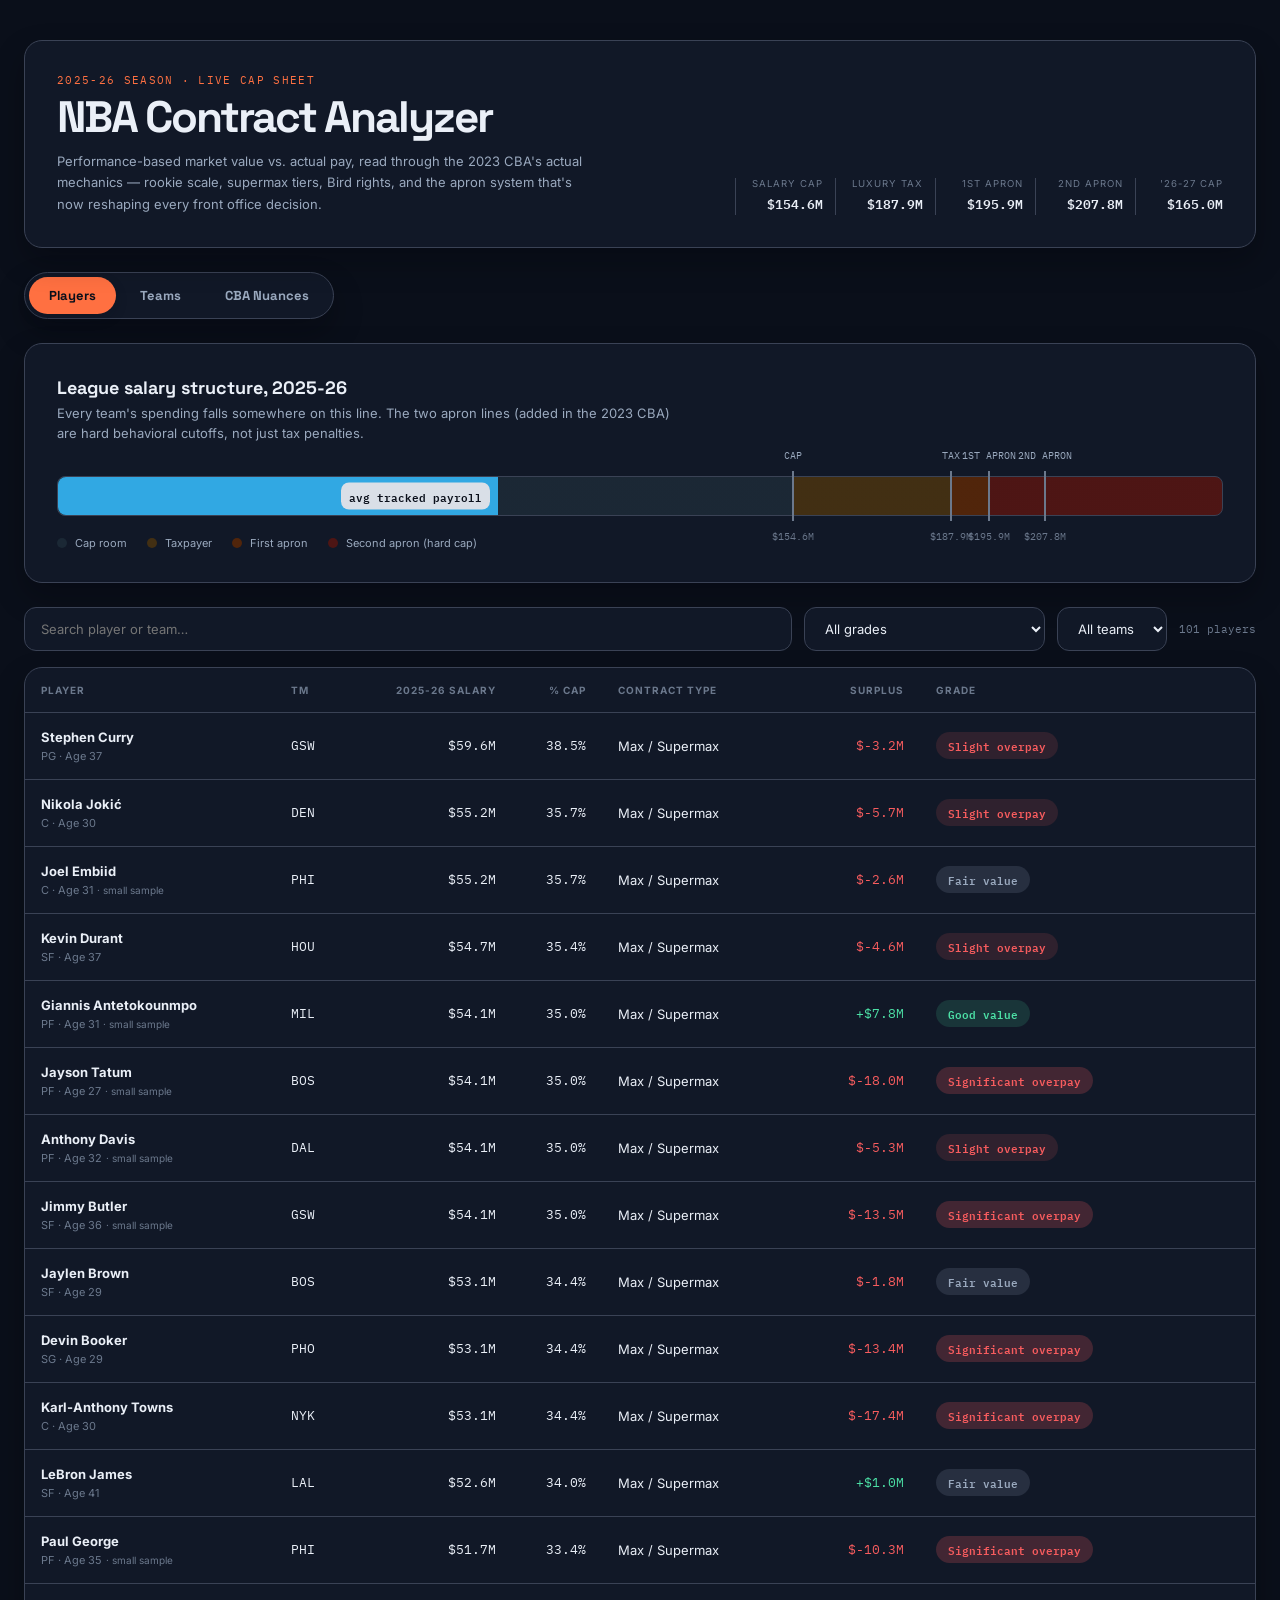
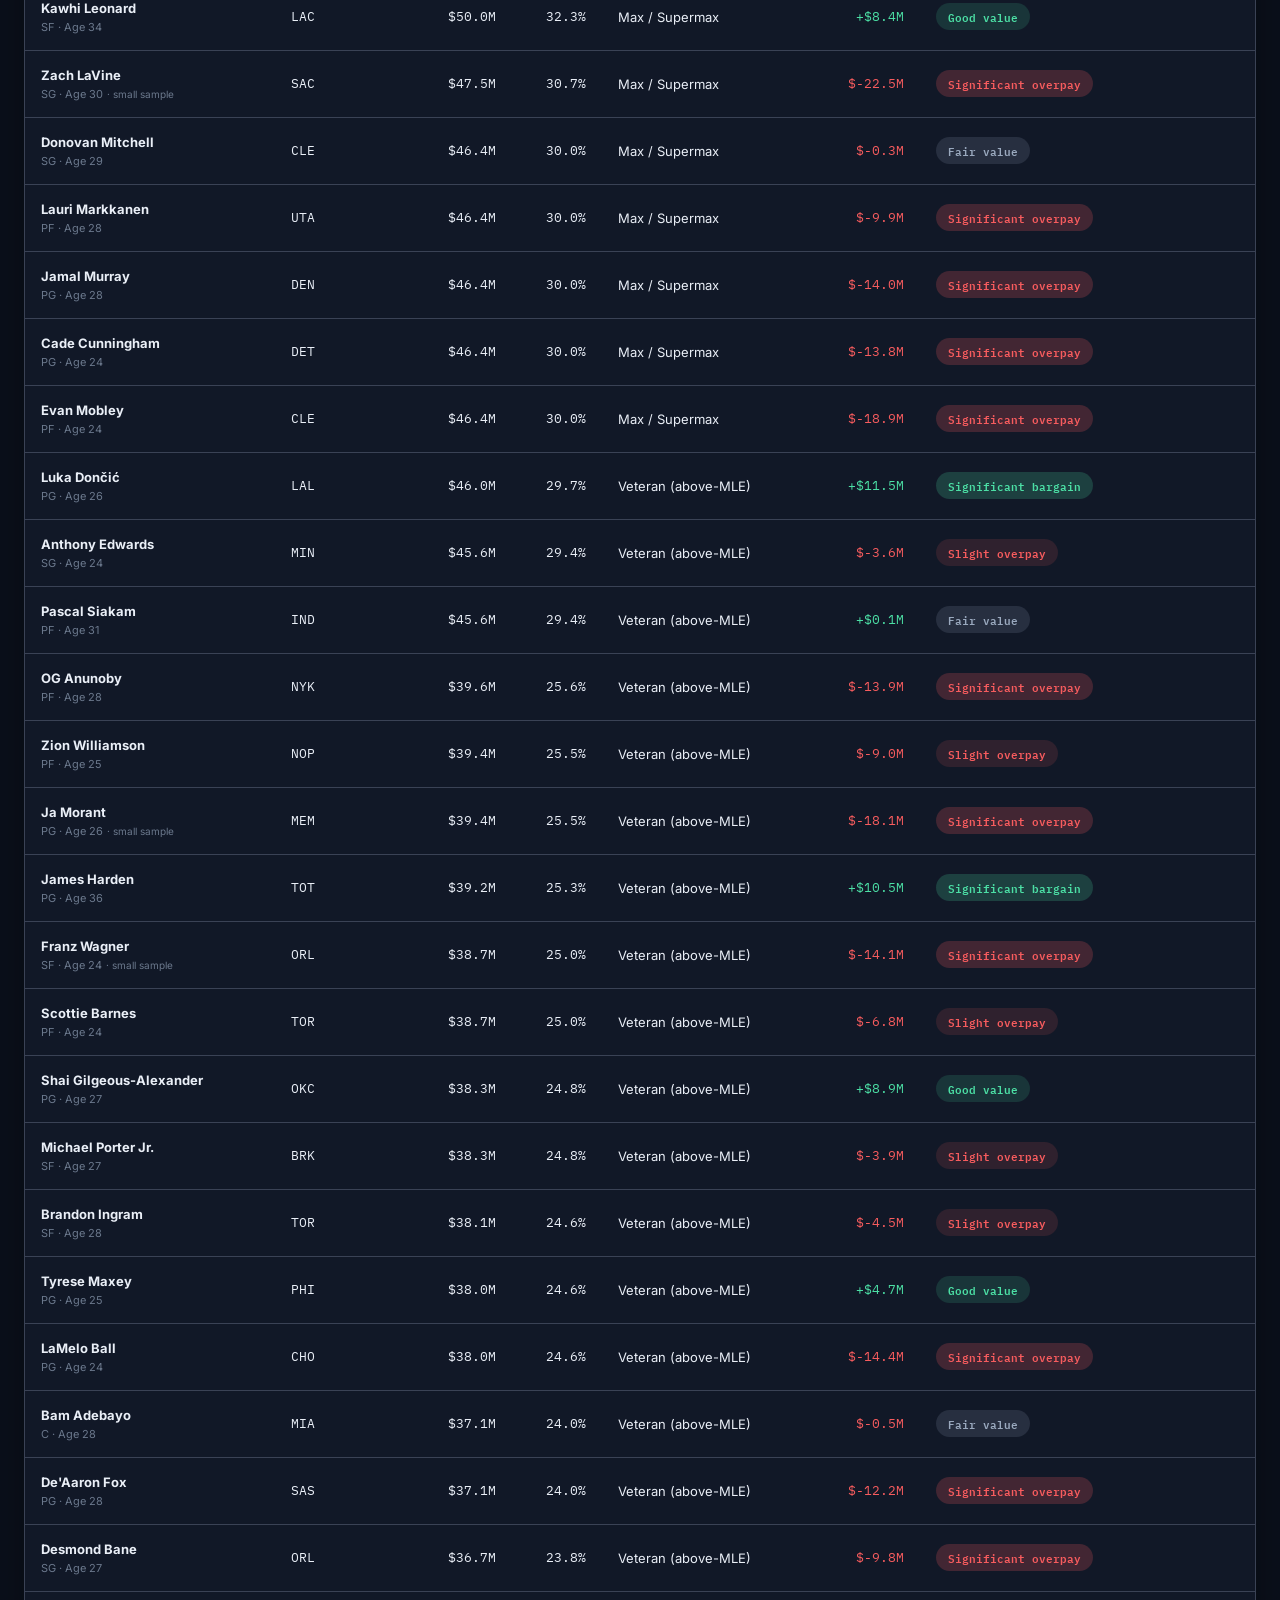
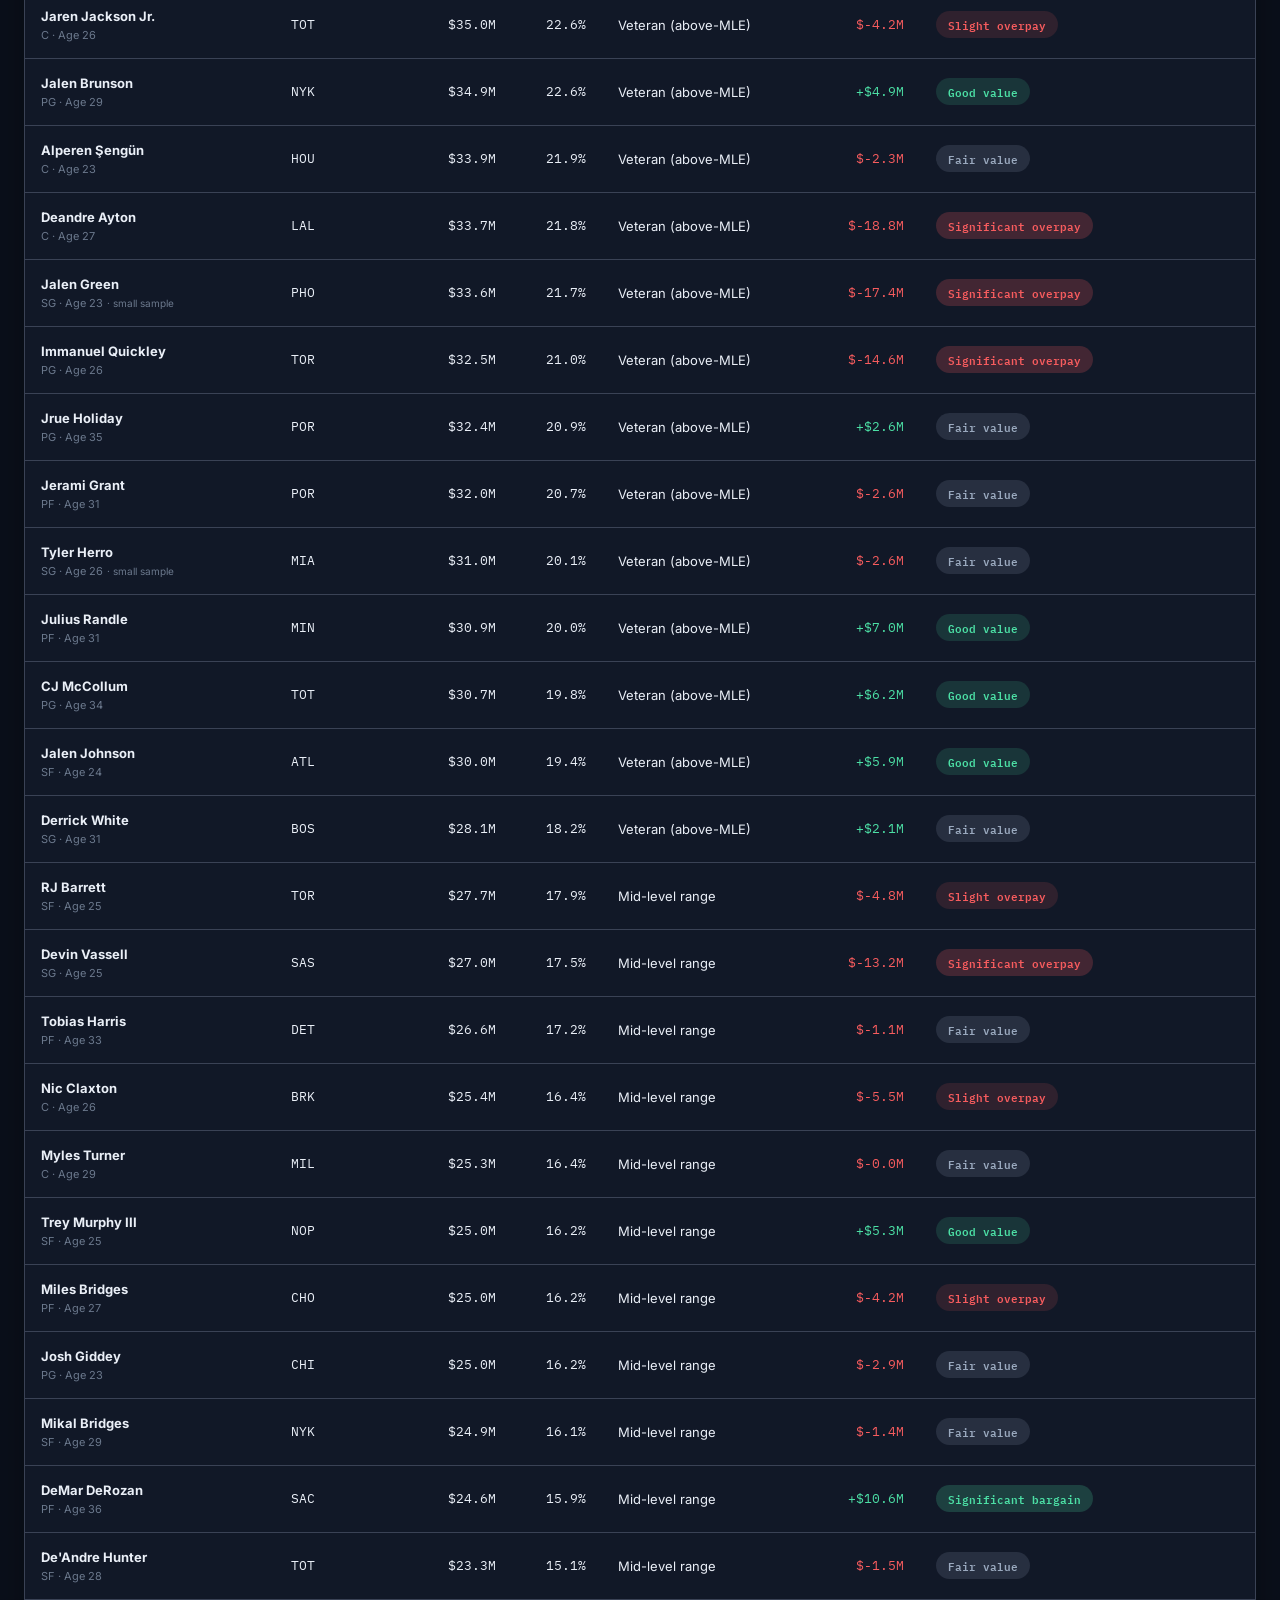
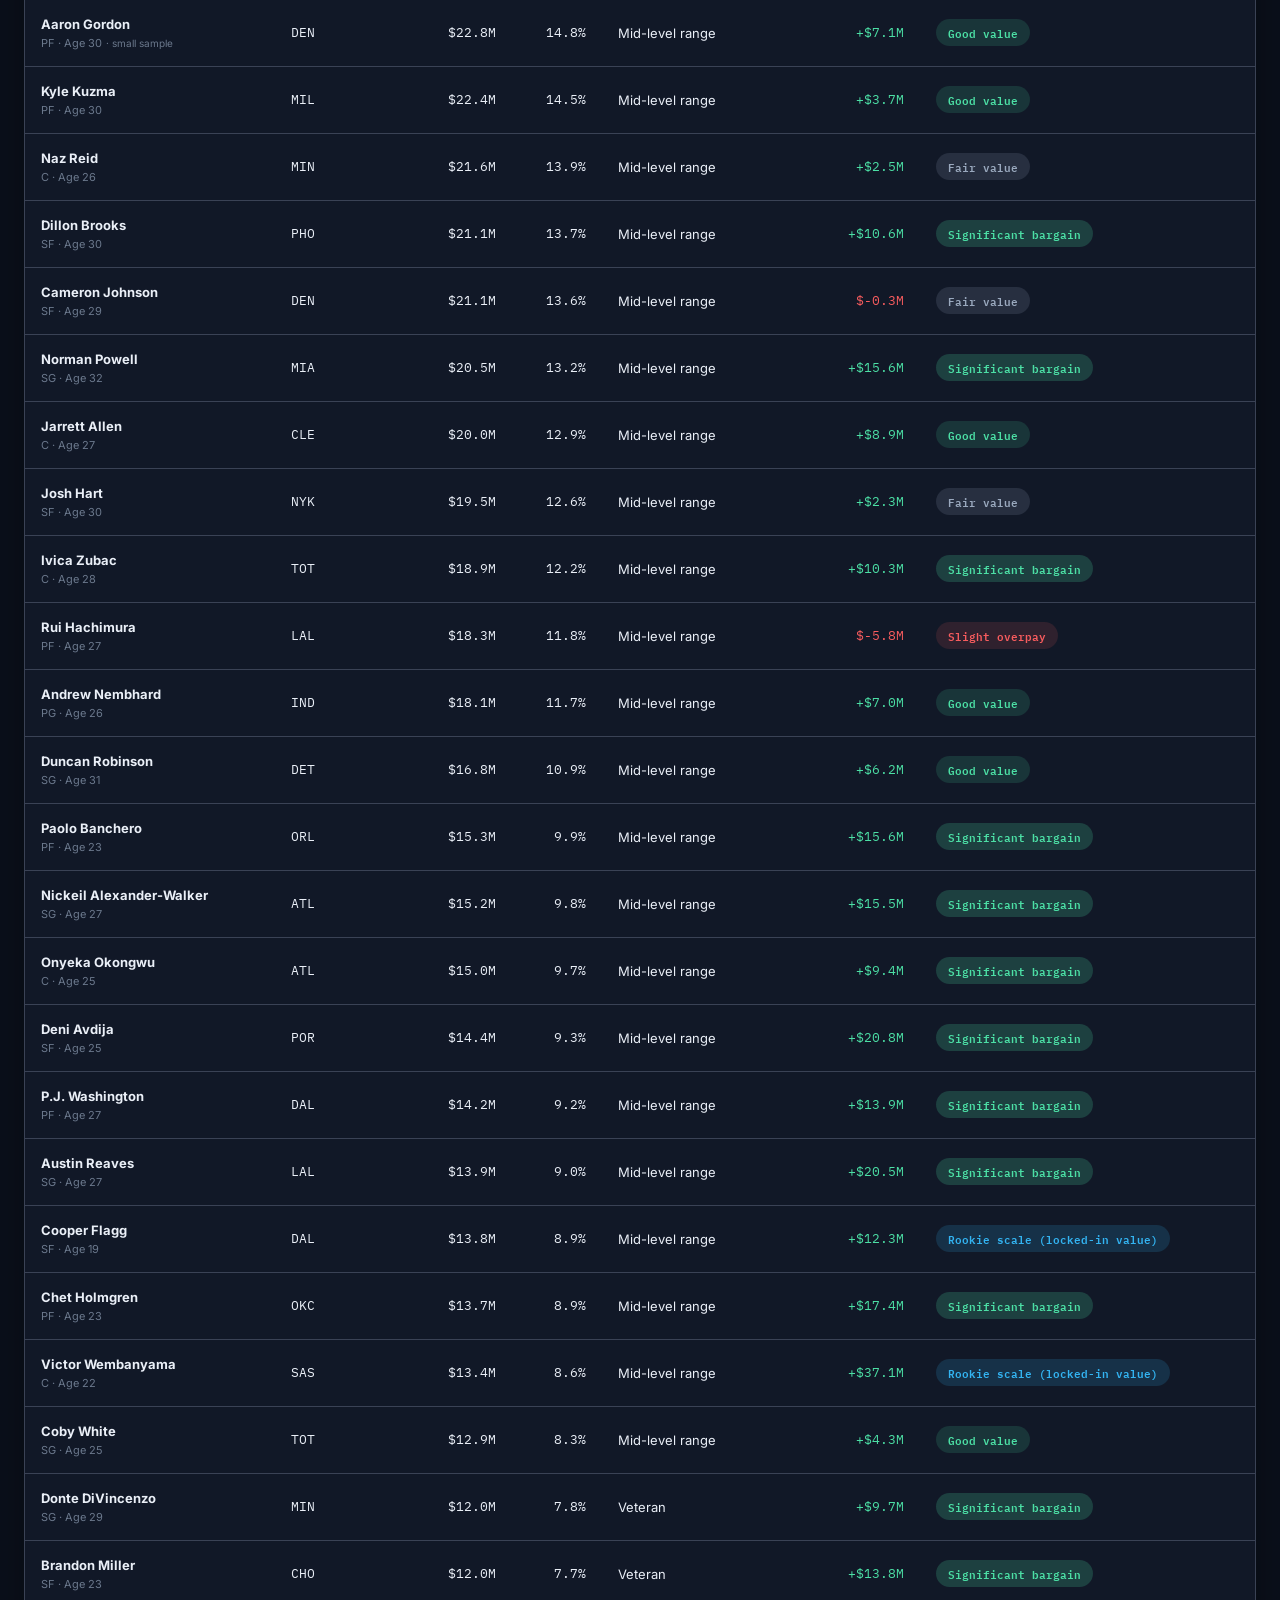
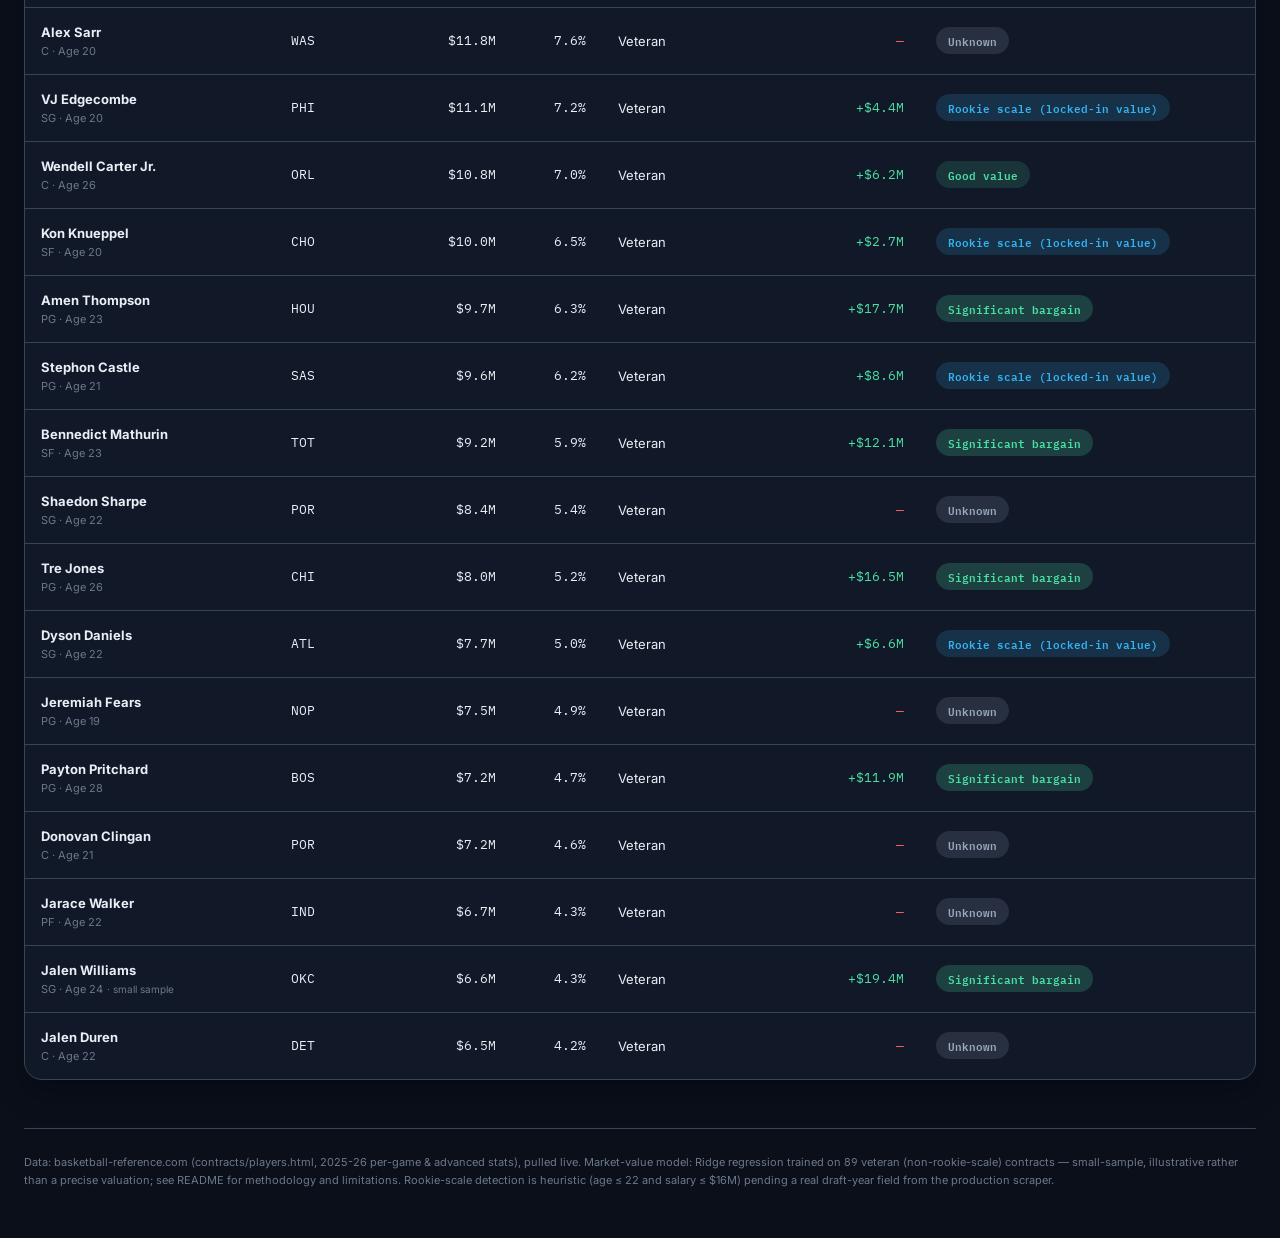
<file: index.html>
<!DOCTYPE html>
<html lang="en">
<head>
<meta charset="UTF-8">
<meta name="viewport" content="width=device-width, initial-scale=1.0">
<title>NBA Contract Analyzer — 2025-26</title>
<link rel="preconnect" href="https://fonts.googleapis.com">
<link href="https://fonts.googleapis.com/css2?family=Space+Grotesk:wght@500;600;700&family=Inter:wght@400;500;600;700&family=IBM+Plex+Mono:wght@400;500;600&display=swap" rel="stylesheet">
<link rel="stylesheet" href="tokens.css">
<style>
  /* Hallmark · macrostructure: Workbench · genre: playful · tone: playful · theme: Hum · anchor hue: coral · enrichment: none · nav: N13 · footer: Ft5 · contrast: pass (40–41) · slop: pass (42–45) · honest: pass (46) · chrome: pass (47) · tokens: pass (48) · responsive: pass (49) · mobile: pass (34, 49–57) */
  /* Hallmark · pre-emit critique: P4 H5 E5 S4 R4 V4 */
  :root{--bg:var(--color-ink);--panel:var(--color-ink-soft);--panel-2:var(--color-surface);--border:var(--color-line);--text:var(--color-text);--text-dim:var(--color-text-muted);--text-faint:var(--color-text-faint);--amber:var(--color-coral);--emerald:var(--color-mint);--red:var(--color-rose);--blue:var(--color-sky);--violet:var(--color-violet);--gauge-room:var(--color-gauge-room);--gauge-tax:var(--color-gauge-tax);--gauge-apron-one:var(--color-gauge-apron-one);--gauge-apron-two:var(--color-gauge-apron-two);}
  *{box-sizing:border-box;}
  html,body{margin:0;padding:0;min-width:0;overflow-x:clip;background:var(--bg);color:var(--text);font-family:var(--font-body);-webkit-font-smoothing:antialiased;}
  body{min-height:100vh;}
  ::selection{background:var(--amber);color:var(--color-ink);}
  .mono{font-family:var(--font-mono);}.display{font-family:var(--font-display);}a{color:inherit;}
  :focus-visible{outline:3px solid var(--color-focus);outline-offset:3px;}
  ::-webkit-scrollbar{width:10px;height:10px;}::-webkit-scrollbar-track{background:var(--bg);}::-webkit-scrollbar-thumb{background:var(--border);border-radius:var(--radius-pill);}
  .shell{max-width:1360px;margin:0 auto;padding:clamp(var(--space-4),4vw,var(--space-10)) clamp(var(--space-4),4vw,var(--space-6)) var(--space-12);}
  header.top{position:relative;display:flex;justify-content:space-between;align-items:flex-end;flex-wrap:wrap;gap:var(--space-6);margin-bottom:var(--space-6);padding:var(--space-8);overflow:hidden;background:var(--panel);border:var(--rule) solid var(--border);border-radius:var(--radius-lg);box-shadow:var(--shadow-card);}
  .brand-eyebrow{position:relative;z-index:1;font-family:var(--font-mono);font-size:var(--text-xs);letter-spacing:.12em;text-transform:uppercase;color:var(--amber);margin:0 0 var(--space-2);}
  .brand-title{position:relative;z-index:1;font-family:var(--font-display);font-style:normal;font-weight:700;font-size:var(--text-2xl);line-height:1;letter-spacing:-.045em;margin:0;min-width:0;overflow-wrap:anywhere;}
  .brand-sub{position:relative;z-index:1;color:var(--text-dim);font-size:var(--text-sm);margin:var(--space-3) 0 0;max-width:66ch;line-height:1.65;}
  .top-stats{position:relative;z-index:1;display:flex;gap:var(--space-3);flex-wrap:wrap;justify-content:flex-end;}.top-stat{min-width:5.5rem;text-align:right;padding-left:var(--space-3);border-left:var(--rule) solid var(--border);}.top-stat .label{font-size:.6rem;text-transform:uppercase;letter-spacing:.1em;color:var(--text-faint);margin-bottom:var(--space-1);}.top-stat .value{font-family:var(--font-mono);font-size:var(--text-sm);font-weight:600;}
  .tabs{display:flex;gap:var(--space-1);margin:0 0 var(--space-6);padding:var(--space-1);width:fit-content;max-width:100%;background:var(--panel);border:var(--rule) solid var(--border);border-radius:var(--radius-pill);box-shadow:var(--shadow-card);}
  .tab-btn{font-family:var(--font-display);font-weight:700;font-size:var(--text-sm);line-height:1;white-space:nowrap;padding:var(--space-3) var(--space-5);border-radius:var(--radius-pill);border:none;background:transparent;color:var(--text-dim);cursor:pointer;transition:transform var(--dur-fast) var(--ease-out),background var(--dur-base) var(--ease-out),color var(--dur-base) var(--ease-out);}.tab-btn.active{background:var(--color-accent);color:var(--color-accent-ink);box-shadow:0 5px 12px var(--color-ink-tint);}.tab-btn:not(.active):hover{color:var(--text);transform:translateY(-1px);}.tab-btn:active{transform:translateY(1px);}.tab-btn:disabled,input:disabled,select:disabled{opacity:.55;cursor:not-allowed;background:var(--panel-2);}
  .panel{display:none;}.panel.active{display:block;animation:panel-in var(--dur-base) var(--ease-out) both;}@keyframes panel-in{from{opacity:0;transform:translateY(6px)}to{opacity:1;transform:translateY(0)}}
  .gauge-wrap{background:var(--panel);border:var(--rule) solid var(--border);border-radius:var(--radius-lg);padding:var(--space-8);margin-bottom:var(--space-6);box-shadow:var(--shadow-card);}.gauge-title{font-family:var(--font-display);font-weight:700;font-size:var(--text-lg);margin:0 0 var(--space-1);}.gauge-sub{color:var(--text-dim);font-size:var(--text-sm);margin:0 0 var(--space-8);line-height:1.55;max-width:78ch;}
  .gauge-track{position:relative;height:34px;border-radius:8px;overflow:visible;background:linear-gradient(90deg,
      var(--gauge-room) 0%, var(--gauge-room) var(--p-cap),var(--gauge-tax) var(--p-cap), var(--gauge-tax) var(--p-tax),var(--gauge-apron-one) var(--p-tax), var(--gauge-apron-one) var(--p-a1),var(--gauge-apron-two) var(--p-a1), var(--gauge-apron-two) 100%);
    border:1px solid var(--border);
  }
  .gauge-marker{position:absolute;top:-6px;bottom:-6px;width:2px;background:var(--text-faint);}.gauge-marker .tag,.gauge-marker .amt{position:absolute;left:50%;transform:translateX(-50%);font-family:var(--font-mono);font-size:.625rem;white-space:nowrap;}.gauge-marker .tag{top:-22px;color:var(--text-dim);}.gauge-marker .amt{bottom:-22px;color:var(--text-faint);}.gauge-fill{position:absolute;top:0;bottom:0;left:0;border-radius:var(--radius-sm) 0 0 var(--radius-sm);background:var(--blue);opacity:.92;}.gauge-fill-label{position:absolute;right:var(--space-2);top:50%;transform:translateY(-50%);font-family:var(--font-mono);font-size:var(--text-xs);font-weight:600;color:var(--color-ink);background:var(--color-text);padding:var(--space-1) var(--space-2);border-radius:var(--radius-sm);}.legend-row{display:flex;gap:var(--space-5);margin-top:var(--space-5);flex-wrap:wrap;}.legend-item{display:flex;align-items:center;gap:var(--space-2);font-size:var(--text-xs);color:var(--text-dim);}.legend-dot{width:.625rem;height:.625rem;border-radius:var(--radius-sm);}
  .controls{display:flex;gap:var(--space-3);flex-wrap:wrap;margin-bottom:var(--space-4);align-items:center;}input[type=text],select{min-height:2.75rem;background:var(--panel);border:var(--rule) solid var(--border);color:var(--text);padding:var(--space-3) var(--space-4);border-radius:var(--radius-md);font-family:var(--font-body);font-size:var(--text-sm);outline:none;transition:border-color var(--dur-fast) var(--ease-out),background var(--dur-fast) var(--ease-out);}input[type=text]{min-width:min(100%,16rem);flex:1 1 16rem;}input[type=text]:hover,select:hover{border-color:var(--text-faint);}input[type=text]:focus,select:focus{border-color:var(--amber);background:var(--color-surface);} .result-count{color:var(--text-faint);font-size:var(--text-xs);margin-left:auto;font-family:var(--font-mono);white-space:nowrap;}
  table{width:100%;border-collapse:separate;border-spacing:0;background:var(--panel);border:var(--rule) solid var(--border);border-radius:var(--radius-lg);overflow:hidden;box-shadow:var(--shadow-card);}thead th{text-align:left;font-size:.625rem;text-transform:uppercase;letter-spacing:.1em;color:var(--text-faint);padding:var(--space-4);border-bottom:var(--rule) solid var(--border);cursor:pointer;user-select:none;white-space:nowrap;}thead th:hover{color:var(--text);}thead th.sorted{color:var(--amber);}tbody td{padding:var(--space-4);border-bottom:var(--rule) solid var(--border);font-size:var(--text-sm);vertical-align:middle;}tbody tr{cursor:pointer;transition:background var(--dur-fast) var(--ease-out),transform var(--dur-fast) var(--ease-out);}tbody tr:hover{background:var(--panel-2);}tbody tr:last-child td{border-bottom:none;}
  tbody tr:last-child td{border-bottom:none;}
  .player-name{font-weight:700;}.player-meta{color:var(--text-faint);font-size:var(--text-xs);margin-top:var(--space-1);}.num{font-family:var(--font-mono);}
  .right{text-align:right;}
  .chip{display:inline-block;padding:var(--space-1) var(--space-3);border-radius:var(--radius-pill);font-size:var(--text-xs);font-weight:600;font-family:var(--font-mono);white-space:nowrap;}.chip-bargain2{background:var(--color-mint-tint-strong);color:var(--emerald);}.chip-bargain{background:var(--color-mint-tint);color:var(--emerald);}.chip-fair{background:var(--color-neutral-tint);color:var(--text-dim);}.chip-overpay{background:var(--color-rose-tint);color:var(--red);}.chip-overpay2{background:var(--color-rose-tint-strong);color:var(--red);}.chip-rookie{background:var(--color-sky-tint);color:var(--blue);}.caveat-flag{color:var(--text-faint);font-size:.625rem;margin-left:var(--space-1);}
  .modal-bg{display:none;position:fixed;inset:0;background:var(--color-scrim);backdrop-filter:blur(8px);z-index:50;align-items:center;justify-content:center;padding:var(--space-4);}.modal-bg.open{display:flex;}.modal{background:var(--panel);border:var(--rule) solid var(--border);border-radius:var(--radius-lg);box-shadow:var(--shadow-lift);max-width:640px;width:100%;max-height:88vh;overflow-y:auto;padding:var(--space-8);position:relative;}.modal-close{position:absolute;top:var(--space-4);right:var(--space-4);background:var(--panel-2);border:var(--rule) solid var(--border);color:var(--text-dim);width:2.75rem;height:2.75rem;border-radius:var(--radius-md);cursor:pointer;font-size:var(--text-base);}.modal-close:hover{color:var(--text);background:var(--color-surface-raised);}.modal h2{font-family:var(--font-display);font-style:normal;margin:0 0 var(--space-1);font-size:var(--text-xl);}.modal .sub{color:var(--text-dim);font-size:var(--text-sm);margin-bottom:var(--space-6);line-height:1.55;}.stat-grid{display:grid;grid-template-columns:repeat(4,minmax(0,1fr));gap:var(--space-3);margin-bottom:var(--space-6);}.stat-box,.vc-box{background:var(--panel-2);border:var(--rule) solid var(--border);border-radius:var(--radius-md);padding:var(--space-3);}.stat-box .l,.vc-box .l{font-size:.6rem;text-transform:uppercase;color:var(--text-faint);letter-spacing:.07em;}.stat-box .v,.vc-box .v{font-family:var(--font-mono);font-size:var(--text-lg);font-weight:600;margin-top:var(--space-1);}.section-label{font-family:var(--font-display);font-size:var(--text-sm);font-weight:700;text-transform:uppercase;letter-spacing:.06em;color:var(--text-dim);margin:var(--space-6) 0 var(--space-3);}.timeline{display:flex;flex-direction:column;gap:var(--space-2);}.timeline-row{display:grid;grid-template-columns:4rem minmax(0,1fr) 5.625rem;align-items:center;gap:var(--space-3);}.timeline-year,.timeline-amt{font-family:var(--font-mono);font-size:var(--text-xs);}.timeline-year{color:var(--text-dim);}.timeline-amt{text-align:right;}.timeline-bar-bg{background:var(--panel-2);border-radius:var(--radius-sm);height:1.125rem;overflow:hidden;border:var(--rule) solid var(--border);}.timeline-bar-fill,.team-mini-fill{height:100%;background:var(--blue);border-radius:var(--radius-sm) 0 0 var(--radius-sm);}.value-compare{display:flex;gap:var(--space-3);}.vc-box{flex:1;text-align:center;}.vc-box .v{font-size:var(--text-xl);}.grade-banner{margin-top:var(--space-4);padding:var(--space-3) var(--space-4);border-radius:var(--radius-md);font-size:var(--text-sm);line-height:1.55;}.note{color:var(--text-faint);font-size:var(--text-xs);margin-top:var(--space-4);line-height:1.65;}
  .team-grid{display:grid;grid-template-columns:repeat(auto-fill,minmax(min(100%,18rem),1fr));gap:var(--space-4);}.team-card{background:var(--panel);border:var(--rule) solid var(--border);border-radius:var(--radius-lg);padding:var(--space-5);cursor:pointer;box-shadow:var(--shadow-card);transition:transform var(--dur-fast) var(--ease-out),border-color var(--dur-fast) var(--ease-out),box-shadow var(--dur-fast) var(--ease-out);}.team-card:hover{border-color:var(--amber);transform:translateY(-2px);box-shadow:var(--shadow-lift);}.team-card .tname{font-family:var(--font-display);font-weight:700;font-size:var(--text-lg);}.team-card .tstatus{font-size:var(--text-xs);margin-top:var(--space-1);}.team-mini-gauge{height:.5rem;border-radius:var(--radius-pill);background:var(--panel-2);margin-top:var(--space-4);overflow:hidden;position:relative;border:var(--rule) solid var(--border);}.team-payroll{font-family:var(--font-mono);font-size:var(--text-sm);margin-top:var(--space-3);}.team-exceptions{margin-top:var(--space-2);font-size:var(--text-xs);color:var(--text-faint);line-height:1.5;}.glossary{display:grid;grid-template-columns:repeat(auto-fit,minmax(min(100%,17.5rem),1fr));gap:var(--space-4);}.gloss-card{background:var(--panel);border:var(--rule) solid var(--border);border-radius:var(--radius-lg);padding:var(--space-5);box-shadow:var(--shadow-card);}.gloss-card h3{font-family:var(--font-display);font-style:normal;font-size:var(--text-base);margin:0 0 var(--space-2);color:var(--amber);}.gloss-card p{font-size:var(--text-sm);color:var(--text-dim);line-height:1.65;margin:0;}footer{margin-top:var(--space-12);padding:var(--space-6) 0 0;border-top:var(--rule) solid var(--border);color:var(--text-faint);font-size:var(--text-xs);line-height:1.7;}
  @media (max-width:48rem){header.top{align-items:flex-start;}.top-stats{justify-content:flex-start;}.top-stat{text-align:left;}.stat-grid{grid-template-columns:repeat(2,minmax(0,1fr));}.value-compare{flex-wrap:wrap;}.vc-box{min-width:calc(50% - var(--space-2));}}
  @media (max-width:40rem){.shell{padding-inline:var(--space-4);}.tabs{width:100%;}.tab-btn{flex:1;min-height:2.75rem;padding-inline:var(--space-2);font-size:var(--text-xs);}.gauge-wrap{padding:var(--space-5);}.gauge-marker .tag,.gauge-marker .amt{display:none;}.result-count{margin-left:0;width:100%;}.modal{padding:var(--space-5);}.timeline-row{grid-template-columns:3.5rem minmax(0,1fr);}.timeline-amt{grid-column:2;text-align:left;}.stat-grid{gap:var(--space-2);}.stat-box .v{font-size:var(--text-base);}thead th:nth-child(n+5),tbody td:nth-child(n+5){display:none;}}
  @media (prefers-reduced-motion:reduce){*,*::before,*::after{animation-duration:1ms!important;animation-iteration-count:1!important;scroll-behavior:auto!important;transition-duration:1ms!important;}}
</style>
</head>
<body>
<div class="shell">

  <header class="top">
    <div>
      <p class="brand-eyebrow">2025-26 Season · Live Cap Sheet</p>
      <h1 class="brand-title">NBA Contract Analyzer</h1>
      <p class="brand-sub">Performance-based market value vs. actual pay, read through the 2023 CBA's actual mechanics — rookie scale, supermax tiers, Bird rights, and the apron system that's now reshaping every front office decision.</p>
    </div>
    <div class="top-stats" id="topStats"></div>
  </header>

  <div class="tabs">
    <button class="tab-btn active" data-tab="players">Players</button>
    <button class="tab-btn" data-tab="teams">Teams</button>
    <button class="tab-btn" data-tab="nuances">CBA Nuances</button>
  </div>

  <!-- PLAYERS PANEL -->
  <div class="panel active" id="panel-players">
    <div class="gauge-wrap">
      <p class="gauge-title">League salary structure, 2025-26</p>
      <p class="gauge-sub">Every team's spending falls somewhere on this line. The two apron lines (added in the 2023 CBA) are hard behavioral cutoffs, not just tax penalties.</p>
      <div id="leagueGauge"></div>
    </div>

    <div class="controls">
      <input type="text" id="searchBox" placeholder="Search player or team…">
      <select id="gradeFilter">
        <option value="">All grades</option>
      </select>
      <select id="teamFilter">
        <option value="">All teams</option>
      </select>
      <span class="result-count" id="resultCount"></span>
    </div>

    <table>
      <thead>
        <tr>
          <th data-key="player">Player</th>
          <th data-key="team">Tm</th>
          <th data-key="salary_2025_26" class="right">2025-26 Salary</th>
          <th data-key="cap_pct" class="right">% Cap</th>
          <th data-key="type">Contract Type</th>
          <th data-key="surplus_value" class="right">Surplus</th>
          <th data-key="grade">Grade</th>
        </tr>
      </thead>
      <tbody id="playerRows"></tbody>
    </table>
  </div>

  <!-- TEAMS PANEL -->
  <div class="panel" id="panel-teams">
    <p class="note" style="margin-bottom:18px;">Coverage note: this dataset tracks ~100 of the league's highest-minute, highest-salary players (the ones that actually move the needle on cap sheets), not all 450+ roster spots. Team totals below are therefore a <strong style="color:var(--text-dim)">partial</strong> payroll — real total payroll and apron status will run higher. The production scraper in <code class="mono">scrapers/</code> pulls full team pages to close this gap.</p>
    <div class="team-grid" id="teamGrid"></div>
  </div>

  <!-- NUANCES PANEL -->
  <div class="panel" id="panel-nuances">
    <p class="note" style="margin-bottom:18px;font-size:13px;">This is the part the 2022 version of this project never modeled at all — it only ever compared stats to a single salary number. Here's what actually governs what a player can be paid and how a team can build around them.</p>
    <div class="glossary" id="glossaryGrid"></div>
  </div>

  <footer>
    Data: basketball-reference.com (contracts/players.html, 2025-26 per-game &amp; advanced stats), pulled live.
    Market-value model: Ridge regression trained on <span id="ftrainN" class="mono"></span> veteran (non-rookie-scale) contracts —
    small-sample, illustrative rather than a precise valuation; see README for methodology and limitations.
    Rookie-scale detection is heuristic (age ≤ 22 and salary ≤ $16M) pending a real draft-year field from the production scraper.
  </footer>
</div>

<div class="modal-bg" id="modalBg">
  <div class="modal" id="modalContent"></div>
</div>

<script>
const DATA = {"meta": {"season": "2025-26", "cap": 154647000, "tax": 187895000, "apron1": 195945000, "apron2": 207824000, "next_season": "2026-27", "next_cap": 165000000, "n_players": 101, "n_training_players": 89, "feature_importances": {"ppg": 0.029, "rpg": 0.016, "apg": 0.001, "spg": 0.012, "bpg": 0.013, "ts_pct": 0.003, "usg_pct": 0.025, "WS": -0.005, "VORP": -0.005, "age": 0.034}, "data_source": "basketball-reference.com (contracts/players.html, 2025-26 per-game & advanced stats)", "generated_note": "Snapshot pulled live; full-league refresh requires running scrapers/ locally."}, "players": [{"player": "Luka Don\u010di\u0107", "team": "LAL", "pos": "PG", "age": 26, "stats": {"gp": 64, "ppg": 33.5, "rpg": 7.7, "apg": 8.3, "ts_pct": 0.616, "per": 27.9, "ws": 9.5, "vorp": 6.6, "bpm": 9.3}, "contract": {"salary_2025_26": 45999660.0, "salary_2026_27": 49800000.0, "years_remaining": 4, "total_remaining_value": 207351660.0, "guaranteed_total": 149583660.0, "cap_pct": 0.2974, "type": "Veteran (above-MLE)"}, "valuation": {"predicted_cap_pct": 0.3721, "predicted_aav": 57539128, "surplus_value": 11539468, "grade": "Significant bargain", "small_sample_caveat": false}}, {"player": "Shai Gilgeous-Alexander", "team": "OKC", "pos": "PG", "age": 27, "stats": {"gp": 68, "ppg": 31.1, "rpg": 4.3, "apg": 6.6, "ts_pct": 0.665, "per": 30.8, "ws": 15.2, "vorp": 7.8, "bpm": 11.7}, "contract": {"salary_2025_26": 38333050.0, "salary_2026_27": 40806150.0, "years_remaining": 6, "total_remaining_value": 352441600.0, "guaranteed_total": 276795400.0, "cap_pct": 0.2479, "type": "Veteran (above-MLE)"}, "valuation": {"predicted_cap_pct": 0.3053, "predicted_aav": 47212774, "surplus_value": 8879724, "grade": "Good value", "small_sample_caveat": false}}, {"player": "Anthony Edwards", "team": "MIN", "pos": "SG", "age": 24, "stats": {"gp": 61, "ppg": 28.8, "rpg": 5.0, "apg": 3.7, "ts_pct": 0.617, "per": 21.8, "ws": 6.5, "vorp": 3.5, "bpm": 4.5}, "contract": {"salary_2025_26": 45550512.0, "salary_2026_27": 48924624.0, "years_remaining": 4, "total_remaining_value": 202446720.0, "guaranteed_total": 202446720.0, "cap_pct": 0.2945, "type": "Veteran (above-MLE)"}, "valuation": {"predicted_cap_pct": 0.271, "predicted_aav": 41913927, "surplus_value": -3636585, "grade": "Slight overpay", "small_sample_caveat": false}}, {"player": "Jaylen Brown", "team": "BOS", "pos": "SF", "age": 29, "stats": {"gp": 71, "ppg": 28.7, "rpg": 6.9, "apg": 5.1, "ts_pct": 0.573, "per": 22.0, "ws": 6.9, "vorp": 3.3, "bpm": 3.3}, "contract": {"salary_2025_26": 53142264.0, "salary_2026_27": 57078728.0, "years_remaining": 4, "total_remaining_value": 236187840.0, "guaranteed_total": 236187840.0, "cap_pct": 0.3436, "type": "Max / Supermax"}, "valuation": {"predicted_cap_pct": 0.3318, "predicted_aav": 51309641, "surplus_value": -1832623, "grade": "Fair value", "small_sample_caveat": false}}, {"player": "Tyrese Maxey", "team": "PHI", "pos": "PG", "age": 25, "stats": {"gp": 70, "ppg": 28.3, "rpg": 4.1, "apg": 6.6, "ts_pct": 0.588, "per": 21.9, "ws": 8.7, "vorp": 4.9, "bpm": 5.4}, "contract": {"salary_2025_26": 37958760.0, "salary_2026_27": 40770520.0, "years_remaining": 4, "total_remaining_value": 168705600.0, "guaranteed_total": 168705600.0, "cap_pct": 0.2455, "type": "Veteran (above-MLE)"}, "valuation": {"predicted_cap_pct": 0.2761, "predicted_aav": 42704057, "surplus_value": 4745297, "grade": "Good value", "small_sample_caveat": false}}, {"player": "Donovan Mitchell", "team": "CLE", "pos": "SG", "age": 29, "stats": {"gp": 70, "ppg": 27.9, "rpg": 4.5, "apg": 5.7, "ts_pct": 0.613, "per": 22.9, "ws": 8.2, "vorp": 4.2, "bpm": 5.1}, "contract": {"salary_2025_26": 46394100.0, "salary_2026_27": 50105628.0, "years_remaining": 3, "total_remaining_value": 150316884.0, "guaranteed_total": 96499728.0, "cap_pct": 0.3, "type": "Max / Supermax"}, "valuation": {"predicted_cap_pct": 0.2978, "predicted_aav": 46053429, "surplus_value": -340671, "grade": "Fair value", "small_sample_caveat": false}}, {"player": "Kawhi Leonard", "team": "LAC", "pos": "SF", "age": 34, "stats": {"gp": 65, "ppg": 27.9, "rpg": 6.4, "apg": 3.6, "ts_pct": 0.629, "per": 27.9, "ws": 9.2, "vorp": 5.3, "bpm": 8.0}, "contract": {"salary_2025_26": 50000000.0, "salary_2026_27": 50300000.0, "years_remaining": 2, "total_remaining_value": 100300000.0, "guaranteed_total": 100300000.0, "cap_pct": 0.3233, "type": "Max / Supermax"}, "valuation": {"predicted_cap_pct": 0.3775, "predicted_aav": 58380239, "surplus_value": 8380239, "grade": "Good value", "small_sample_caveat": false}}, {"player": "Nikola Joki\u0107", "team": "DEN", "pos": "C", "age": 30, "stats": {"gp": 65, "ppg": 27.7, "rpg": 12.9, "apg": 10.7, "ts_pct": 0.67, "per": 32.3, "ws": 14.9, "vorp": 9.2, "bpm": 14.2}, "contract": {"salary_2025_26": 55224526.0, "salary_2026_27": 59033114.0, "years_remaining": 3, "total_remaining_value": 177099342.0, "guaranteed_total": 114257640.0, "cap_pct": 0.3571, "type": "Max / Supermax"}, "valuation": {"predicted_cap_pct": 0.32, "predicted_aav": 49480509, "surplus_value": -5744017, "grade": "Slight overpay", "small_sample_caveat": false}}, {"player": "Giannis Antetokounmpo", "team": "MIL", "pos": "PF", "age": 31, "stats": {"gp": 36, "ppg": 27.6, "rpg": 9.8, "apg": 5.4, "ts_pct": 0.658, "per": 32.6, "ws": 5.0, "vorp": 3.0, "bpm": 9.5}, "contract": {"salary_2025_26": 54126450.0, "salary_2026_27": 58456566.0, "years_remaining": 3, "total_remaining_value": 175369698.0, "guaranteed_total": 112583016.0, "cap_pct": 0.35, "type": "Max / Supermax"}, "valuation": {"predicted_cap_pct": 0.4006, "predicted_aav": 61957185, "surplus_value": 7830735, "grade": "Good value", "small_sample_caveat": true}}, {"player": "Joel Embiid", "team": "PHI", "pos": "C", "age": 31, "stats": {"gp": 38, "ppg": 26.9, "rpg": 7.7, "apg": 3.9, "ts_pct": 0.605, "per": 24.7, "ws": 4.1, "vorp": 2.1, "bpm": 4.9}, "contract": {"salary_2025_26": 55224526.0, "salary_2026_27": 58100000.0, "years_remaining": 4, "total_remaining_value": 243468526.0, "guaranteed_total": 176072526.0, "cap_pct": 0.3571, "type": "Max / Supermax"}, "valuation": {"predicted_cap_pct": 0.3401, "predicted_aav": 52590188, "surplus_value": -2634338, "grade": "Fair value", "small_sample_caveat": true}}, {"player": "Lauri Markkanen", "team": "UTA", "pos": "PF", "age": 28, "stats": {"gp": 42, "ppg": 26.7, "rpg": 6.9, "apg": 2.1, "ts_pct": null, "per": null, "ws": null, "vorp": null, "bpm": null}, "contract": {"salary_2025_26": 46394100.0, "salary_2026_27": 46113154.0, "years_remaining": 4, "total_remaining_value": 195868144.0, "guaranteed_total": 195868144.0, "cap_pct": 0.3, "type": "Max / Supermax"}, "valuation": {"predicted_cap_pct": 0.2358, "predicted_aav": 36471539, "surplus_value": -9922561, "grade": "Significant overpay", "small_sample_caveat": false}}, {"player": "Stephen Curry", "team": "GSW", "pos": "PG", "age": 37, "stats": {"gp": 43, "ppg": 26.6, "rpg": 3.6, "apg": 4.7, "ts_pct": 0.637, "per": 22.6, "ws": 4.1, "vorp": 2.5, "bpm": 5.4}, "contract": {"salary_2025_26": 59606817.0, "salary_2026_27": 62587158.0, "years_remaining": 2, "total_remaining_value": 122193975.0, "guaranteed_total": 122193975.0, "cap_pct": 0.3854, "type": "Max / Supermax"}, "valuation": {"predicted_cap_pct": 0.3646, "predicted_aav": 56385224, "surplus_value": -3221593, "grade": "Slight overpay", "small_sample_caveat": false}}, {"player": "Devin Booker", "team": "PHO", "pos": "SG", "age": 29, "stats": {"gp": 64, "ppg": 26.1, "rpg": 3.9, "apg": 6.0, "ts_pct": 0.585, "per": 20.4, "ws": 6.5, "vorp": 2.3, "bpm": 2.2}, "contract": {"salary_2025_26": 53142264.0, "salary_2026_27": 57078728.0, "years_remaining": 5, "total_remaining_value": 304493364.0, "guaranteed_total": 235302136.0, "cap_pct": 0.3436, "type": "Max / Supermax"}, "valuation": {"predicted_cap_pct": 0.2567, "predicted_aav": 39698768, "surplus_value": -13443496, "grade": "Significant overpay", "small_sample_caveat": false}}, {"player": "Kevin Durant", "team": "HOU", "pos": "SF", "age": 37, "stats": {"gp": 78, "ppg": 26.0, "rpg": 5.5, "apg": 4.8, "ts_pct": 0.641, "per": 21.1, "ws": 10.7, "vorp": 4.7, "bpm": 4.5}, "contract": {"salary_2025_26": 54708609.0, "salary_2026_27": 43902439.0, "years_remaining": 3, "total_remaining_value": 144708609.0, "guaranteed_total": 98611048.0, "cap_pct": 0.3538, "type": "Max / Supermax"}, "valuation": {"predicted_cap_pct": 0.3241, "predicted_aav": 50120660, "surplus_value": -4587949, "grade": "Slight overpay", "small_sample_caveat": false}}, {"player": "Jalen Brunson", "team": "NYK", "pos": "PG", "age": 29, "stats": {"gp": 74, "ppg": 26.0, "rpg": 3.3, "apg": 6.8, "ts_pct": 0.58, "per": 20.1, "ws": 8.8, "vorp": 3.3, "bpm": 3.1}, "contract": {"salary_2025_26": 34944001.0, "salary_2026_27": 37739521.0, "years_remaining": 4, "total_remaining_value": 156549124.0, "guaranteed_total": 113218563.0, "cap_pct": 0.226, "type": "Veteran (above-MLE)"}, "valuation": {"predicted_cap_pct": 0.2578, "predicted_aav": 39861066, "surplus_value": 4917065, "grade": "Good value", "small_sample_caveat": false}}, {"player": "Jamal Murray", "team": "DEN", "pos": "PG", "age": 28, "stats": {"gp": 75, "ppg": 25.4, "rpg": 4.4, "apg": 7.1, "ts_pct": 0.622, "per": 21.8, "ws": 9.5, "vorp": 4.1, "bpm": 4.1}, "contract": {"salary_2025_26": 46394100.0, "salary_2026_27": 50105628.0, "years_remaining": 4, "total_remaining_value": 207845568.0, "guaranteed_total": 207845568.0, "cap_pct": 0.3, "type": "Max / Supermax"}, "valuation": {"predicted_cap_pct": 0.2097, "predicted_aav": 32425520, "surplus_value": -13968580, "grade": "Significant overpay", "small_sample_caveat": false}}, {"player": "Victor Wembanyama", "team": "SAS", "pos": "C", "age": 22, "stats": {"gp": 64, "ppg": 25.0, "rpg": 11.5, "apg": 3.1, "ts_pct": 0.626, "per": 29.9, "ws": 10.0, "vorp": 6.0, "bpm": 10.7}, "contract": {"salary_2025_26": 13376880.0, "salary_2026_27": 16868246.0, "years_remaining": 2, "total_remaining_value": 30245126.0, "guaranteed_total": 30245126.0, "cap_pct": 0.0865, "type": "Mid-level range"}, "valuation": {"predicted_cap_pct": 0.3262, "predicted_aav": 50438298, "surplus_value": 37061418, "grade": "Rookie scale (locked-in value)", "small_sample_caveat": false}}, {"player": "Michael Porter Jr.", "team": "BRK", "pos": "SF", "age": 27, "stats": {"gp": 52, "ppg": 24.2, "rpg": 7.1, "apg": 3.0, "ts_pct": null, "per": null, "ws": null, "vorp": null, "bpm": null}, "contract": {"salary_2025_26": 38333050.0, "salary_2026_27": 40806150.0, "years_remaining": 2, "total_remaining_value": 79139200.0, "guaranteed_total": 50333050.0, "cap_pct": 0.2479, "type": "Veteran (above-MLE)"}, "valuation": {"predicted_cap_pct": 0.2227, "predicted_aav": 34443429, "surplus_value": -3889621, "grade": "Slight overpay", "small_sample_caveat": false}}, {"player": "Deni Avdija", "team": "POR", "pos": "SF", "age": 25, "stats": {"gp": 66, "ppg": 24.2, "rpg": 6.9, "apg": 6.7, "ts_pct": 0.6, "per": 20.3, "ws": 7.0, "vorp": 3.5, "bpm": 4.3}, "contract": {"salary_2025_26": 14375000.0, "salary_2026_27": 13125000.0, "years_remaining": 3, "total_remaining_value": 39375000.0, "guaranteed_total": 39375000.0, "cap_pct": 0.093, "type": "Mid-level range"}, "valuation": {"predicted_cap_pct": 0.2273, "predicted_aav": 35150902, "surplus_value": 20775902, "grade": "Significant bargain", "small_sample_caveat": false}}, {"player": "Pascal Siakam", "team": "IND", "pos": "PF", "age": 31, "stats": {"gp": 62, "ppg": 24.0, "rpg": 6.6, "apg": 3.8, "ts_pct": 0.562, "per": 18.6, "ws": 2.6, "vorp": 1.4, "bpm": 0.7}, "contract": {"salary_2025_26": 45550512.0, "salary_2026_27": 48924624.0, "years_remaining": 3, "total_remaining_value": 146773872.0, "guaranteed_total": 146773872.0, "cap_pct": 0.2945, "type": "Veteran (above-MLE)"}, "valuation": {"predicted_cap_pct": 0.2952, "predicted_aav": 45650172, "surplus_value": 99660, "grade": "Fair value", "small_sample_caveat": false}}, {"player": "Cade Cunningham", "team": "DET", "pos": "PG", "age": 24, "stats": {"gp": 64, "ppg": 23.9, "rpg": 5.5, "apg": 9.9, "ts_pct": 0.564, "per": 21.6, "ws": 7.9, "vorp": 4.6, "bpm": 6.3}, "contract": {"salary_2025_26": 46394100.0, "salary_2026_27": 50105628.0, "years_remaining": 5, "total_remaining_value": 269085780.0, "guaranteed_total": 269085780.0, "cap_pct": 0.3, "type": "Max / Supermax"}, "valuation": {"predicted_cap_pct": 0.2108, "predicted_aav": 32592840, "surplus_value": -13801260, "grade": "Significant overpay", "small_sample_caveat": false}}, {"player": "James Harden", "team": "TOT", "pos": "PG", "age": 36, "stats": {"gp": 70, "ppg": 23.6, "rpg": 4.8, "apg": 8.0, "ts_pct": 0.61, "per": 20.7, "ws": 7.7, "vorp": 3.6, "bpm": 3.9}, "contract": {"salary_2025_26": 39182693.0, "salary_2026_27": 42317307.0, "years_remaining": 2, "total_remaining_value": 81500000.0, "guaranteed_total": null, "cap_pct": 0.2534, "type": "Veteran (above-MLE)"}, "valuation": {"predicted_cap_pct": 0.3215, "predicted_aav": 49723184, "surplus_value": 10540491, "grade": "Significant bargain", "small_sample_caveat": false}}, {"player": "Austin Reaves", "team": "LAL", "pos": "SG", "age": 27, "stats": {"gp": 51, "ppg": 23.3, "rpg": 4.7, "apg": 5.5, "ts_pct": null, "per": null, "ws": null, "vorp": null, "bpm": null}, "contract": {"salary_2025_26": 13937574.0, "salary_2026_27": 14898786.0, "years_remaining": 2, "total_remaining_value": 28836360.0, "guaranteed_total": 13937574.0, "cap_pct": 0.0901, "type": "Mid-level range"}, "valuation": {"predicted_cap_pct": 0.2227, "predicted_aav": 34442980, "surplus_value": 20505406, "grade": "Significant bargain", "small_sample_caveat": false}}, {"player": "Jalen Johnson", "team": "ATL", "pos": "SF", "age": 24, "stats": {"gp": 72, "ppg": 22.5, "rpg": 10.3, "apg": 7.9, "ts_pct": 0.581, "per": 20.4, "ws": 7.5, "vorp": 4.0, "bpm": 4.2}, "contract": {"salary_2025_26": 30000000.0, "salary_2026_27": 30000000.0, "years_remaining": 5, "total_remaining_value": 150000000.0, "guaranteed_total": 150000000.0, "cap_pct": 0.194, "type": "Veteran (above-MLE)"}, "valuation": {"predicted_cap_pct": 0.232, "predicted_aav": 35880610, "surplus_value": 5880610, "grade": "Good value", "small_sample_caveat": false}}, {"player": "Paolo Banchero", "team": "ORL", "pos": "PF", "age": 23, "stats": {"gp": 72, "ppg": 22.2, "rpg": 8.4, "apg": 5.2, "ts_pct": 0.566, "per": 17.6, "ws": 5.0, "vorp": 2.1, "bpm": 1.4}, "contract": {"salary_2025_26": 15334769.0, "salary_2026_27": 41500000.0, "years_remaining": 6, "total_remaining_value": 256034769.0, "guaranteed_total": 201254769.0, "cap_pct": 0.0992, "type": "Mid-level range"}, "valuation": {"predicted_cap_pct": 0.2, "predicted_aav": 30932906, "surplus_value": 15598137, "grade": "Significant bargain", "small_sample_caveat": false}}, {"player": "Jayson Tatum", "team": "BOS", "pos": "PF", "age": 27, "stats": {"gp": 16, "ppg": 21.8, "rpg": 10.0, "apg": 5.3, "ts_pct": null, "per": null, "ws": null, "vorp": null, "bpm": null}, "contract": {"salary_2025_26": 54126450.0, "salary_2026_27": 58456566.0, "years_remaining": 5, "total_remaining_value": 313933410.0, "guaranteed_total": 242486496.0, "cap_pct": 0.35, "type": "Max / Supermax"}, "valuation": {"predicted_cap_pct": 0.2334, "predicted_aav": 36098186, "surplus_value": -18028264, "grade": "Significant overpay", "small_sample_caveat": true}}, {"player": "Norman Powell", "team": "MIA", "pos": "SG", "age": 32, "stats": {"gp": 58, "ppg": 21.7, "rpg": 3.5, "apg": 2.5, "ts_pct": null, "per": null, "ws": null, "vorp": null, "bpm": null}, "contract": {"salary_2025_26": 20482758.0, "salary_2026_27": null, "years_remaining": 1, "total_remaining_value": 20482758.0, "guaranteed_total": 20482758.0, "cap_pct": 0.1324, "type": "Mid-level range"}, "valuation": {"predicted_cap_pct": 0.2334, "predicted_aav": 36092991, "surplus_value": 15610233, "grade": "Significant bargain", "small_sample_caveat": false}}, {"player": "Trey Murphy III", "team": "NOP", "pos": "SF", "age": 25, "stats": {"gp": 66, "ppg": 21.5, "rpg": 5.7, "apg": 3.8, "ts_pct": 0.613, "per": 18.3, "ws": 6.0, "vorp": 2.6, "bpm": 2.4}, "contract": {"salary_2025_26": 25000000.0, "salary_2026_27": 27000000.0, "years_remaining": 4, "total_remaining_value": 112000000.0, "guaranteed_total": 112000000.0, "cap_pct": 0.1617, "type": "Mid-level range"}, "valuation": {"predicted_cap_pct": 0.1961, "predicted_aav": 30333588, "surplus_value": 5333588, "grade": "Good value", "small_sample_caveat": false}}, {"player": "Brandon Ingram", "team": "TOR", "pos": "SF", "age": 28, "stats": {"gp": 77, "ppg": 21.5, "rpg": 5.6, "apg": 3.7, "ts_pct": 0.573, "per": 16.3, "ws": 4.6, "vorp": 1.7, "bpm": 0.5}, "contract": {"salary_2025_26": 38095238.0, "salary_2026_27": 40000000.0, "years_remaining": 3, "total_remaining_value": 120000000.0, "guaranteed_total": 78095238.0, "cap_pct": 0.2463, "type": "Veteran (above-MLE)"}, "valuation": {"predicted_cap_pct": 0.2175, "predicted_aav": 33628267, "surplus_value": -4466971, "grade": "Slight overpay", "small_sample_caveat": false}}, {"player": "Julius Randle", "team": "MIN", "pos": "PF", "age": 31, "stats": {"gp": 79, "ppg": 21.1, "rpg": 6.7, "apg": 5.0, "ts_pct": 0.585, "per": 18.4, "ws": 7.4, "vorp": 2.3, "bpm": 1.5}, "contract": {"salary_2025_26": 30864198.0, "salary_2026_27": 33333334.0, "years_remaining": 3, "total_remaining_value": 100000000.0, "guaranteed_total": 64197532.0, "cap_pct": 0.1996, "type": "Veteran (above-MLE)"}, "valuation": {"predicted_cap_pct": 0.245, "predicted_aav": 37895860, "surplus_value": 7031662, "grade": "Good value", "small_sample_caveat": false}}, {"player": "Cooper Flagg", "team": "DAL", "pos": "SF", "age": 19, "stats": {"gp": 70, "ppg": 21.0, "rpg": 6.7, "apg": 4.5, "ts_pct": 0.548, "per": 17.9, "ws": 3.8, "vorp": 2.0, "bpm": 1.4}, "contract": {"salary_2025_26": 13825920.0, "salary_2026_27": 14517480.0, "years_remaining": 4, "total_remaining_value": 62730226.0, "guaranteed_total": 28343400.0, "cap_pct": 0.0894, "type": "Mid-level range"}, "valuation": {"predicted_cap_pct": 0.1689, "predicted_aav": 26124892, "surplus_value": 12298972, "grade": "Rookie scale (locked-in value)", "small_sample_caveat": false}}, {"player": "Zion Williamson", "team": "NOP", "pos": "PF", "age": 25, "stats": {"gp": 62, "ppg": 21.0, "rpg": 5.7, "apg": 3.2, "ts_pct": 0.644, "per": 22.6, "ws": 6.1, "vorp": 2.3, "bpm": 2.9}, "contract": {"salary_2025_26": 39446090.0, "salary_2026_27": 42166510.0, "years_remaining": 3, "total_remaining_value": 126499530.0, "guaranteed_total": 126499530.0, "cap_pct": 0.2551, "type": "Veteran (above-MLE)"}, "valuation": {"predicted_cap_pct": 0.1967, "predicted_aav": 30423707, "surplus_value": -9022383, "grade": "Slight overpay", "small_sample_caveat": false}}, {"player": "LeBron James", "team": "LAL", "pos": "SF", "age": 41, "stats": {"gp": 60, "ppg": 20.9, "rpg": 6.1, "apg": 7.2, "ts_pct": 0.594, "per": 20.8, "ws": 5.4, "vorp": 2.8, "bpm": 3.5}, "contract": {"salary_2025_26": 52627153.0, "salary_2026_27": null, "years_remaining": 1, "total_remaining_value": 52627153.0, "guaranteed_total": 52627153.0, "cap_pct": 0.3403, "type": "Max / Supermax"}, "valuation": {"predicted_cap_pct": 0.3465, "predicted_aav": 53590325, "surplus_value": 963172, "grade": "Fair value", "small_sample_caveat": false}}, {"player": "Shaedon Sharpe", "team": "POR", "pos": "SG", "age": 22, "stats": {"gp": 50, "ppg": 20.8, "rpg": 4.3, "apg": 2.6, "ts_pct": null, "per": null, "ws": null, "vorp": null, "bpm": null}, "contract": {"salary_2025_26": 8399983.0, "salary_2026_27": 20089287.0, "years_remaining": 5, "total_remaining_value": 98399983.0, "guaranteed_total": 98399983.0, "cap_pct": 0.0543, "type": "Veteran"}, "valuation": {"predicted_cap_pct": null, "predicted_aav": null, "surplus_value": null, "grade": "Unknown", "small_sample_caveat": false}}, {"player": "Nickeil Alexander-Walker", "team": "ATL", "pos": "SG", "age": 27, "stats": {"gp": 78, "ppg": 20.8, "rpg": 3.4, "apg": 3.7, "ts_pct": 0.61, "per": 16.5, "ws": 6.3, "vorp": 2.1, "bpm": 1.2}, "contract": {"salary_2025_26": 15161800.0, "salary_2026_27": 14403710.0, "years_remaining": 4, "total_remaining_value": 60647200.0, "guaranteed_total": 44727310.0, "cap_pct": 0.098, "type": "Mid-level range"}, "valuation": {"predicted_cap_pct": 0.1982, "predicted_aav": 30654211, "surplus_value": 15492411, "grade": "Significant bargain", "small_sample_caveat": false}}, {"player": "Franz Wagner", "team": "ORL", "pos": "SF", "age": 24, "stats": {"gp": 34, "ppg": 20.6, "rpg": 5.2, "apg": 3.3, "ts_pct": 0.588, "per": 19.2, "ws": 2.8, "vorp": 1.2, "bpm": 2.5}, "contract": {"salary_2025_26": 38661750.0, "salary_2026_27": 41754690.0, "years_remaining": 5, "total_remaining_value": 224238150.0, "guaranteed_total": 224238150.0, "cap_pct": 0.25, "type": "Veteran (above-MLE)"}, "valuation": {"predicted_cap_pct": 0.1587, "predicted_aav": 24545986, "surplus_value": -14115764, "grade": "Significant overpay", "small_sample_caveat": true}}, {"player": "Tyler Herro", "team": "MIA", "pos": "SG", "age": 26, "stats": {"gp": 33, "ppg": 20.5, "rpg": 4.8, "apg": 4.1, "ts_pct": 0.602, "per": 17.1, "ws": 2.4, "vorp": 1.1, "bpm": 2.0}, "contract": {"salary_2025_26": 31000000.0, "salary_2026_27": 33000000.0, "years_remaining": 2, "total_remaining_value": 64000000.0, "guaranteed_total": 64000000.0, "cap_pct": 0.2005, "type": "Veteran (above-MLE)"}, "valuation": {"predicted_cap_pct": 0.1839, "predicted_aav": 28445045, "surplus_value": -2554955, "grade": "Fair value", "small_sample_caveat": true}}, {"player": "Alperen \u015eeng\u00fcn", "team": "HOU", "pos": "C", "age": 23, "stats": {"gp": 72, "ppg": 20.4, "rpg": 8.9, "apg": 6.2, "ts_pct": 0.569, "per": 21.4, "ws": 8.0, "vorp": 3.7, "bpm": 4.2}, "contract": {"salary_2025_26": 33944954.0, "salary_2026_27": 35642202.0, "years_remaining": 5, "total_remaining_value": 185000000.0, "guaranteed_total": 145963303.0, "cap_pct": 0.2195, "type": "Veteran (above-MLE)"}, "valuation": {"predicted_cap_pct": 0.2047, "predicted_aav": 31663123, "surplus_value": -2281831, "grade": "Fair value", "small_sample_caveat": false}}, {"player": "Anthony Davis", "team": "DAL", "pos": "PF", "age": 32, "stats": {"gp": 20, "ppg": 20.4, "rpg": 11.1, "apg": 2.8, "ts_pct": null, "per": null, "ws": null, "vorp": null, "bpm": null}, "contract": {"salary_2025_26": 54126450.0, "salary_2026_27": 58456566.0, "years_remaining": 3, "total_remaining_value": 175369698.0, "guaranteed_total": 112583016.0, "cap_pct": 0.35, "type": "Max / Supermax"}, "valuation": {"predicted_cap_pct": 0.3155, "predicted_aav": 48797868, "surplus_value": -5328582, "grade": "Slight overpay", "small_sample_caveat": true}}, {"player": "Brandon Miller", "team": "CHO", "pos": "SF", "age": 23, "stats": {"gp": 65, "ppg": 20.2, "rpg": 4.9, "apg": 3.3, "ts_pct": null, "per": null, "ws": null, "vorp": null, "bpm": null}, "contract": {"salary_2025_26": 11968800.0, "salary_2026_27": 15104626.0, "years_remaining": 2, "total_remaining_value": 27073426.0, "guaranteed_total": 27073426.0, "cap_pct": 0.0774, "type": "Veteran"}, "valuation": {"predicted_cap_pct": 0.1664, "predicted_aav": 25730882, "surplus_value": 13762082, "grade": "Significant bargain", "small_sample_caveat": false}}, {"player": "Dillon Brooks", "team": "PHO", "pos": "SF", "age": 30, "stats": {"gp": 56, "ppg": 20.2, "rpg": 3.6, "apg": 1.8, "ts_pct": null, "per": null, "ws": null, "vorp": null, "bpm": null}, "contract": {"salary_2025_26": 21124110.0, "salary_2026_27": 19992727.0, "years_remaining": 2, "total_remaining_value": 41116837.0, "guaranteed_total": 41116837.0, "cap_pct": 0.1366, "type": "Mid-level range"}, "valuation": {"predicted_cap_pct": 0.2049, "predicted_aav": 31685696, "surplus_value": 10561586, "grade": "Significant bargain", "small_sample_caveat": false}}, {"player": "Desmond Bane", "team": "ORL", "pos": "SG", "age": 27, "stats": {"gp": 82, "ppg": 20.1, "rpg": 4.1, "apg": 4.1, "ts_pct": 0.607, "per": 16.9, "ws": 7.4, "vorp": 2.3, "bpm": 1.4}, "contract": {"salary_2025_26": 36725670.0, "salary_2026_27": 39446090.0, "years_remaining": 4, "total_remaining_value": 163225200.0, "guaranteed_total": 163225200.0, "cap_pct": 0.2375, "type": "Veteran (above-MLE)"}, "valuation": {"predicted_cap_pct": 0.1743, "predicted_aav": 26959460, "surplus_value": -9766210, "grade": "Significant overpay", "small_sample_caveat": false}}, {"player": "Karl-Anthony Towns", "team": "NYK", "pos": "C", "age": 30, "stats": {"gp": 75, "ppg": 20.1, "rpg": 11.9, "apg": 3.0, "ts_pct": 0.619, "per": 22.0, "ws": 9.5, "vorp": 3.1, "bpm": 3.3}, "contract": {"salary_2025_26": 53142264.0, "salary_2026_27": 57078728.0, "years_remaining": 3, "total_remaining_value": 171236184.0, "guaranteed_total": 110220992.0, "cap_pct": 0.3436, "type": "Max / Supermax"}, "valuation": {"predicted_cap_pct": 0.2309, "predicted_aav": 35711730, "surplus_value": -17430534, "grade": "Significant overpay", "small_sample_caveat": false}}, {"player": "Bam Adebayo", "team": "MIA", "pos": "C", "age": 28, "stats": {"gp": 73, "ppg": 20.1, "rpg": 10.0, "apg": 3.2, "ts_pct": 0.551, "per": 18.7, "ws": 6.4, "vorp": 2.4, "bpm": 2.0}, "contract": {"salary_2025_26": 37096620.0, "salary_2026_27": 49800000.0, "years_remaining": 4, "total_remaining_value": 198448620.0, "guaranteed_total": 140680620.0, "cap_pct": 0.2399, "type": "Veteran (above-MLE)"}, "valuation": {"predicted_cap_pct": 0.2365, "predicted_aav": 36580966, "surplus_value": -515654, "grade": "Fair value", "small_sample_caveat": false}}, {"player": "LaMelo Ball", "team": "CHO", "pos": "PG", "age": 24, "stats": {"gp": 72, "ppg": 20.1, "rpg": 4.8, "apg": 7.1, "ts_pct": 0.546, "per": 19.7, "ws": 6.2, "vorp": 3.4, "bpm": 4.7}, "contract": {"salary_2025_26": 37958760.0, "salary_2026_27": 40770520.0, "years_remaining": 4, "total_remaining_value": 168705600.0, "guaranteed_total": 168705600.0, "cap_pct": 0.2455, "type": "Veteran (above-MLE)"}, "valuation": {"predicted_cap_pct": 0.1523, "predicted_aav": 23554383, "surplus_value": -14404377, "grade": "Significant overpay", "small_sample_caveat": false}}, {"player": "Jimmy Butler", "team": "GSW", "pos": "SF", "age": 36, "stats": {"gp": 38, "ppg": 20.0, "rpg": 5.6, "apg": 4.9, "ts_pct": null, "per": null, "ws": null, "vorp": null, "bpm": null}, "contract": {"salary_2025_26": 54126450.0, "salary_2026_27": 56832773.0, "years_remaining": 2, "total_remaining_value": 110959223.0, "guaranteed_total": 110959223.0, "cap_pct": 0.35, "type": "Max / Supermax"}, "valuation": {"predicted_cap_pct": 0.263, "predicted_aav": 40676321, "surplus_value": -13450129, "grade": "Significant overpay", "small_sample_caveat": true}}, {"player": "Ja Morant", "team": "MEM", "pos": "PG", "age": 26, "stats": {"gp": 20, "ppg": 19.5, "rpg": 3.3, "apg": 8.1, "ts_pct": null, "per": null, "ws": null, "vorp": null, "bpm": null}, "contract": {"salary_2025_26": 39446090.0, "salary_2026_27": 42166510.0, "years_remaining": 3, "total_remaining_value": 126499530.0, "guaranteed_total": 126499530.0, "cap_pct": 0.2551, "type": "Veteran (above-MLE)"}, "valuation": {"predicted_cap_pct": 0.1378, "predicted_aav": 21309887, "surplus_value": -18136203, "grade": "Significant overpay", "small_sample_caveat": true}}, {"player": "Jalen Duren", "team": "DET", "pos": "C", "age": 22, "stats": {"gp": 70, "ppg": 19.5, "rpg": 10.5, "apg": 2.0, "ts_pct": null, "per": null, "ws": null, "vorp": null, "bpm": null}, "contract": {"salary_2025_26": 6483144.0, "salary_2026_27": null, "years_remaining": 1, "total_remaining_value": 6483144.0, "guaranteed_total": 6483144.0, "cap_pct": 0.0419, "type": "Veteran"}, "valuation": {"predicted_cap_pct": null, "predicted_aav": null, "surplus_value": null, "grade": "Unknown", "small_sample_caveat": false}}, {"player": "Jaren Jackson Jr.", "team": "TOT", "pos": "C", "age": 26, "stats": {"gp": 48, "ppg": 19.4, "rpg": 5.7, "apg": 2.0, "ts_pct": null, "per": null, "ws": null, "vorp": null, "bpm": null}, "contract": {"salary_2025_26": 35000000.0, "salary_2026_27": 49000000.0, "years_remaining": 5, "total_remaining_value": 240000000.0, "guaranteed_total": 186500000.0, "cap_pct": 0.2263, "type": "Veteran (above-MLE)"}, "valuation": {"predicted_cap_pct": 0.1994, "predicted_aav": 30842081, "surplus_value": -4157919, "grade": "Slight overpay", "small_sample_caveat": false}}, {"player": "RJ Barrett", "team": "TOR", "pos": "SF", "age": 25, "stats": {"gp": 57, "ppg": 19.3, "rpg": 5.3, "apg": 3.3, "ts_pct": null, "per": null, "ws": null, "vorp": null, "bpm": null}, "contract": {"salary_2025_26": 27705357.0, "salary_2026_27": 29616071.0, "years_remaining": 2, "total_remaining_value": 57321428.0, "guaranteed_total": 57321428.0, "cap_pct": 0.1792, "type": "Mid-level range"}, "valuation": {"predicted_cap_pct": 0.1484, "predicted_aav": 22951852, "surplus_value": -4753505, "grade": "Slight overpay", "small_sample_caveat": false}}, {"player": "Zach LaVine", "team": "SAC", "pos": "SG", "age": 30, "stats": {"gp": 39, "ppg": 19.2, "rpg": 2.8, "apg": 2.3, "ts_pct": null, "per": null, "ws": null, "vorp": null, "bpm": null}, "contract": {"salary_2025_26": 47499660.0, "salary_2026_27": 48967380.0, "years_remaining": 2, "total_remaining_value": 96467040.0, "guaranteed_total": 47499660.0, "cap_pct": 0.3071, "type": "Max / Supermax"}, "valuation": {"predicted_cap_pct": 0.1617, "predicted_aav": 25005082, "surplus_value": -22494578, "grade": "Significant overpay", "small_sample_caveat": true}}, {"player": "CJ McCollum", "team": "TOT", "pos": "PG", "age": 34, "stats": {"gp": 76, "ppg": 18.7, "rpg": 3.3, "apg": 3.9, "ts_pct": 0.566, "per": 15.9, "ws": 3.0, "vorp": 1.0, "bpm": -0.3}, "contract": {"salary_2025_26": 30666666.0, "salary_2026_27": null, "years_remaining": 1, "total_remaining_value": 30666666.0, "guaranteed_total": 30666666.0, "cap_pct": 0.1983, "type": "Veteran (above-MLE)"}, "valuation": {"predicted_cap_pct": 0.2382, "predicted_aav": 36839946, "surplus_value": 6173280, "grade": "Good value", "small_sample_caveat": false}}, {"player": "De'Aaron Fox", "team": "SAS", "pos": "PG", "age": 28, "stats": {"gp": 72, "ppg": 18.6, "rpg": 3.8, "apg": 6.2, "ts_pct": 0.578, "per": 17.6, "ws": 6.4, "vorp": 2.4, "bpm": 2.2}, "contract": {"salary_2025_26": 37096620.0, "salary_2026_27": 49800000.0, "years_remaining": 5, "total_remaining_value": 260200620.0, "guaranteed_total": 260200620.0, "cap_pct": 0.2399, "type": "Veteran (above-MLE)"}, "valuation": {"predicted_cap_pct": 0.1609, "predicted_aav": 24887761, "surplus_value": -12208859, "grade": "Significant overpay", "small_sample_caveat": false}}, {"player": "Jerami Grant", "team": "POR", "pos": "PF", "age": 31, "stats": {"gp": 57, "ppg": 18.6, "rpg": 3.5, "apg": 2.1, "ts_pct": null, "per": null, "ws": null, "vorp": null, "bpm": null}, "contract": {"salary_2025_26": 32000001.0, "salary_2026_27": 34206898.0, "years_remaining": 3, "total_remaining_value": 102620689.0, "guaranteed_total": 66206899.0, "cap_pct": 0.2069, "type": "Veteran (above-MLE)"}, "valuation": {"predicted_cap_pct": 0.19, "predicted_aav": 29387046, "surplus_value": -2612955, "grade": "Fair value", "small_sample_caveat": false}}, {"player": "Kon Knueppel", "team": "CHO", "pos": "SF", "age": 20, "stats": {"gp": 81, "ppg": 18.5, "rpg": 5.3, "apg": 3.4, "ts_pct": 0.633, "per": 17.1, "ws": 8.0, "vorp": 3.1, "bpm": 2.8}, "contract": {"salary_2025_26": 10015680.0, "salary_2026_27": 10516560.0, "years_remaining": 4, "total_remaining_value": 45487014.0, "guaranteed_total": 20532240.0, "cap_pct": 0.0648, "type": "Veteran"}, "valuation": {"predicted_cap_pct": 0.0821, "predicted_aav": 12695149, "surplus_value": 2679469, "grade": "Rookie scale (locked-in value)", "small_sample_caveat": false}}, {"player": "DeMar DeRozan", "team": "SAC", "pos": "PF", "age": 36, "stats": {"gp": 77, "ppg": 18.4, "rpg": 2.9, "apg": 4.1, "ts_pct": 0.594, "per": 17.8, "ws": 5.6, "vorp": 1.1, "bpm": -0.1}, "contract": {"salary_2025_26": 24570000.0, "salary_2026_27": 25740000.0, "years_remaining": 2, "total_remaining_value": 50310000.0, "guaranteed_total": 24570000.0, "cap_pct": 0.1589, "type": "Mid-level range"}, "valuation": {"predicted_cap_pct": 0.2276, "predicted_aav": 35197635, "surplus_value": 10627635, "grade": "Significant bargain", "small_sample_caveat": false}}, {"player": "Amen Thompson", "team": "HOU", "pos": "PG", "age": 23, "stats": {"gp": 79, "ppg": 18.3, "rpg": 7.8, "apg": 5.3, "ts_pct": 0.594, "per": 18.9, "ws": 10.3, "vorp": 3.4, "bpm": 2.6}, "contract": {"salary_2025_26": 9690600.0, "salary_2026_27": 12258609.0, "years_remaining": 2, "total_remaining_value": 21949209.0, "guaranteed_total": 21949209.0, "cap_pct": 0.0627, "type": "Veteran"}, "valuation": {"predicted_cap_pct": 0.1769, "predicted_aav": 27355982, "surplus_value": 17665382, "grade": "Significant bargain", "small_sample_caveat": false}}, {"player": "Evan Mobley", "team": "CLE", "pos": "PF", "age": 24, "stats": {"gp": 65, "ppg": 18.2, "rpg": 9.0, "apg": 3.6, "ts_pct": 0.596, "per": 20.0, "ws": 6.5, "vorp": 2.6, "bpm": 3.0}, "contract": {"salary_2025_26": 46394100.0, "salary_2026_27": 50105628.0, "years_remaining": 5, "total_remaining_value": 269085780.0, "guaranteed_total": 269085780.0, "cap_pct": 0.3, "type": "Max / Supermax"}, "valuation": {"predicted_cap_pct": 0.1775, "predicted_aav": 27453284, "surplus_value": -18940816, "grade": "Significant overpay", "small_sample_caveat": false}}, {"player": "Scottie Barnes", "team": "TOR", "pos": "PF", "age": 24, "stats": {"gp": 80, "ppg": 18.1, "rpg": 7.5, "apg": 5.9, "ts_pct": 0.577, "per": 19.2, "ws": 7.8, "vorp": 4.2, "bpm": 4.2}, "contract": {"salary_2025_26": 38661750.0, "salary_2026_27": 41754690.0, "years_remaining": 5, "total_remaining_value": 224238150.0, "guaranteed_total": 224238150.0, "cap_pct": 0.25, "type": "Veteran (above-MLE)"}, "valuation": {"predicted_cap_pct": 0.2061, "predicted_aav": 31866669, "surplus_value": -6795081, "grade": "Slight overpay", "small_sample_caveat": false}}, {"player": "Jalen Green", "team": "PHO", "pos": "SG", "age": 23, "stats": {"gp": 32, "ppg": 17.8, "rpg": 3.6, "apg": 2.8, "ts_pct": null, "per": null, "ws": null, "vorp": null, "bpm": null}, "contract": {"salary_2025_26": 33584499.0, "salary_2026_27": 36251166.0, "years_remaining": 3, "total_remaining_value": 105835665.0, "guaranteed_total": 69835665.0, "cap_pct": 0.2172, "type": "Veteran (above-MLE)"}, "valuation": {"predicted_cap_pct": 0.1047, "predicted_aav": 16198607, "surplus_value": -17385892, "grade": "Significant overpay", "small_sample_caveat": true}}, {"player": "Bennedict Mathurin", "team": "TOT", "pos": "SF", "age": 23, "stats": {"gp": 54, "ppg": 17.6, "rpg": 5.4, "apg": 2.4, "ts_pct": null, "per": null, "ws": null, "vorp": null, "bpm": null}, "contract": {"salary_2025_26": 9187573.0, "salary_2026_27": null, "years_remaining": 1, "total_remaining_value": 9187573.0, "guaranteed_total": 9187573.0, "cap_pct": 0.0594, "type": "Veteran"}, "valuation": {"predicted_cap_pct": 0.1378, "predicted_aav": 21307229, "surplus_value": 12119656, "grade": "Significant bargain", "small_sample_caveat": false}}, {"player": "Coby White", "team": "TOT", "pos": "SG", "age": 25, "stats": {"gp": 50, "ppg": 17.4, "rpg": 3.4, "apg": 4.0, "ts_pct": null, "per": null, "ws": null, "vorp": null, "bpm": null}, "contract": {"salary_2025_26": 12888889.0, "salary_2026_27": null, "years_remaining": 1, "total_remaining_value": 12888889.0, "guaranteed_total": 12888889.0, "cap_pct": 0.0833, "type": "Mid-level range"}, "valuation": {"predicted_cap_pct": 0.1113, "predicted_aav": 17216183, "surplus_value": 4327294, "grade": "Good value", "small_sample_caveat": false}}, {"player": "Paul George", "team": "PHI", "pos": "PF", "age": 35, "stats": {"gp": 37, "ppg": 17.3, "rpg": 5.3, "apg": 3.6, "ts_pct": null, "per": null, "ws": null, "vorp": null, "bpm": null}, "contract": {"salary_2025_26": 51666090.0, "salary_2026_27": 54126380.0, "years_remaining": 3, "total_remaining_value": 162379140.0, "guaranteed_total": 105792470.0, "cap_pct": 0.3341, "type": "Max / Supermax"}, "valuation": {"predicted_cap_pct": 0.2677, "predicted_aav": 41398750, "surplus_value": -10267340, "grade": "Significant overpay", "small_sample_caveat": true}}, {"player": "Miles Bridges", "team": "CHO", "pos": "PF", "age": 27, "stats": {"gp": 77, "ppg": 17.1, "rpg": 5.8, "apg": 3.2, "ts_pct": 0.57, "per": 16.0, "ws": 6.5, "vorp": 1.9, "bpm": 1.1}, "contract": {"salary_2025_26": 25000000.0, "salary_2026_27": 22826087.0, "years_remaining": 2, "total_remaining_value": 47826087.0, "guaranteed_total": 47826087.0, "cap_pct": 0.1617, "type": "Mid-level range"}, "valuation": {"predicted_cap_pct": 0.1343, "predicted_aav": 20776612, "surplus_value": -4223388, "grade": "Slight overpay", "small_sample_caveat": false}}, {"player": "Chet Holmgren", "team": "OKC", "pos": "PF", "age": 23, "stats": {"gp": 69, "ppg": 17.1, "rpg": 8.9, "apg": 1.7, "ts_pct": 0.653, "per": 21.6, "ws": 9.1, "vorp": 3.1, "bpm": 4.2}, "contract": {"salary_2025_26": 13731368.0, "salary_2026_27": 41500000.0, "years_remaining": 6, "total_remaining_value": 254431368.0, "guaranteed_total": 254431368.0, "cap_pct": 0.0888, "type": "Mid-level range"}, "valuation": {"predicted_cap_pct": 0.201, "predicted_aav": 31084117, "surplus_value": 17352749, "grade": "Significant bargain", "small_sample_caveat": false}}, {"player": "Jalen Williams", "team": "OKC", "pos": "SG", "age": 24, "stats": {"gp": 33, "ppg": 17.1, "rpg": 4.6, "apg": 5.5, "ts_pct": null, "per": null, "ws": null, "vorp": null, "bpm": null}, "contract": {"salary_2025_26": 6580997.0, "salary_2026_27": 41500000.0, "years_remaining": 6, "total_remaining_value": 247280997.0, "guaranteed_total": 247280997.0, "cap_pct": 0.0426, "type": "Veteran"}, "valuation": {"predicted_cap_pct": 0.1678, "predicted_aav": 25957083, "surplus_value": 19376086, "grade": "Significant bargain", "small_sample_caveat": true}}, {"player": "Payton Pritchard", "team": "BOS", "pos": "PG", "age": 28, "stats": {"gp": 79, "ppg": 17.0, "rpg": 3.9, "apg": 5.2, "ts_pct": 0.584, "per": 17.1, "ws": 8.5, "vorp": 2.8, "bpm": 2.3}, "contract": {"salary_2025_26": 7232143.0, "salary_2026_27": 7767857.0, "years_remaining": 3, "total_remaining_value": 23303571.0, "guaranteed_total": 23303571.0, "cap_pct": 0.0468, "type": "Veteran"}, "valuation": {"predicted_cap_pct": 0.1237, "predicted_aav": 19124309, "surplus_value": 11892166, "grade": "Significant bargain", "small_sample_caveat": false}}, {"player": "Josh Giddey", "team": "CHI", "pos": "PG", "age": 23, "stats": {"gp": 54, "ppg": 17.0, "rpg": 8.3, "apg": 9.1, "ts_pct": null, "per": null, "ws": null, "vorp": null, "bpm": null}, "contract": {"salary_2025_26": 25000000.0, "salary_2026_27": 25000000.0, "years_remaining": 4, "total_remaining_value": 100000000.0, "guaranteed_total": 100000000.0, "cap_pct": 0.1617, "type": "Mid-level range"}, "valuation": {"predicted_cap_pct": 0.1426, "predicted_aav": 22052300, "surplus_value": -2947700, "grade": "Fair value", "small_sample_caveat": false}}, {"player": "Andrew Nembhard", "team": "IND", "pos": "PG", "age": 26, "stats": {"gp": 57, "ppg": 16.9, "rpg": 2.8, "apg": 7.7, "ts_pct": null, "per": null, "ws": null, "vorp": null, "bpm": null}, "contract": {"salary_2025_26": 18102000.0, "salary_2026_27": 19550160.0, "years_remaining": 3, "total_remaining_value": 58650480.0, "guaranteed_total": 58650480.0, "cap_pct": 0.1171, "type": "Mid-level range"}, "valuation": {"predicted_cap_pct": 0.162, "predicted_aav": 25056232, "surplus_value": 6954232, "grade": "Good value", "small_sample_caveat": false}}, {"player": "Stephon Castle", "team": "SAS", "pos": "PG", "age": 21, "stats": {"gp": 68, "ppg": 16.7, "rpg": 5.3, "apg": 7.4, "ts_pct": 0.575, "per": 17.4, "ws": 5.8, "vorp": 2.0, "bpm": 1.9}, "contract": {"salary_2025_26": 9560520.0, "salary_2026_27": 10015920.0, "years_remaining": 3, "total_remaining_value": 32246579.0, "guaranteed_total": 19576440.0, "cap_pct": 0.0618, "type": "Veteran"}, "valuation": {"predicted_cap_pct": 0.1173, "predicted_aav": 18144958, "surplus_value": 8584438, "grade": "Rookie scale (locked-in value)", "small_sample_caveat": false}}, {"player": "OG Anunoby", "team": "NYK", "pos": "PF", "age": 28, "stats": {"gp": 67, "ppg": 16.7, "rpg": 5.2, "apg": 2.2, "ts_pct": 0.62, "per": 15.8, "ws": 6.3, "vorp": 2.3, "bpm": 2.0}, "contract": {"salary_2025_26": 39568966.0, "salary_2026_27": 42500000.0, "years_remaining": 4, "total_remaining_value": 175862068.0, "guaranteed_total": 127500000.0, "cap_pct": 0.2559, "type": "Veteran (above-MLE)"}, "valuation": {"predicted_cap_pct": 0.1661, "predicted_aav": 25684243, "surplus_value": -13884723, "grade": "Significant overpay", "small_sample_caveat": false}}, {"player": "Derrick White", "team": "BOS", "pos": "SG", "age": 31, "stats": {"gp": 77, "ppg": 16.5, "rpg": 4.4, "apg": 5.4, "ts_pct": 0.529, "per": 16.0, "ws": 7.0, "vorp": 3.5, "bpm": 3.2}, "contract": {"salary_2025_26": 28100000.0, "salary_2026_27": 30348000.0, "years_remaining": 4, "total_remaining_value": 125888000.0, "guaranteed_total": 91044000.0, "cap_pct": 0.1817, "type": "Veteran (above-MLE)"}, "valuation": {"predicted_cap_pct": 0.1956, "predicted_aav": 30249707, "surplus_value": 2149707, "grade": "Fair value", "small_sample_caveat": false}}, {"player": "Immanuel Quickley", "team": "TOR", "pos": "PG", "age": 26, "stats": {"gp": 70, "ppg": 16.4, "rpg": 4.0, "apg": 5.9, "ts_pct": 0.577, "per": 16.6, "ws": 6.5, "vorp": 2.5, "bpm": 2.4}, "contract": {"salary_2025_26": 32500000.0, "salary_2026_27": 32500000.0, "years_remaining": 4, "total_remaining_value": 130000000.0, "guaranteed_total": 130000000.0, "cap_pct": 0.2102, "type": "Veteran (above-MLE)"}, "valuation": {"predicted_cap_pct": 0.1157, "predicted_aav": 17898470, "surplus_value": -14601530, "grade": "Significant overpay", "small_sample_caveat": false}}, {"player": "Jrue Holiday", "team": "POR", "pos": "PG", "age": 35, "stats": {"gp": 53, "ppg": 16.3, "rpg": 4.6, "apg": 6.1, "ts_pct": 0.573, "per": 16.4, "ws": 3.6, "vorp": 1.6, "bpm": 1.9}, "contract": {"salary_2025_26": 32400000.0, "salary_2026_27": 34800000.0, "years_remaining": 3, "total_remaining_value": 104400000.0, "guaranteed_total": 67200000.0, "cap_pct": 0.2095, "type": "Veteran (above-MLE)"}, "valuation": {"predicted_cap_pct": 0.2261, "predicted_aav": 34965198, "surplus_value": 2565198, "grade": "Fair value", "small_sample_caveat": false}}, {"player": "Alex Sarr", "team": "WAS", "pos": "C", "age": 20, "stats": {"gp": 48, "ppg": 16.3, "rpg": 7.4, "apg": 2.7, "ts_pct": null, "per": null, "ws": null, "vorp": null, "bpm": null}, "contract": {"salary_2025_26": 11808240.0, "salary_2026_27": 12370680.0, "years_remaining": 3, "total_remaining_value": 39790718.0, "guaranteed_total": 24178920.0, "cap_pct": 0.0764, "type": "Veteran"}, "valuation": {"predicted_cap_pct": null, "predicted_aav": null, "surplus_value": null, "grade": "Unknown", "small_sample_caveat": false}}, {"player": "Aaron Gordon", "team": "DEN", "pos": "PF", "age": 30, "stats": {"gp": 36, "ppg": 16.2, "rpg": 5.8, "apg": 2.7, "ts_pct": 0.62, "per": 18.5, "ws": 3.2, "vorp": 0.9, "bpm": 1.7}, "contract": {"salary_2025_26": 22841455.0, "salary_2026_27": 33658037.0, "years_remaining": 4, "total_remaining_value": 131893495.0, "guaranteed_total": 92850172.0, "cap_pct": 0.1477, "type": "Mid-level range"}, "valuation": {"predicted_cap_pct": 0.1939, "predicted_aav": 29984219, "surplus_value": 7142764, "grade": "Good value", "small_sample_caveat": true}}, {"player": "VJ Edgecombe", "team": "PHI", "pos": "SG", "age": 20, "stats": {"gp": 75, "ppg": 16.0, "rpg": 5.6, "apg": 4.2, "ts_pct": 0.54, "per": 14.0, "ws": 4.4, "vorp": 1.0, "bpm": -0.5}, "contract": {"salary_2025_26": 11108880.0, "salary_2026_27": 11663880.0, "years_remaining": 4, "total_remaining_value": 50438207.0, "guaranteed_total": 22772760.0, "cap_pct": 0.0718, "type": "Veteran"}, "valuation": {"predicted_cap_pct": 0.1002, "predicted_aav": 15488236, "surplus_value": 4379356, "grade": "Rookie scale (locked-in value)", "small_sample_caveat": false}}, {"player": "Jarrett Allen", "team": "CLE", "pos": "C", "age": 27, "stats": {"gp": 56, "ppg": 15.4, "rpg": 8.5, "apg": 1.8, "ts_pct": 0.669, "per": 22.1, "ws": 6.4, "vorp": 1.8, "bpm": 2.6}, "contract": {"salary_2025_26": 20000000.0, "salary_2026_27": 28000000.0, "years_remaining": 4, "total_remaining_value": 110720000.0, "guaranteed_total": 110720000.0, "cap_pct": 0.1293, "type": "Mid-level range"}, "valuation": {"predicted_cap_pct": 0.1867, "predicted_aav": 28866358, "surplus_value": 8866358, "grade": "Good value", "small_sample_caveat": false}}, {"player": "Onyeka Okongwu", "team": "ATL", "pos": "C", "age": 25, "stats": {"gp": 74, "ppg": 15.2, "rpg": 7.6, "apg": 3.1, "ts_pct": 0.592, "per": 15.9, "ws": 6.0, "vorp": 1.6, "bpm": 0.7}, "contract": {"salary_2025_26": 15000000.0, "salary_2026_27": 16120000.0, "years_remaining": 3, "total_remaining_value": 48000000.0, "guaranteed_total": 48000000.0, "cap_pct": 0.097, "type": "Mid-level range"}, "valuation": {"predicted_cap_pct": 0.1578, "predicted_aav": 24403837, "surplus_value": 9403837, "grade": "Significant bargain", "small_sample_caveat": false}}, {"player": "Mikal Bridges", "team": "NYK", "pos": "SF", "age": 29, "stats": {"gp": 82, "ppg": 14.4, "rpg": 3.8, "apg": 3.7, "ts_pct": 0.587, "per": 15.3, "ws": 8.0, "vorp": 3.2, "bpm": 2.7}, "contract": {"salary_2025_26": 24900000.0, "salary_2026_27": 33482145.0, "years_remaining": 5, "total_remaining_value": 174900000.0, "guaranteed_total": 133382144.0, "cap_pct": 0.161, "type": "Mid-level range"}, "valuation": {"predicted_cap_pct": 0.1519, "predicted_aav": 23497487, "surplus_value": -1402513, "grade": "Fair value", "small_sample_caveat": false}}, {"player": "Jeremiah Fears", "team": "NOP", "pos": "PG", "age": 19, "stats": {"gp": 82, "ppg": 14.3, "rpg": 3.7, "apg": 3.4, "ts_pct": null, "per": null, "ws": null, "vorp": null, "bpm": null}, "contract": {"salary_2025_26": 7520040.0, "salary_2026_27": 7896240.0, "years_remaining": 4, "total_remaining_value": 34193629.0, "guaranteed_total": 15416280.0, "cap_pct": 0.0486, "type": "Veteran"}, "valuation": {"predicted_cap_pct": null, "predicted_aav": null, "surplus_value": null, "grade": "Unknown", "small_sample_caveat": false}}, {"player": "P.J. Washington", "team": "DAL", "pos": "PF", "age": 27, "stats": {"gp": 56, "ppg": 14.2, "rpg": 7.0, "apg": 1.8, "ts_pct": 0.537, "per": 13.1, "ws": 1.7, "vorp": 0.2, "bpm": -1.6}, "contract": {"salary_2025_26": 14152174.0, "salary_2026_27": 19813044.0, "years_remaining": 5, "total_remaining_value": 102914614.0, "guaranteed_total": 102914614.0, "cap_pct": 0.0915, "type": "Mid-level range"}, "valuation": {"predicted_cap_pct": 0.1815, "predicted_aav": 28074063, "surplus_value": 13921889, "grade": "Significant bargain", "small_sample_caveat": false}}, {"player": "Ivica Zubac", "team": "TOT", "pos": "C", "age": 28, "stats": {"gp": 48, "ppg": 14.1, "rpg": 10.6, "apg": 2.2, "ts_pct": 0.622, "per": 18.6, "ws": 4.2, "vorp": 0.6, "bpm": -0.3}, "contract": {"salary_2025_26": 18893980.0, "salary_2026_27": 20342140.0, "years_remaining": 3, "total_remaining_value": 61026420.0, "guaranteed_total": 61026420.0, "cap_pct": 0.1222, "type": "Mid-level range"}, "valuation": {"predicted_cap_pct": 0.189, "predicted_aav": 29233644, "surplus_value": 10339664, "grade": "Significant bargain", "small_sample_caveat": false}}, {"player": "Tre Jones", "team": "CHI", "pos": "PG", "age": 26, "stats": {"gp": 65, "ppg": 14.1, "rpg": 3.1, "apg": 5.4, "ts_pct": null, "per": null, "ws": null, "vorp": null, "bpm": null}, "contract": {"salary_2025_26": 8000000.0, "salary_2026_27": 8000000.0, "years_remaining": 3, "total_remaining_value": 24000000.0, "guaranteed_total": 16000000.0, "cap_pct": 0.0517, "type": "Veteran"}, "valuation": {"predicted_cap_pct": 0.1585, "predicted_aav": 24505661, "surplus_value": 16505661, "grade": "Significant bargain", "small_sample_caveat": false}}, {"player": "Devin Vassell", "team": "SAS", "pos": "SG", "age": 25, "stats": {"gp": 67, "ppg": 13.9, "rpg": 4.0, "apg": 2.5, "ts_pct": 0.574, "per": 13.0, "ws": 4.9, "vorp": 1.3, "bpm": 0.5}, "contract": {"salary_2025_26": 27000000.0, "salary_2026_27": 27000000.0, "years_remaining": 4, "total_remaining_value": 105652174.0, "guaranteed_total": 105652174.0, "cap_pct": 0.1746, "type": "Mid-level range"}, "valuation": {"predicted_cap_pct": 0.0894, "predicted_aav": 13830529, "surplus_value": -13169471, "grade": "Significant overpay", "small_sample_caveat": false}}, {"player": "De'Andre Hunter", "team": "TOT", "pos": "SF", "age": 28, "stats": {"gp": 45, "ppg": 13.7, "rpg": 4.1, "apg": 2.0, "ts_pct": null, "per": null, "ws": null, "vorp": null, "bpm": null}, "contract": {"salary_2025_26": 23303571.0, "salary_2026_27": 24910714.0, "years_remaining": 2, "total_remaining_value": 48214285.0, "guaranteed_total": 48214285.0, "cap_pct": 0.1507, "type": "Mid-level range"}, "valuation": {"predicted_cap_pct": 0.1408, "predicted_aav": 21779166, "surplus_value": -1524405, "grade": "Fair value", "small_sample_caveat": false}}, {"player": "Naz Reid", "team": "MIN", "pos": "C", "age": 26, "stats": {"gp": 77, "ppg": 13.6, "rpg": 6.2, "apg": 2.2, "ts_pct": 0.565, "per": 15.4, "ws": 4.0, "vorp": 1.5, "bpm": 0.9}, "contract": {"salary_2025_26": 21551724.0, "salary_2026_27": 23275862.0, "years_remaining": 5, "total_remaining_value": 125000000.0, "guaranteed_total": 96551724.0, "cap_pct": 0.1394, "type": "Mid-level range"}, "valuation": {"predicted_cap_pct": 0.1555, "predicted_aav": 24045935, "surplus_value": 2494211, "grade": "Fair value", "small_sample_caveat": false}}, {"player": "Tobias Harris", "team": "DET", "pos": "PF", "age": 33, "stats": {"gp": 63, "ppg": 13.3, "rpg": 5.1, "apg": 2.5, "ts_pct": 0.574, "per": 15.0, "ws": 5.3, "vorp": 1.5, "bpm": 1.4}, "contract": {"salary_2025_26": 26634146.0, "salary_2026_27": null, "years_remaining": 1, "total_remaining_value": 26634146.0, "guaranteed_total": 26634146.0, "cap_pct": 0.1722, "type": "Mid-level range"}, "valuation": {"predicted_cap_pct": 0.1654, "predicted_aav": 25582710, "surplus_value": -1051436, "grade": "Fair value", "small_sample_caveat": false}}, {"player": "Kyle Kuzma", "team": "MIL", "pos": "PF", "age": 30, "stats": {"gp": 69, "ppg": 13.0, "rpg": 4.5, "apg": 2.7, "ts_pct": 0.581, "per": 14.1, "ws": 1.9, "vorp": -0.1, "bpm": -2.3}, "contract": {"salary_2025_26": 22410605.0, "salary_2026_27": 20345152.0, "years_remaining": 2, "total_remaining_value": 42755757.0, "guaranteed_total": 42755757.0, "cap_pct": 0.1449, "type": "Mid-level range"}, "valuation": {"predicted_cap_pct": 0.1691, "predicted_aav": 26156292, "surplus_value": 3745687, "grade": "Good value", "small_sample_caveat": false}}, {"player": "Deandre Ayton", "team": "LAL", "pos": "C", "age": 27, "stats": {"gp": 72, "ppg": 12.5, "rpg": 8.0, "apg": 0.8, "ts_pct": 0.676, "per": 18.2, "ws": 6.2, "vorp": 0.6, "bpm": -0.9}, "contract": {"salary_2025_26": 33654814.0, "salary_2026_27": 8104000.0, "years_remaining": 2, "total_remaining_value": 41758814.0, "guaranteed_total": 25550814.0, "cap_pct": 0.2176, "type": "Veteran (above-MLE)"}, "valuation": {"predicted_cap_pct": 0.0959, "predicted_aav": 14827722, "surplus_value": -18827092, "grade": "Significant overpay", "small_sample_caveat": false}}, {"player": "Cameron Johnson", "team": "DEN", "pos": "SF", "age": 29, "stats": {"gp": 54, "ppg": 12.2, "rpg": 3.8, "apg": 2.4, "ts_pct": null, "per": null, "ws": null, "vorp": null, "bpm": null}, "contract": {"salary_2025_26": 21057065.0, "salary_2026_27": 23062500.0, "years_remaining": 2, "total_remaining_value": 44119565.0, "guaranteed_total": 44119565.0, "cap_pct": 0.1362, "type": "Mid-level range"}, "valuation": {"predicted_cap_pct": 0.1342, "predicted_aav": 20757458, "surplus_value": -299607, "grade": "Fair value", "small_sample_caveat": false}}, {"player": "Donte DiVincenzo", "team": "MIN", "pos": "SG", "age": 29, "stats": {"gp": 82, "ppg": 12.2, "rpg": 4.1, "apg": 3.8, "ts_pct": 0.567, "per": 12.5, "ws": 5.2, "vorp": 1.7, "bpm": 0.8}, "contract": {"salary_2025_26": 11990000.0, "salary_2026_27": 12535000.0, "years_remaining": 2, "total_remaining_value": 24525000.0, "guaranteed_total": 24525000.0, "cap_pct": 0.0775, "type": "Veteran"}, "valuation": {"predicted_cap_pct": 0.1404, "predicted_aav": 21716293, "surplus_value": 9726293, "grade": "Significant bargain", "small_sample_caveat": false}}, {"player": "Duncan Robinson", "team": "DET", "pos": "SG", "age": 31, "stats": {"gp": 77, "ppg": 12.2, "rpg": 2.7, "apg": 2.1, "ts_pct": null, "per": null, "ws": null, "vorp": null, "bpm": null}, "contract": {"salary_2025_26": 16834692.0, "salary_2026_27": 15992957.0, "years_remaining": 3, "total_remaining_value": 47978871.0, "guaranteed_total": 16834692.0, "cap_pct": 0.1089, "type": "Mid-level range"}, "valuation": {"predicted_cap_pct": 0.1492, "predicted_aav": 23076733, "surplus_value": 6242041, "grade": "Good value", "small_sample_caveat": false}}, {"player": "Donovan Clingan", "team": "POR", "pos": "C", "age": 21, "stats": {"gp": 77, "ppg": 12.1, "rpg": 11.6, "apg": 2.1, "ts_pct": null, "per": null, "ws": null, "vorp": null, "bpm": null}, "contract": {"salary_2025_26": 7178400.0, "salary_2026_27": 7519920.0, "years_remaining": 3, "total_remaining_value": 24248618.0, "guaranteed_total": 14698320.0, "cap_pct": 0.0464, "type": "Veteran"}, "valuation": {"predicted_cap_pct": null, "predicted_aav": null, "surplus_value": null, "grade": "Unknown", "small_sample_caveat": false}}, {"player": "Josh Hart", "team": "NYK", "pos": "SF", "age": 30, "stats": {"gp": 66, "ppg": 12.0, "rpg": 7.4, "apg": 4.8, "ts_pct": 0.612, "per": 15.7, "ws": 6.1, "vorp": 2.5, "bpm": 3.0}, "contract": {"salary_2025_26": 19472240.0, "salary_2026_27": 20923760.0, "years_remaining": 3, "total_remaining_value": 62771280.0, "guaranteed_total": 40396000.0, "cap_pct": 0.1259, "type": "Mid-level range"}, "valuation": {"predicted_cap_pct": 0.141, "predicted_aav": 21804632, "surplus_value": 2332392, "grade": "Fair value", "small_sample_caveat": false}}, {"player": "Dyson Daniels", "team": "ATL", "pos": "SG", "age": 22, "stats": {"gp": 76, "ppg": 11.9, "rpg": 6.8, "apg": 5.9, "ts_pct": 0.542, "per": 15.5, "ws": 6.6, "vorp": 2.1, "bpm": 1.3}, "contract": {"salary_2025_26": 7707709.0, "salary_2026_27": 25000000.0, "years_remaining": 5, "total_remaining_value": 107707709.0, "guaranteed_total": 107707709.0, "cap_pct": 0.0498, "type": "Veteran"}, "valuation": {"predicted_cap_pct": 0.0924, "predicted_aav": 14285368, "surplus_value": 6577659, "grade": "Rookie scale (locked-in value)", "small_sample_caveat": false}}, {"player": "Myles Turner", "team": "MIL", "pos": "C", "age": 29, "stats": {"gp": 71, "ppg": 11.9, "rpg": 5.3, "apg": 1.5, "ts_pct": 0.584, "per": 14.2, "ws": 3.0, "vorp": 0.5, "bpm": -0.9}, "contract": {"salary_2025_26": 25318251.0, "salary_2026_27": 26584164.0, "years_remaining": 4, "total_remaining_value": 108868482.0, "guaranteed_total": 79752492.0, "cap_pct": 0.1637, "type": "Mid-level range"}, "valuation": {"predicted_cap_pct": 0.1634, "predicted_aav": 25275849, "surplus_value": -42402, "grade": "Fair value", "small_sample_caveat": false}}, {"player": "Wendell Carter Jr.", "team": "ORL", "pos": "C", "age": 26, "stats": {"gp": 78, "ppg": 11.8, "rpg": 7.4, "apg": 2.0, "ts_pct": 0.617, "per": 14.1, "ws": 6.2, "vorp": 0.8, "bpm": -0.6}, "contract": {"salary_2025_26": 10850000.0, "salary_2026_27": 18102000.0, "years_remaining": 4, "total_remaining_value": 69500480.0, "guaranteed_total": 48502160.0, "cap_pct": 0.0702, "type": "Veteran"}, "valuation": {"predicted_cap_pct": 0.1101, "predicted_aav": 17031131, "surplus_value": 6181131, "grade": "Good value", "small_sample_caveat": false}}, {"player": "Nic Claxton", "team": "BRK", "pos": "C", "age": 26, "stats": {"gp": 69, "ppg": 11.7, "rpg": 6.9, "apg": 3.7, "ts_pct": 0.592, "per": 17.6, "ws": 4.8, "vorp": 1.4, "bpm": 0.9}, "contract": {"salary_2025_26": 25352272.0, "salary_2026_27": 23147727.0, "years_remaining": 3, "total_remaining_value": 69443183.0, "guaranteed_total": 69443183.0, "cap_pct": 0.1639, "type": "Mid-level range"}, "valuation": {"predicted_cap_pct": 0.1283, "predicted_aav": 19845168, "surplus_value": -5507104, "grade": "Slight overpay", "small_sample_caveat": false}}, {"player": "Jarace Walker", "team": "IND", "pos": "PF", "age": 22, "stats": {"gp": 76, "ppg": 11.6, "rpg": 5.1, "apg": 2.5, "ts_pct": null, "per": null, "ws": null, "vorp": null, "bpm": null}, "contract": {"salary_2025_26": 6665520.0, "salary_2026_27": 8478542.0, "years_remaining": 2, "total_remaining_value": 15144062.0, "guaranteed_total": 15144062.0, "cap_pct": 0.0431, "type": "Veteran"}, "valuation": {"predicted_cap_pct": null, "predicted_aav": null, "surplus_value": null, "grade": "Unknown", "small_sample_caveat": false}}, {"player": "Rui Hachimura", "team": "LAL", "pos": "PF", "age": 27, "stats": {"gp": 68, "ppg": 11.5, "rpg": 3.3, "apg": 0.8, "ts_pct": null, "per": null, "ws": null, "vorp": null, "bpm": null}, "contract": {"salary_2025_26": 18259259.0, "salary_2026_27": null, "years_remaining": 1, "total_remaining_value": 18259259.0, "guaranteed_total": 18259259.0, "cap_pct": 0.1181, "type": "Mid-level range"}, "valuation": {"predicted_cap_pct": 0.0806, "predicted_aav": 12470476, "surplus_value": -5788783, "grade": "Slight overpay", "small_sample_caveat": false}}], "teams": [{"team": "NYK", "known_payroll": 172027471, "apron_status": "Over the cap", "available_exceptions": ["non_taxpayer_mle", "bi_annual"]}, {"team": "LAL", "known_payroll": 164478460, "apron_status": "Over the cap", "available_exceptions": ["non_taxpayer_mle", "bi_annual"]}, {"team": "PHI", "known_payroll": 155958256, "apron_status": "Over the cap", "available_exceptions": ["non_taxpayer_mle", "bi_annual"]}, {"team": "DEN", "known_payroll": 145517146, "apron_status": "Cap room", "available_exceptions": ["non_taxpayer_mle", "bi_annual", "room_mle"]}, {"team": "BOS", "known_payroll": 142600857, "apron_status": "Cap room", "available_exceptions": ["non_taxpayer_mle", "bi_annual", "room_mle"]}, {"team": "TOR", "known_payroll": 136962345, "apron_status": "Cap room", "available_exceptions": ["non_taxpayer_mle", "bi_annual", "room_mle"]}, {"team": "GSW", "known_payroll": 113733267, "apron_status": "Cap room", "available_exceptions": ["non_taxpayer_mle", "bi_annual", "room_mle"]}, {"team": "CLE", "known_payroll": 112788200, "apron_status": "Cap room", "available_exceptions": ["non_taxpayer_mle", "bi_annual", "room_mle"]}, {"team": "MIN", "known_payroll": 109956434, "apron_status": "Cap room", "available_exceptions": ["non_taxpayer_mle", "bi_annual", "room_mle"]}, {"team": "PHO", "known_payroll": 107850873, "apron_status": "Cap room", "available_exceptions": ["non_taxpayer_mle", "bi_annual", "room_mle"]}, {"team": "MIL", "known_payroll": 101855306, "apron_status": "Cap room", "available_exceptions": ["non_taxpayer_mle", "bi_annual", "room_mle"]}, {"team": "ORL", "known_payroll": 101572189, "apron_status": "Cap room", "available_exceptions": ["non_taxpayer_mle", "bi_annual", "room_mle"]}, {"team": "HOU", "known_payroll": 98344163, "apron_status": "Cap room", "available_exceptions": ["non_taxpayer_mle", "bi_annual", "room_mle"]}, {"team": "DET", "known_payroll": 96346082, "apron_status": "Cap room", "available_exceptions": ["non_taxpayer_mle", "bi_annual", "room_mle"]}, {"team": "POR", "known_payroll": 94353384, "apron_status": "Cap room", "available_exceptions": ["non_taxpayer_mle", "bi_annual", "room_mle"]}, {"team": "MIA", "known_payroll": 88579378, "apron_status": "Cap room", "available_exceptions": ["non_taxpayer_mle", "bi_annual", "room_mle"]}, {"team": "SAS", "known_payroll": 87034020, "apron_status": "Cap room", "available_exceptions": ["non_taxpayer_mle", "bi_annual", "room_mle"]}, {"team": "CHO", "known_payroll": 84943240, "apron_status": "Cap room", "available_exceptions": ["non_taxpayer_mle", "bi_annual", "room_mle"]}, {"team": "DAL", "known_payroll": 82104544, "apron_status": "Cap room", "available_exceptions": ["non_taxpayer_mle", "bi_annual", "room_mle"]}, {"team": "SAC", "known_payroll": 72069660, "apron_status": "Cap room", "available_exceptions": ["non_taxpayer_mle", "bi_annual", "room_mle"]}, {"team": "NOP", "known_payroll": 71966130, "apron_status": "Cap room", "available_exceptions": ["non_taxpayer_mle", "bi_annual", "room_mle"]}, {"team": "IND", "known_payroll": 70318032, "apron_status": "Cap room", "available_exceptions": ["non_taxpayer_mle", "bi_annual", "room_mle"]}, {"team": "ATL", "known_payroll": 67869509, "apron_status": "Cap room", "available_exceptions": ["non_taxpayer_mle", "bi_annual", "room_mle"]}, {"team": "BRK", "known_payroll": 63685322, "apron_status": "Cap room", "available_exceptions": ["non_taxpayer_mle", "bi_annual", "room_mle"]}, {"team": "OKC", "known_payroll": 58645415, "apron_status": "Cap room", "available_exceptions": ["non_taxpayer_mle", "bi_annual", "room_mle"]}, {"team": "LAC", "known_payroll": 50000000, "apron_status": "Cap room", "available_exceptions": ["non_taxpayer_mle", "bi_annual", "room_mle"]}, {"team": "UTA", "known_payroll": 46394100, "apron_status": "Cap room", "available_exceptions": ["non_taxpayer_mle", "bi_annual", "room_mle"]}, {"team": "MEM", "known_payroll": 39446090, "apron_status": "Cap room", "available_exceptions": ["non_taxpayer_mle", "bi_annual", "room_mle"]}, {"team": "CHI", "known_payroll": 33000000, "apron_status": "Cap room", "available_exceptions": ["non_taxpayer_mle", "bi_annual", "room_mle"]}, {"team": "WAS", "known_payroll": 11808240, "apron_status": "Cap room", "available_exceptions": ["non_taxpayer_mle", "bi_annual", "room_mle"]}]};

const fmtM = n => n == null ? '—' : '$' + (n/1_000_000).toFixed(1) + 'M';
const fmtFull = n => n == null ? '—' : '$' + Math.round(n).toLocaleString();
const fmtPct = n => n == null ? '—' : (n*100).toFixed(1) + '%';

const gradeClass = {
  'Significant bargain': 'chip-bargain2',
  'Good value': 'chip-bargain',
  'Fair value': 'chip-fair',
  'Slight overpay': 'chip-overpay',
  'Significant overpay': 'chip-overpay2',
  'Rookie scale (locked-in value)': 'chip-rookie',
  'Unknown': 'chip-fair'
};

function buildGauge(container, fillFrac, fillLabel, height) {
  const meta = DATA.meta;
  const cap = meta.cap, tax = meta.tax, a1 = meta.apron1, a2 = meta.apron2;
  const maxScale = a2 * 1.18;
  const pCap = (cap/maxScale*100).toFixed(2)+'%';
  const pTax = (tax/maxScale*100).toFixed(2)+'%';
  const pA1 = (a1/maxScale*100).toFixed(2)+'%';
  const fillPct = Math.min(fillFrac, 1) * 100;
  const h = height || 34;
  const el = document.createElement('div');
  el.innerHTML = `
    <div class="gauge-track" style="--p-cap:${pCap};--p-tax:${pTax};--p-a1:${pA1};height:${h}px;">
      <div class="gauge-fill" style="width:${fillPct}%;">
        <span class="gauge-fill-label">${fillLabel}</span>
      </div>
      <div class="gauge-marker" style="left:${pCap};"><span class="tag">CAP</span><span class="amt">${fmtM(cap)}</span></div>
      <div class="gauge-marker" style="left:${pTax};"><span class="tag">TAX</span><span class="amt">${fmtM(tax)}</span></div>
      <div class="gauge-marker" style="left:${pA1};"><span class="tag">1ST APRON</span><span class="amt">${fmtM(a1)}</span></div>
      <div class="gauge-marker" style="left:${(a2/maxScale*100).toFixed(2)}%;"><span class="tag">2ND APRON</span><span class="amt">${fmtM(a2)}</span></div>
    </div>
    <div class="legend-row">
      <div class="legend-item"><span class="legend-dot" style="background:var(--gauge-room);"></span>Cap room</div>
      <div class="legend-item"><span class="legend-dot" style="background:var(--gauge-tax);"></span>Taxpayer</div>
      <div class="legend-item"><span class="legend-dot" style="background:var(--gauge-apron-one);"></span>First apron</div>
      <div class="legend-item"><span class="legend-dot" style="background:var(--gauge-apron-two);"></span>Second apron (hard cap)</div>
    </div>
  `;
  container.appendChild(el);
}

function renderTopStats(){
  const m = DATA.meta;
  const el = document.getElementById('topStats');
  const items = [
    ['Salary cap', fmtM(m.cap)],
    ['Luxury tax', fmtM(m.tax)],
    ['1st apron', fmtM(m.apron1)],
    ['2nd apron', fmtM(m.apron2)],
    ["'26-27 cap", fmtM(m.next_cap)],
  ];
  el.innerHTML = items.map(([l,v]) => `<div class="top-stat"><div class="label">${l}</div><div class="value">${v}</div></div>`).join('');
  document.getElementById('ftrainN').textContent = m.n_training_players;
}

function renderLeagueGauge(){
  const container = document.getElementById('leagueGauge');
  // compute average team payroll from our dataset as the fill reference
  const avgPayroll = DATA.teams.reduce((sum, t) => sum + t.known_payroll, 0) / DATA.teams.length;
  const maxScale = DATA.meta.apron2 * 1.18;
  buildGauge(container, avgPayroll / maxScale, 'avg tracked payroll', 40);
}

let sortKey = 'salary_2025_26', sortDir = -1;

function flatten(p){
  return {
    player: p.player, team: p.team, pos: p.pos, age: p.age,
    salary_2025_26: p.contract.salary_2025_26,
    cap_pct: p.contract.cap_pct,
    type: p.contract.type,
    years_remaining: p.contract.years_remaining,
    surplus_value: p.valuation.surplus_value,
    grade: p.valuation.grade,
    small_sample: p.valuation.small_sample_caveat,
    raw: p
  };
}

const FLAT = DATA.players.map(flatten);

function populateFilters(){
  const grades = [...new Set(FLAT.map(p=>p.grade))].sort();
  const gradeSel = document.getElementById('gradeFilter');
  grades.forEach(g => {
    const o = document.createElement('option'); o.value = g; o.textContent = g; gradeSel.appendChild(o);
  });
  const teams = [...new Set(FLAT.map(p=>p.team))].sort();
  const teamSel = document.getElementById('teamFilter');
  teams.forEach(t => {
    const o = document.createElement('option'); o.value = t; o.textContent = t; teamSel.appendChild(o);
  });
}

function currentFilters(){
  return {
    q: document.getElementById('searchBox').value.trim().toLowerCase(),
    grade: document.getElementById('gradeFilter').value,
    team: document.getElementById('teamFilter').value,
  };
}

function renderTable(){
  const {q, grade, team} = currentFilters();
  let rows = FLAT.filter(p => {
    if (q && !(p.player.toLowerCase().includes(q) || p.team.toLowerCase().includes(q))) return false;
    if (grade && p.grade !== grade) return false;
    if (team && p.team !== team) return false;
    return true;
  });
  rows.sort((a,b) => {
    let av = a[sortKey], bv = b[sortKey];
    if (typeof av === 'string') { av = av || ''; bv = bv || ''; return av.localeCompare(bv) * sortDir; }
    av = av == null ? -Infinity : av; bv = bv == null ? -Infinity : bv;
    return (av - bv) * sortDir;
  });
  document.getElementById('resultCount').textContent = rows.length + ' players';
  const tbody = document.getElementById('playerRows');
  tbody.innerHTML = rows.map(p => `
    <tr data-player="${encodeURIComponent(p.player)}">
      <td><div class="player-name">${p.player}</div><div class="player-meta">${p.pos||''} · Age ${p.age||'—'}${p.small_sample ? '<span class="caveat-flag">· small sample</span>':''}</div></td>
      <td class="num">${p.team}</td>
      <td class="num right">${fmtM(p.salary_2025_26)}</td>
      <td class="num right">${fmtPct(p.cap_pct)}</td>
      <td>${p.type}</td>
      <td class="num right" style="color:${p.surplus_value>0?'var(--emerald)':'var(--red)'}">${p.surplus_value>0?'+':''}${fmtM(p.surplus_value)}</td>
      <td><span class="chip ${gradeClass[p.grade]||'chip-fair'}">${p.grade}</span></td>
    </tr>
  `).join('');
  [...tbody.querySelectorAll('tr')].forEach(tr => {
    tr.addEventListener('click', () => openModal(decodeURIComponent(tr.dataset.player)));
  });
}

document.querySelectorAll('thead th[data-key]').forEach(th => {
  th.addEventListener('click', () => {
    const key = th.dataset.key;
    if (sortKey === key) sortDir *= -1; else { sortKey = key; sortDir = -1; }
    document.querySelectorAll('thead th').forEach(t=>t.classList.remove('sorted'));
    th.classList.add('sorted');
    renderTable();
  });
});

document.getElementById('searchBox').addEventListener('input', renderTable);
document.getElementById('gradeFilter').addEventListener('change', renderTable);
document.getElementById('teamFilter').addEventListener('change', renderTable);

function openModal(playerName){
  const p = DATA.players.find(x => x.player === playerName);
  if (!p) return;
  const m = document.getElementById('modalContent');
  const c = p.contract;
  const contractYears = [
    ['2025-26', c.salary_2025_26],
    ['2026-27', c.salary_2026_27],
  ];
  const maxAmt = Math.max(...contractYears.map(y=>y[1]||0), 1);
  let timelineHtml = '';
  contractYears.forEach(([yr, amt]) => {
    if (amt == null) return;
    const nextCapPct = yr === '2026-27' ? (amt / DATA.meta.next_cap * 100).toFixed(1) : null;
    const capPctNote = nextCapPct ? ` <span style="color:var(--text-faint);font-size:10px;">(${nextCapPct}% of '26-27 cap)</span>` : '';
    timelineHtml += `
      <div class="timeline-row">
        <div class="timeline-year">${yr}</div>
        <div class="timeline-bar-bg"><div class="timeline-bar-fill" style="width:${(amt/maxAmt*100).toFixed(1)}%"></div></div>
        <div class="timeline-amt">${fmtM(amt)}${capPctNote}</div>
      </div>`;
  });

  const surplusColor = p.valuation.surplus_value > 0 ? 'var(--emerald)' : 'var(--red)';
  const gradeBg = p.valuation.surplus_value > 0 ? 'var(--color-mint-tint)' : 'var(--color-rose-tint)';

  m.innerHTML = `
    <button class="modal-close" id="modalClose">✕</button>
    <h2>${p.player}</h2>
    <div class="sub">${p.team} · ${p.pos} · Age ${p.age} · ${p.contract.years_remaining||'?'} yr(s) remaining on deal · ${p.stats.gp ?? '—'} GP this season</div>

    <div class="stat-grid">
      <div class="stat-box"><div class="l">PPG / RPG / APG</div><div class="v" style="font-size:14px;">${p.stats.ppg ?? '—'} / ${p.stats.rpg ?? '—'} / ${p.stats.apg ?? '—'}</div></div>
      <div class="stat-box"><div class="l">TS%</div><div class="v">${p.stats.ts_pct!=null ? (p.stats.ts_pct*100).toFixed(1)+'%' : '—'}</div></div>
      <div class="stat-box"><div class="l">WS</div><div class="v">${p.stats.ws ?? '—'}</div></div>
      <div class="stat-box"><div class="l">VORP / BPM</div><div class="v" style="font-size:14px;">${p.stats.vorp ?? '—'} / ${p.stats.bpm ?? '—'}</div></div>
    </div>
    ${p.valuation.small_sample_caveat ? `<div class="note" style="margin-top:-10px;margin-bottom:14px;">⚠ Limited sample this season (${p.stats.gp} GP) — valuation below is noisier than for a full season.</div>` : ''}

    <div class="section-label">Contract timeline</div>
    <div class="timeline">${timelineHtml || '<div class="note">No multi-year contract data available.</div>'}</div>
    <div class="note">Guaranteed total (all remaining years): ${fmtFull(p.contract.guaranteed_total)} · Cap hit this season: ${fmtPct(p.contract.cap_pct)} of the cap · Contract type: ${p.contract.type}</div>

    <div class="section-label">Performance-based valuation</div>
    <div class="value-compare">
      <div class="vc-box"><div class="l">Actual 2025-26 salary</div><div class="v">${fmtM(p.contract.salary_2025_26)}</div></div>
      <div class="vc-box"><div class="l">Model-predicted value</div><div class="v">${fmtM(p.valuation.predicted_aav)}</div></div>
      <div class="vc-box"><div class="l">Surplus</div><div class="v" style="color:${surplusColor}">${p.valuation.surplus_value>0?'+':''}${fmtM(p.valuation.surplus_value)}</div></div>
    </div>
    <div class="grade-banner" style="background:${gradeBg};color:${surplusColor}">
      <strong>${p.valuation.grade}.</strong>
      ${p.contract.type === 'Rookie scale' ? ' Rookie-scale salaries are fixed by draft position, not performance — so this is the design intent, not a front-office mistake.' :
        p.valuation.surplus_value > 0 ? ' Performance this season projects to a higher cap percentage than the actual deal pays.' :
        ' Performance this season projects to a lower cap percentage than the actual deal pays — common for max/supermax players whose ceiling is capped by CBA rules regardless of true value, or for players having an injury-shortened season.'}
    </div>
  `;
  document.getElementById('modalBg').classList.add('open');
  document.getElementById('modalClose').addEventListener('click', closeModal);
}
function closeModal(){ document.getElementById('modalBg').classList.remove('open'); }
document.getElementById('modalBg').addEventListener('click', e => { if (e.target.id === 'modalBg') closeModal(); });

function renderTeams(){
  const grid = document.getElementById('teamGrid');
  const teams = [...DATA.teams].sort((a,b) => b.known_payroll - a.known_payroll);
  const maxScale = DATA.meta.apron2 * 1.15;
  grid.innerHTML = teams.map(t => {
    const pct = Math.min(t.known_payroll / maxScale, 1) * 100;
    const statusColor = t.apron_status.includes('Second') ? 'var(--red)' :
                         t.apron_status.includes('First') ? 'var(--amber)' :
                         t.apron_status.includes('tax') ? 'var(--violet)' : 'var(--emerald)';
    return `
      <div class="team-card" data-team="${t.team}">
        <div class="tname">${t.team}</div>
        <div class="tstatus" style="color:${statusColor}">${t.apron_status}</div>
        <div class="team-mini-gauge"><div class="team-mini-fill" style="width:${pct}%"></div></div>
        <div class="team-payroll">${fmtM(t.known_payroll)} <span style="color:var(--text-faint);font-size:10.5px;">tracked payroll</span></div>
        <div class="team-exceptions">Exceptions available: ${t.available_exceptions.length ? t.available_exceptions.join(', ').replace(/_/g,' ') : 'none (hard-capped)'}</div>
      </div>`;
  }).join('');
  [...grid.querySelectorAll('.team-card')].forEach(c => {
    c.addEventListener('click', () => {
      document.querySelector('.tab-btn[data-tab="players"]').click();
      document.getElementById('teamFilter').value = c.dataset.team;
      renderTable();
    });
  });
}

const GLOSSARY = [
  ['Rookie scale', 'First-round picks sign 4-year deals at a fixed amount set by draft position — years 1-2 guaranteed, years 3-4 team options. Pay has nothing to do with performance, which is why rookie-scale players almost always show as "bargains" here by construction.'],
  ['Max contract tiers', 'A player max salary is capped at 25%, 30%, or 35% of the cap depending on years of service (0-6 / 7-9 / 10+). Two players with identical production can have very different max ceilings just based on tenure.'],
  ['Supermax / Rose Rule', 'A 7-9 year veteran can sign for 35% of the cap (the 10+ year max) if they made All-NBA, won MVP, or won DPOY in the qualifying window — but only with the team that drafted them (with narrow exceptions). This is how Tatum, SGA, and similar players reach 35% before turning 30.'],
  ['Bird rights', 'Lets a team re-sign its own free agent above the cap. Full Bird (3+ years, up to the individual max), Early Bird (2 years, lesser of 175% of prior salary or league average), Non-Bird (under 2 years, capped at 120% of prior salary). This is why teams can keep their own free agent even when over the cap.'],
  ['Mid-level exception', 'Lets over-the-cap teams sign outside free agents anyway. The amount depends on apron status: non-taxpayer MLE (~$14.1M) for teams below the first apron, taxpayer MLE (~$5.7M) for first-apron teams, room MLE (~$8.4M) for cap-space teams. Second-apron teams get none.'],
  ['First apron', 'A soft threshold (~$196M in 2025-26) above the tax line. Crossing it restricts sign-and-trades, the bi-annual exception, and how much salary a team can take back in trades.'],
  ['Second apron (hard cap)', 'The most consequential 2023 CBA addition. Teams over it (~$208M in 2025-26) cannot aggregate salaries in trades, cannot send cash, cannot take back more salary than they send out, lose access to nearly every exception, and risk a frozen first-round pick if they stay there repeatedly.'],
  ['Contract options', 'Player options let the player choose to opt out and re-enter free agency; team options let the team decide whether to keep the player. Both create real uncertainty in a guaranteed-total figure that a surface-level salary table does not show.'],
  ['Cap holds and Bird math', 'A free agent cap hold (a placeholder charge against the cap until they re-sign or are renounced) is what actually determines a team effective cap room — not just the sum of signed contracts. Not modeled in this v1; flagged as a known next step.'],
];

function renderGlossary(){
  const grid = document.getElementById('glossaryGrid');
  grid.innerHTML = GLOSSARY.map(([t,d]) => `<div class="gloss-card"><h3>${t}</h3><p>${d}</p></div>`).join('');
}

document.querySelectorAll('.tab-btn').forEach(btn => {
  btn.addEventListener('click', () => {
    document.querySelectorAll('.tab-btn').forEach(b=>b.classList.remove('active'));
    document.querySelectorAll('.panel').forEach(p=>p.classList.remove('active'));
    btn.classList.add('active');
    document.getElementById('panel-' + btn.dataset.tab).classList.add('active');
  });
});

renderTopStats();
renderLeagueGauge();
populateFilters();
renderTable();
renderTeams();
renderGlossary();
</script>
</body>
</html>
</file>
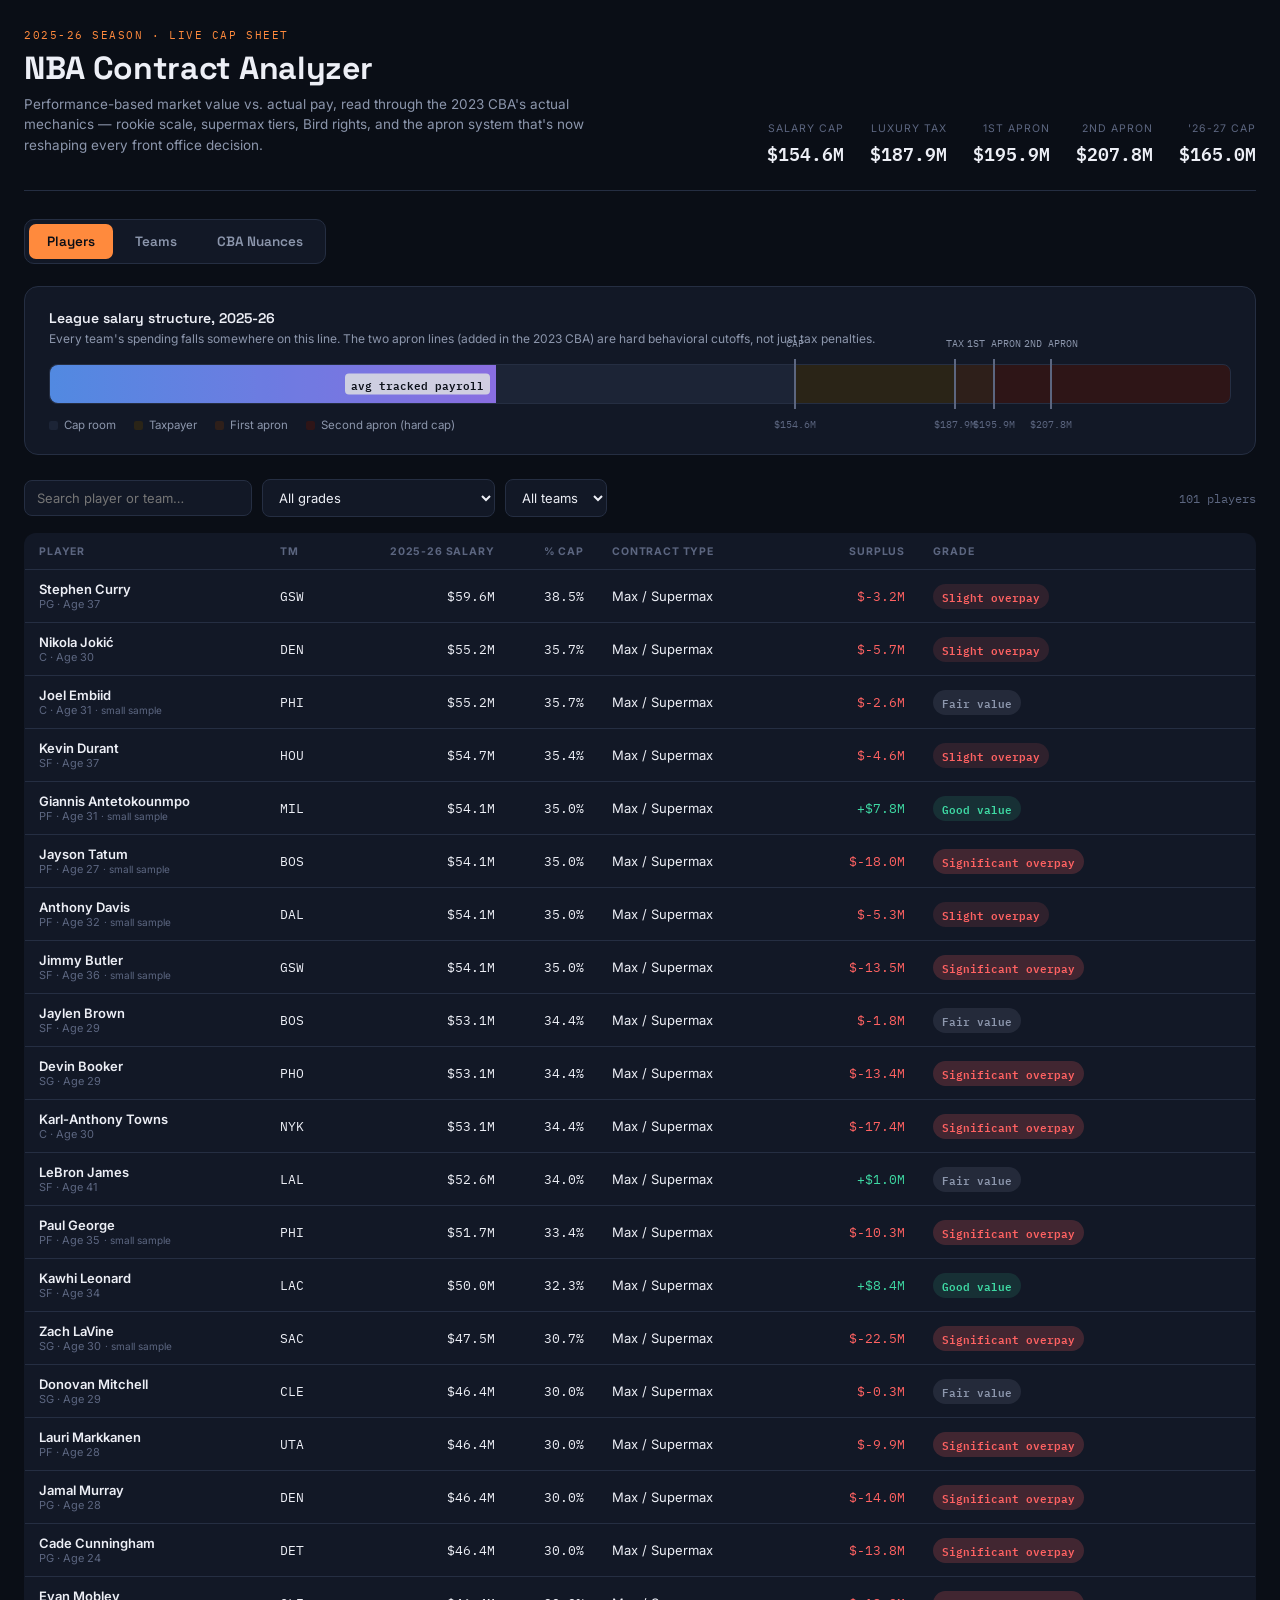
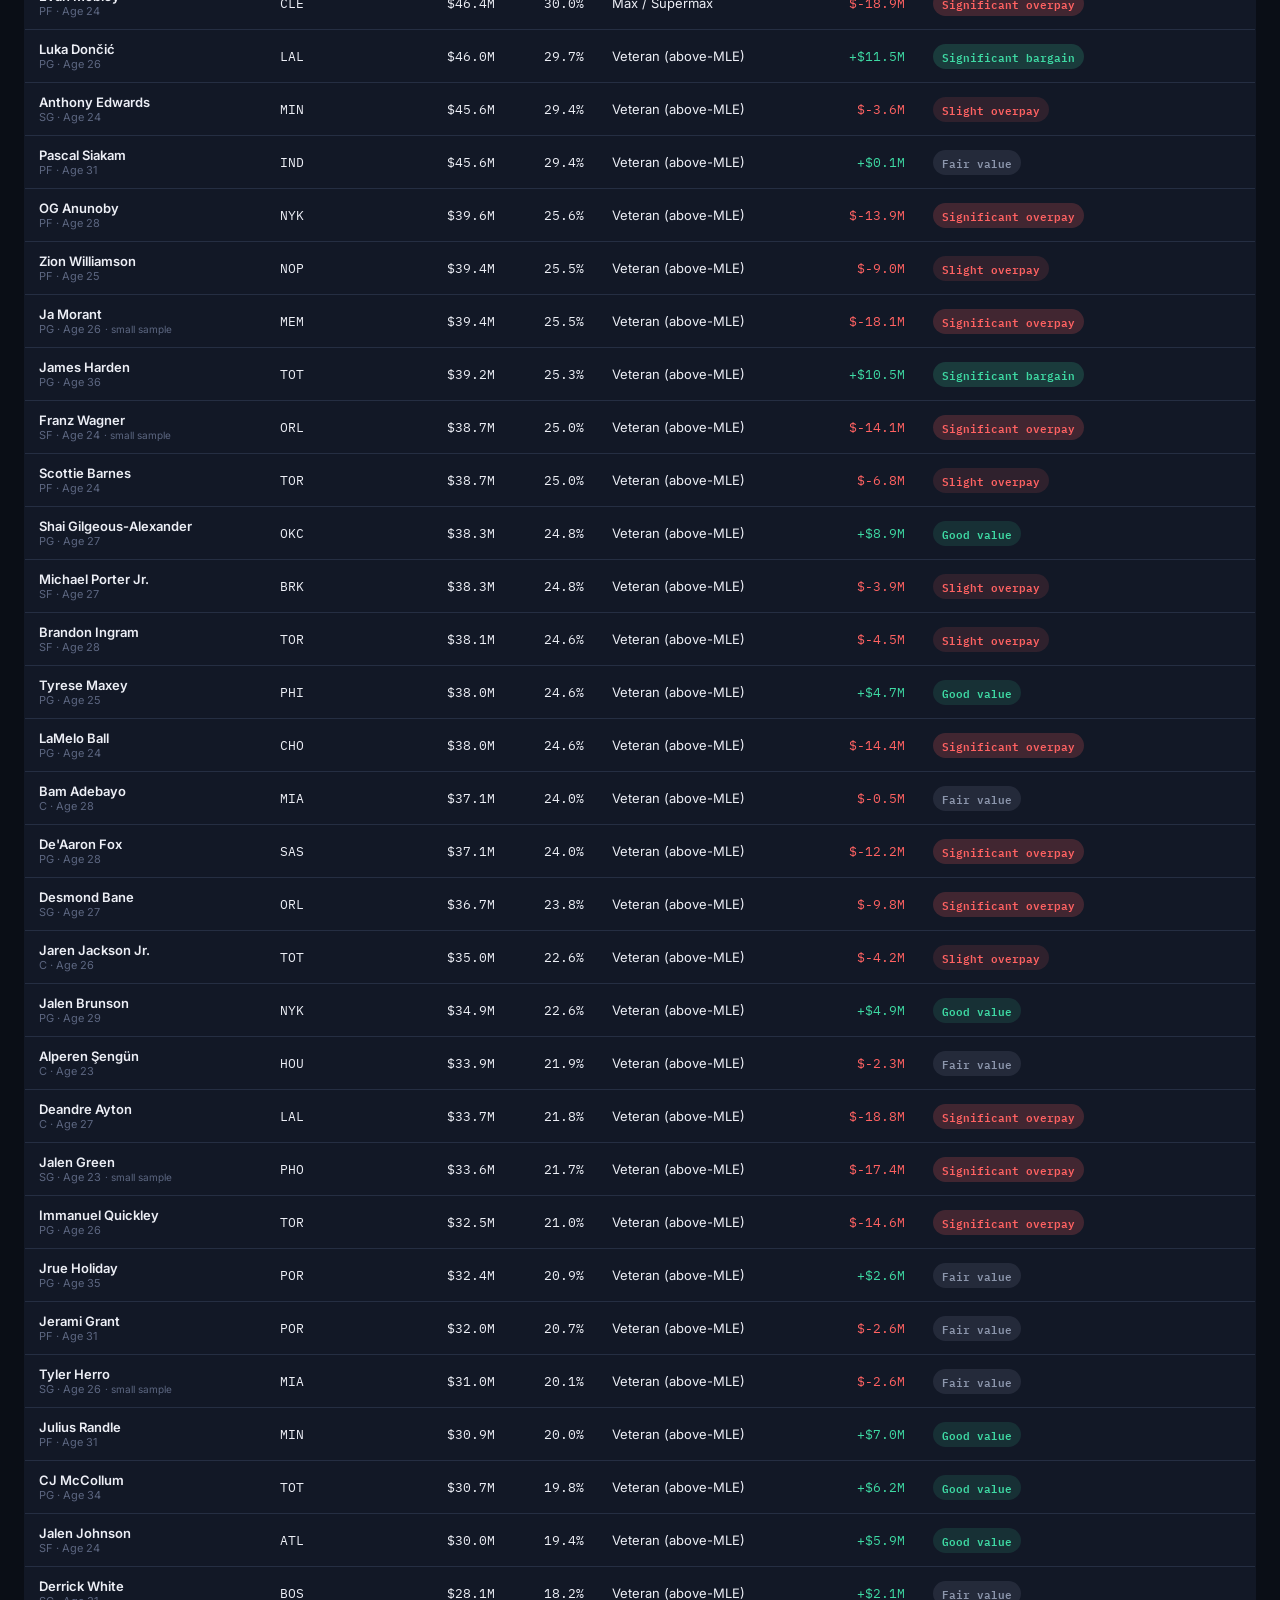
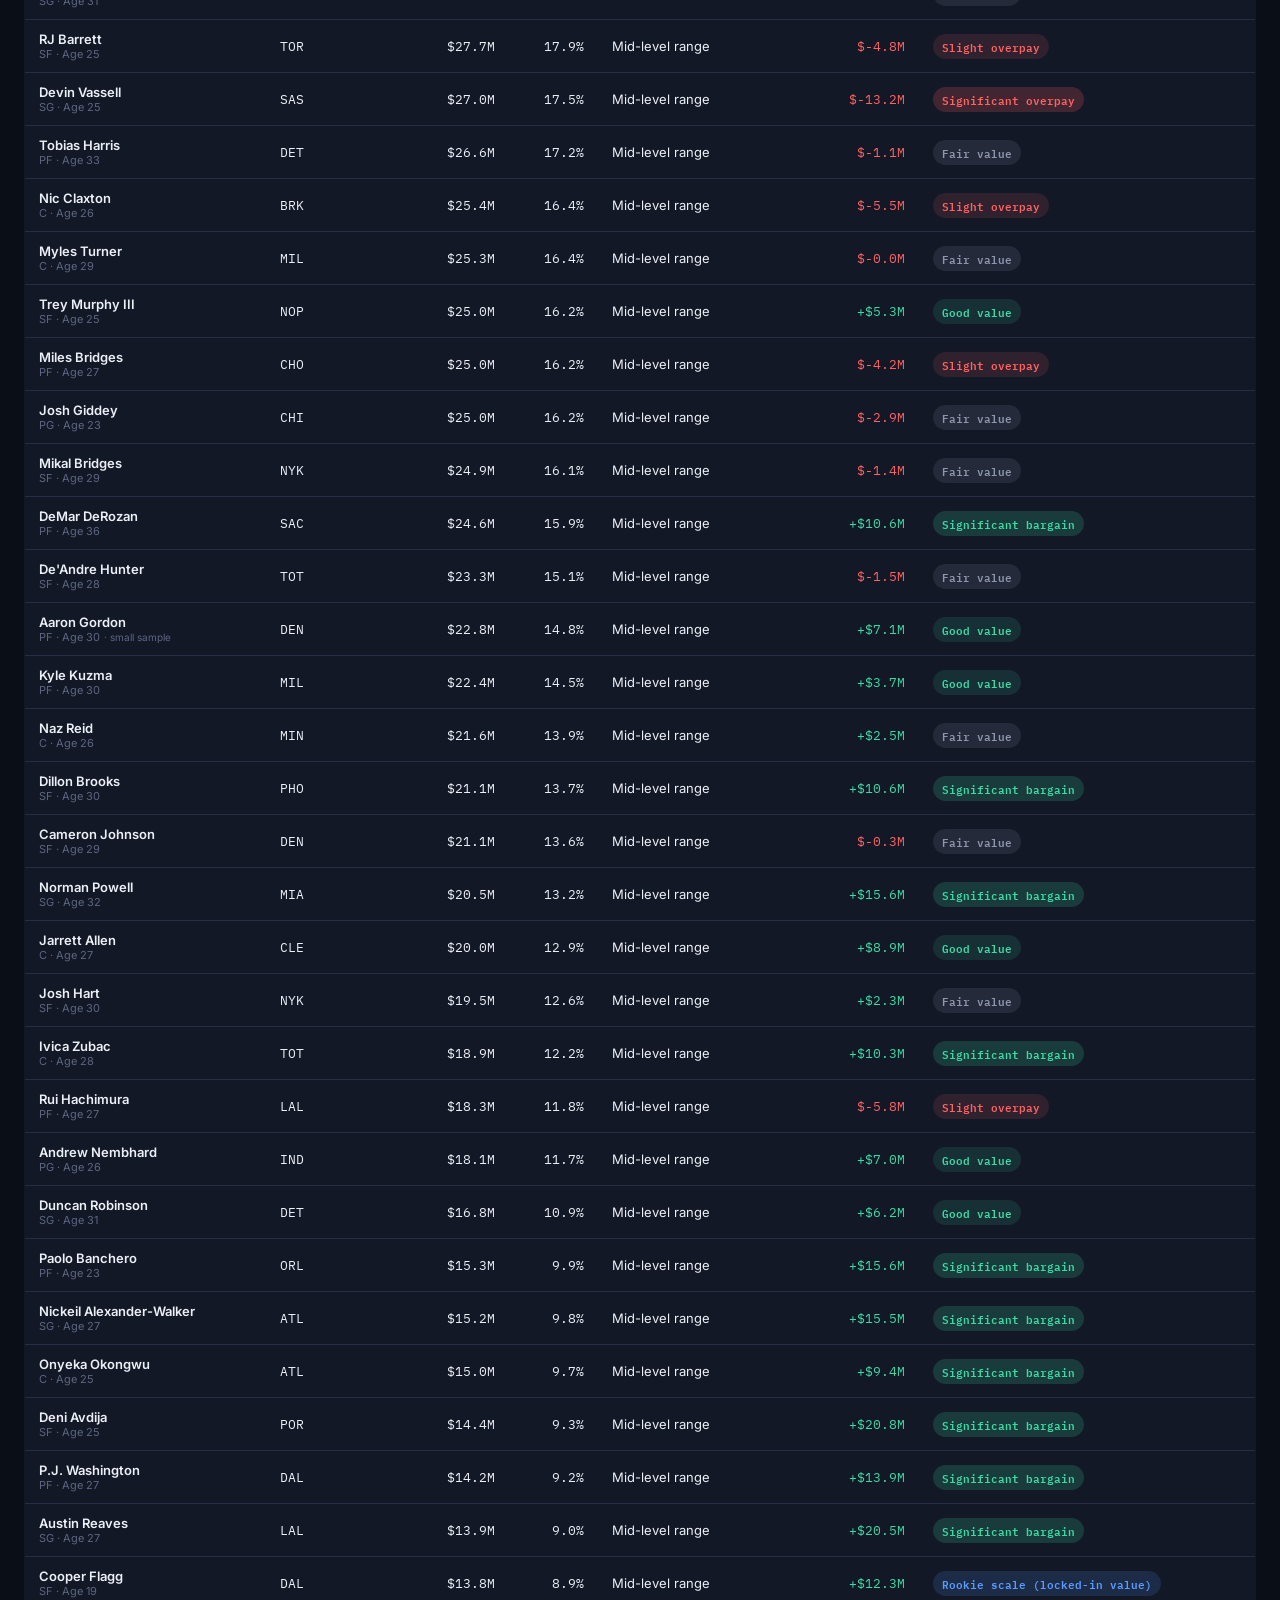
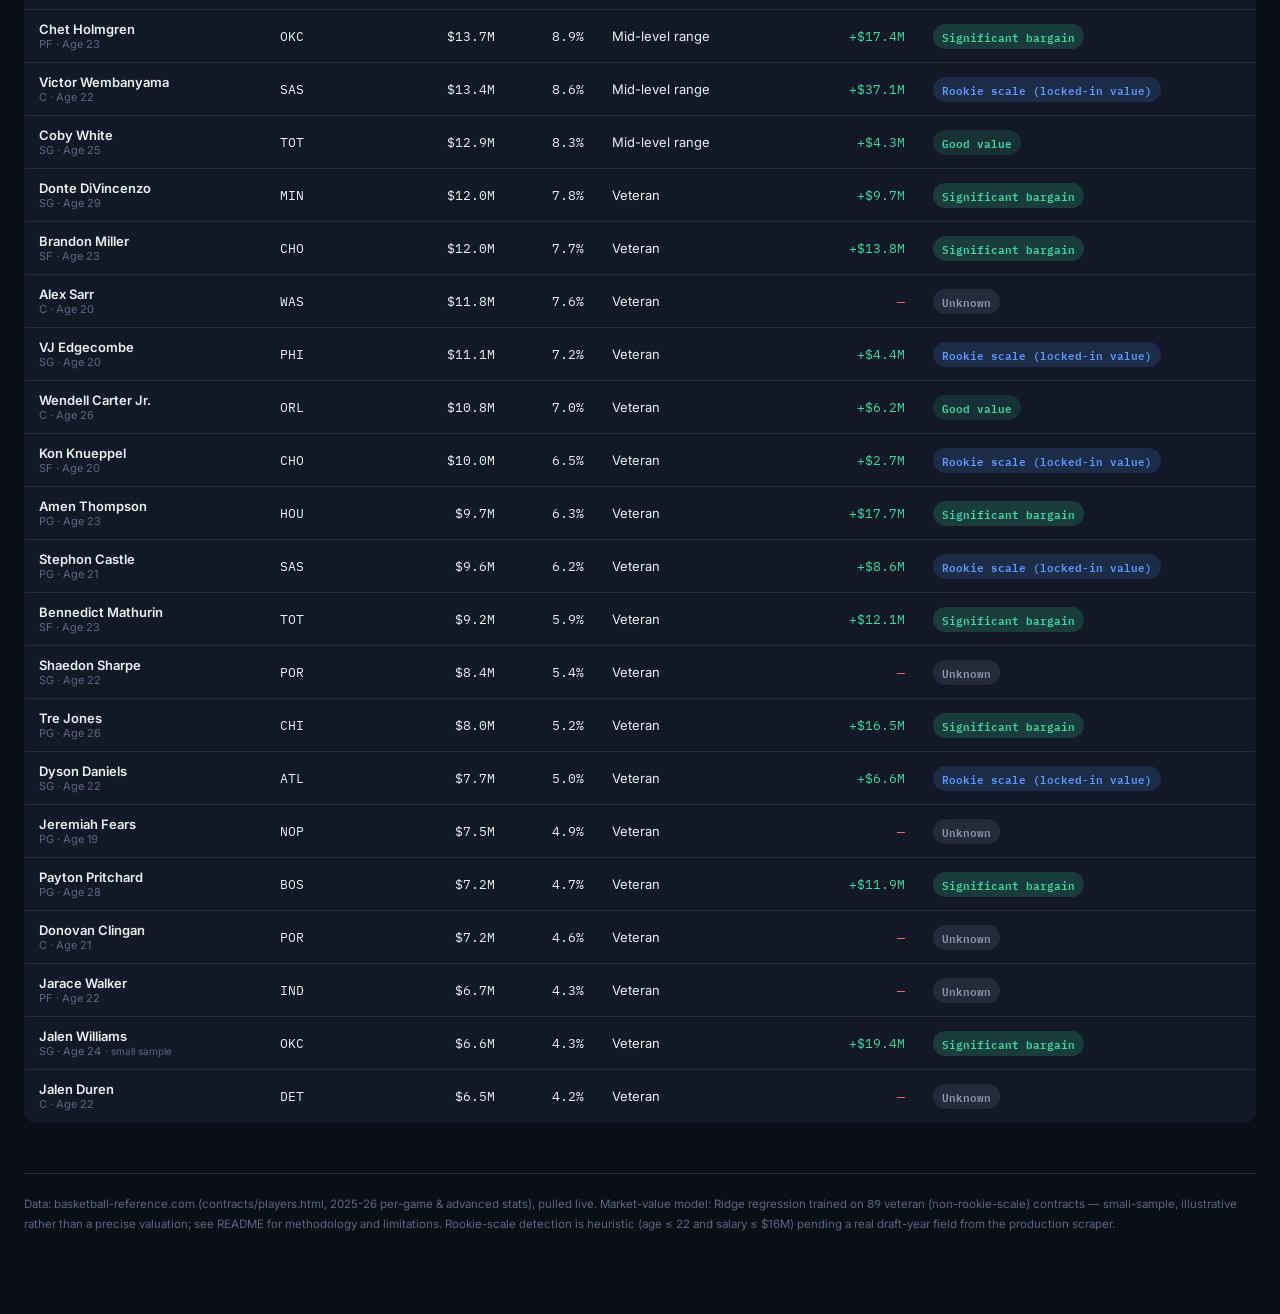
<file: nba_contract_analyzer_dashboard.html>
<!DOCTYPE html>
<html lang="en">
<head>
<meta charset="UTF-8">
<meta name="viewport" content="width=device-width, initial-scale=1.0">
<title>NBA Contract Analyzer — 2025-26</title>
<link rel="preconnect" href="https://fonts.googleapis.com">
<link href="https://fonts.googleapis.com/css2?family=Space+Grotesk:wght@500;600;700&family=Inter:wght@400;500;600;700&family=IBM+Plex+Mono:wght@400;500;600&display=swap" rel="stylesheet">
<style>
  :root{
    --bg:#0A0E16;
    --panel:#121826;
    --panel-2:#171F30;
    --border:#252E42;
    --text:#EDEFF6;
    --text-dim:#8C96AC;
    --text-faint:#5C6680;
    --amber:#FF8A3D;
    --emerald:#3ED9A3;
    --red:#FF6262;
    --blue:#5B9BFF;
    --violet:#9D7BFF;
  }
  *{box-sizing:border-box;}
  html,body{margin:0;padding:0;background:var(--bg);color:var(--text);font-family:'Inter',sans-serif;-webkit-font-smoothing:antialiased;}
  body{min-height:100vh;}
  ::selection{background:var(--amber);color:#0A0E16;}
  .mono{font-family:'IBM Plex Mono',monospace;}
  .display{font-family:'Space Grotesk',sans-serif;}

  a{color:inherit;}
  ::-webkit-scrollbar{width:10px;height:10px;}
  ::-webkit-scrollbar-track{background:var(--bg);}
  ::-webkit-scrollbar-thumb{background:var(--border);border-radius:6px;}

  /* ---------- shell ---------- */
  .shell{max-width:1320px;margin:0 auto;padding:28px 24px 80px;}
  header.top{display:flex;justify-content:space-between;align-items:flex-end;flex-wrap:wrap;gap:18px;margin-bottom:28px;border-bottom:1px solid var(--border);padding-bottom:22px;}
  .brand-eyebrow{font-family:'IBM Plex Mono',monospace;font-size:11px;letter-spacing:.14em;text-transform:uppercase;color:var(--amber);margin:0 0 6px;}
  .brand-title{font-family:'Space Grotesk',sans-serif;font-weight:700;font-size:32px;margin:0;letter-spacing:-0.01em;}
  .brand-sub{color:var(--text-dim);font-size:13.5px;margin-top:6px;max-width:560px;line-height:1.5;}
  .top-stats{display:flex;gap:26px;flex-wrap:wrap;}
  .top-stat{text-align:right;}
  .top-stat .label{font-size:10.5px;text-transform:uppercase;letter-spacing:.1em;color:var(--text-faint);margin-bottom:3px;}
  .top-stat .value{font-family:'IBM Plex Mono',monospace;font-size:18px;font-weight:600;}

  /* ---------- tabs ---------- */
  .tabs{display:flex;gap:4px;margin-bottom:22px;border:1px solid var(--border);border-radius:10px;padding:4px;width:fit-content;background:var(--panel);}
  .tab-btn{font-family:'Space Grotesk',sans-serif;font-weight:600;font-size:13.5px;padding:9px 18px;border-radius:7px;border:none;background:transparent;color:var(--text-dim);cursor:pointer;transition:all .15s;}
  .tab-btn.active{background:var(--amber);color:#0A0E16;}
  .tab-btn:not(.active):hover{color:var(--text);}

  .panel{display:none;}
  .panel.active{display:block;}

  /* ---------- cap gauge (signature element) ---------- */
  .gauge-wrap{background:var(--panel);border:1px solid var(--border);border-radius:14px;padding:22px 24px;margin-bottom:24px;}
  .gauge-title{font-family:'Space Grotesk',sans-serif;font-weight:600;font-size:14px;margin:0 0 4px;}
  .gauge-sub{color:var(--text-dim);font-size:12px;margin:0 0 18px;}
  .gauge-track{position:relative;height:34px;border-radius:8px;overflow:visible;background:linear-gradient(90deg,
      #1C2436 0%, #1C2436 var(--p-cap),
      #2A2417 var(--p-cap), #2A2417 var(--p-tax),
      #2E1F1A var(--p-tax), #2E1F1A var(--p-a1),
      #2E1517 var(--p-a1), #2E1517 100%);
    border:1px solid var(--border);
  }
  .gauge-marker{position:absolute;top:-6px;bottom:-6px;width:2px;background:var(--text-faint);}
  .gauge-marker .tag{position:absolute;top:-22px;left:50%;transform:translateX(-50%);font-family:'IBM Plex Mono',monospace;font-size:10px;color:var(--text-dim);white-space:nowrap;}
  .gauge-marker .amt{position:absolute;bottom:-22px;left:50%;transform:translateX(-50%);font-family:'IBM Plex Mono',monospace;font-size:10px;color:var(--text-faint);white-space:nowrap;}
  .gauge-fill{position:absolute;top:0;bottom:0;left:0;border-radius:8px 0 0 8px;background:linear-gradient(90deg,var(--blue),var(--violet));opacity:.85;}
  .gauge-fill-label{position:absolute;right:6px;top:50%;transform:translateY(-50%);font-family:'IBM Plex Mono',monospace;font-size:11px;font-weight:600;color:#0A0E16;background:rgba(255,255,255,.85);padding:1px 6px;border-radius:4px;}
  .legend-row{display:flex;gap:18px;margin-top:14px;flex-wrap:wrap;}
  .legend-item{display:flex;align-items:center;gap:6px;font-size:11.5px;color:var(--text-dim);}
  .legend-dot{width:9px;height:9px;border-radius:2px;}

  /* ---------- controls ---------- */
  .controls{display:flex;gap:10px;flex-wrap:wrap;margin-bottom:16px;align-items:center;}
  input[type=text],select{
    background:var(--panel);border:1px solid var(--border);color:var(--text);
    padding:9px 12px;border-radius:8px;font-family:'Inter',sans-serif;font-size:13px;outline:none;
  }
  input[type=text]{min-width:220px;}
  input[type=text]:focus,select:focus{border-color:var(--amber);}
  .result-count{color:var(--text-faint);font-size:12px;margin-left:auto;font-family:'IBM Plex Mono',monospace;}

  /* ---------- table ---------- */
  table{width:100%;border-collapse:collapse;background:var(--panel);border:1px solid var(--border);border-radius:12px;overflow:hidden;}
  thead th{text-align:left;font-size:10.5px;text-transform:uppercase;letter-spacing:.08em;color:var(--text-faint);padding:11px 14px;border-bottom:1px solid var(--border);cursor:pointer;user-select:none;white-space:nowrap;}
  thead th:hover{color:var(--text);}
  thead th.sorted{color:var(--amber);}
  tbody td{padding:11px 14px;border-bottom:1px solid var(--border);font-size:13px;vertical-align:middle;}
  tbody tr{cursor:pointer;transition:background .1s;}
  tbody tr:hover{background:var(--panel-2);}
  tbody tr:last-child td{border-bottom:none;}
  .player-name{font-weight:600;}
  .player-meta{color:var(--text-faint);font-size:11px;}
  .num{font-family:'IBM Plex Mono',monospace;}
  .right{text-align:right;}

  .chip{display:inline-block;padding:3px 9px;border-radius:20px;font-size:10.5px;font-weight:600;font-family:'IBM Plex Mono',monospace;white-space:nowrap;}
  .chip-bargain2{background:rgba(62,217,163,.18);color:var(--emerald);}
  .chip-bargain{background:rgba(62,217,163,.12);color:var(--emerald);}
  .chip-fair{background:rgba(140,150,172,.15);color:var(--text-dim);}
  .chip-overpay{background:rgba(255,98,98,.12);color:var(--red);}
  .chip-overpay2{background:rgba(255,98,98,.2);color:var(--red);}
  .chip-rookie{background:rgba(91,155,255,.15);color:var(--blue);}
  .caveat-flag{color:var(--text-faint);font-size:10px;margin-left:4px;}

  /* ---------- detail modal ---------- */
  .modal-bg{display:none;position:fixed;inset:0;background:rgba(5,7,12,.7);backdrop-filter:blur(2px);z-index:50;align-items:center;justify-content:center;padding:24px;}
  .modal-bg.open{display:flex;}
  .modal{background:var(--panel);border:1px solid var(--border);border-radius:16px;max-width:640px;width:100%;max-height:88vh;overflow-y:auto;padding:28px;position:relative;}
  .modal-close{position:absolute;top:18px;right:18px;background:var(--panel-2);border:1px solid var(--border);color:var(--text-dim);width:30px;height:30px;border-radius:8px;cursor:pointer;font-size:15px;}
  .modal-close:hover{color:var(--text);}
  .modal h2{font-family:'Space Grotesk',sans-serif;margin:0 0 2px;font-size:24px;}
  .modal .sub{color:var(--text-dim);font-size:13px;margin-bottom:18px;}
  .stat-grid{display:grid;grid-template-columns:repeat(4,1fr);gap:10px;margin-bottom:20px;}
  .stat-box{background:var(--panel-2);border:1px solid var(--border);border-radius:8px;padding:10px 12px;}
  .stat-box .l{font-size:9.5px;text-transform:uppercase;color:var(--text-faint);letter-spacing:.06em;}
  .stat-box .v{font-family:'IBM Plex Mono',monospace;font-size:17px;font-weight:600;margin-top:2px;}
  .section-label{font-family:'Space Grotesk',sans-serif;font-size:12.5px;font-weight:600;text-transform:uppercase;letter-spacing:.05em;color:var(--text-dim);margin:20px 0 10px;}
  .timeline{display:flex;flex-direction:column;gap:6px;}
  .timeline-row{display:grid;grid-template-columns:64px 1fr 90px;align-items:center;gap:10px;}
  .timeline-year{font-family:'IBM Plex Mono',monospace;font-size:11px;color:var(--text-dim);}
  .timeline-bar-bg{background:var(--panel-2);border-radius:5px;height:18px;overflow:hidden;border:1px solid var(--border);}
  .timeline-bar-fill{height:100%;background:linear-gradient(90deg,var(--blue),var(--violet));border-radius:5px 0 0 5px;}
  .timeline-amt{font-family:'IBM Plex Mono',monospace;font-size:11.5px;text-align:right;}
  .value-compare{display:flex;gap:14px;}
  .vc-box{flex:1;background:var(--panel-2);border:1px solid var(--border);border-radius:10px;padding:14px;text-align:center;}
  .vc-box .l{font-size:10px;text-transform:uppercase;color:var(--text-faint);letter-spacing:.06em;}
  .vc-box .v{font-family:'IBM Plex Mono',monospace;font-size:20px;font-weight:700;margin-top:4px;}
  .grade-banner{margin-top:14px;padding:10px 14px;border-radius:8px;font-size:12.5px;line-height:1.5;}
  .note{color:var(--text-faint);font-size:11.5px;margin-top:14px;line-height:1.5;}

  /* ---------- team panel ---------- */
  .team-grid{display:grid;grid-template-columns:repeat(auto-fill,minmax(290px,1fr));gap:14px;}
  .team-card{background:var(--panel);border:1px solid var(--border);border-radius:12px;padding:16px 18px;cursor:pointer;transition:border-color .15s;}
  .team-card:hover{border-color:var(--amber);}
  .team-card .tname{font-family:'Space Grotesk',sans-serif;font-weight:700;font-size:16px;}
  .team-card .tstatus{font-size:11px;margin-top:2px;}
  .team-mini-gauge{height:8px;border-radius:4px;background:var(--panel-2);margin-top:12px;overflow:hidden;position:relative;border:1px solid var(--border);}
  .team-mini-fill{height:100%;background:linear-gradient(90deg,var(--blue),var(--violet));}
  .team-payroll{font-family:'IBM Plex Mono',monospace;font-size:13px;margin-top:10px;}
  .team-exceptions{margin-top:8px;font-size:10.5px;color:var(--text-faint);}

  /* ---------- glossary ---------- */
  .glossary{display:grid;grid-template-columns:repeat(auto-fit,minmax(280px,1fr));gap:14px;}
  .gloss-card{background:var(--panel);border:1px solid var(--border);border-radius:12px;padding:16px 18px;}
  .gloss-card h3{font-family:'Space Grotesk',sans-serif;font-size:14.5px;margin:0 0 8px;color:var(--amber);}
  .gloss-card p{font-size:12.5px;color:var(--text-dim);line-height:1.6;margin:0;}

  footer{margin-top:50px;border-top:1px solid var(--border);padding-top:20px;color:var(--text-faint);font-size:11.5px;line-height:1.7;}

  @media (max-width:720px){
    .stat-grid{grid-template-columns:repeat(2,1fr);}
    .top-stats{gap:16px;}
    thead th:nth-child(n+6),tbody td:nth-child(n+6){display:none;}
  }
</style>
</head>
<body>
<div class="shell">

  <header class="top">
    <div>
      <p class="brand-eyebrow">2025-26 Season · Live Cap Sheet</p>
      <h1 class="brand-title">NBA Contract Analyzer</h1>
      <p class="brand-sub">Performance-based market value vs. actual pay, read through the 2023 CBA's actual mechanics — rookie scale, supermax tiers, Bird rights, and the apron system that's now reshaping every front office decision.</p>
    </div>
    <div class="top-stats" id="topStats"></div>
  </header>

  <div class="tabs">
    <button class="tab-btn active" data-tab="players">Players</button>
    <button class="tab-btn" data-tab="teams">Teams</button>
    <button class="tab-btn" data-tab="nuances">CBA Nuances</button>
  </div>

  <!-- PLAYERS PANEL -->
  <div class="panel active" id="panel-players">
    <div class="gauge-wrap">
      <p class="gauge-title">League salary structure, 2025-26</p>
      <p class="gauge-sub">Every team's spending falls somewhere on this line. The two apron lines (added in the 2023 CBA) are hard behavioral cutoffs, not just tax penalties.</p>
      <div id="leagueGauge"></div>
    </div>

    <div class="controls">
      <input type="text" id="searchBox" placeholder="Search player or team…">
      <select id="gradeFilter">
        <option value="">All grades</option>
      </select>
      <select id="teamFilter">
        <option value="">All teams</option>
      </select>
      <span class="result-count" id="resultCount"></span>
    </div>

    <table>
      <thead>
        <tr>
          <th data-key="player">Player</th>
          <th data-key="team">Tm</th>
          <th data-key="salary_2025_26" class="right">2025-26 Salary</th>
          <th data-key="cap_pct" class="right">% Cap</th>
          <th data-key="type">Contract Type</th>
          <th data-key="surplus_value" class="right">Surplus</th>
          <th data-key="grade">Grade</th>
        </tr>
      </thead>
      <tbody id="playerRows"></tbody>
    </table>
  </div>

  <!-- TEAMS PANEL -->
  <div class="panel" id="panel-teams">
    <p class="note" style="margin-bottom:18px;">Coverage note: this dataset tracks ~100 of the league's highest-minute, highest-salary players (the ones that actually move the needle on cap sheets), not all 450+ roster spots. Team totals below are therefore a <strong style="color:var(--text-dim)">partial</strong> payroll — real total payroll and apron status will run higher. The production scraper in <code class="mono">scrapers/</code> pulls full team pages to close this gap.</p>
    <div class="team-grid" id="teamGrid"></div>
  </div>

  <!-- NUANCES PANEL -->
  <div class="panel" id="panel-nuances">
    <p class="note" style="margin-bottom:18px;font-size:13px;">This is the part the 2022 version of this project never modeled at all — it only ever compared stats to a single salary number. Here's what actually governs what a player can be paid and how a team can build around them.</p>
    <div class="glossary" id="glossaryGrid"></div>
  </div>

  <footer>
    Data: basketball-reference.com (contracts/players.html, 2025-26 per-game &amp; advanced stats), pulled live.
    Market-value model: Ridge regression trained on <span id="ftrainN" class="mono"></span> veteran (non-rookie-scale) contracts —
    small-sample, illustrative rather than a precise valuation; see README for methodology and limitations.
    Rookie-scale detection is heuristic (age ≤ 22 and salary ≤ $16M) pending a real draft-year field from the production scraper.
  </footer>
</div>

<div class="modal-bg" id="modalBg">
  <div class="modal" id="modalContent"></div>
</div>

<script>
const DATA = {"meta": {"season": "2025-26", "cap": 154647000, "tax": 187895000, "apron1": 195945000, "apron2": 207824000, "next_season": "2026-27", "next_cap": 165000000, "n_players": 101, "n_training_players": 89, "feature_importances": {"ppg": 0.029, "rpg": 0.016, "apg": 0.001, "spg": 0.012, "bpg": 0.013, "ts_pct": 0.003, "usg_pct": 0.025, "WS": -0.005, "VORP": -0.005, "age": 0.034}, "data_source": "basketball-reference.com (contracts/players.html, 2025-26 per-game & advanced stats)", "generated_note": "Snapshot pulled live; full-league refresh requires running scrapers/ locally."}, "players": [{"player": "Luka Don\u010di\u0107", "team": "LAL", "pos": "PG", "age": 26, "stats": {"gp": 64, "ppg": 33.5, "rpg": 7.7, "apg": 8.3, "ts_pct": 0.616, "per": 27.9, "ws": 9.5, "vorp": 6.6, "bpm": 9.3}, "contract": {"salary_2025_26": 45999660.0, "salary_2026_27": 49800000.0, "years_remaining": 4, "total_remaining_value": 207351660.0, "guaranteed_total": 149583660.0, "cap_pct": 0.2974, "type": "Veteran (above-MLE)"}, "valuation": {"predicted_cap_pct": 0.3721, "predicted_aav": 57539128, "surplus_value": 11539468, "grade": "Significant bargain", "small_sample_caveat": false}}, {"player": "Shai Gilgeous-Alexander", "team": "OKC", "pos": "PG", "age": 27, "stats": {"gp": 68, "ppg": 31.1, "rpg": 4.3, "apg": 6.6, "ts_pct": 0.665, "per": 30.8, "ws": 15.2, "vorp": 7.8, "bpm": 11.7}, "contract": {"salary_2025_26": 38333050.0, "salary_2026_27": 40806150.0, "years_remaining": 6, "total_remaining_value": 352441600.0, "guaranteed_total": 276795400.0, "cap_pct": 0.2479, "type": "Veteran (above-MLE)"}, "valuation": {"predicted_cap_pct": 0.3053, "predicted_aav": 47212774, "surplus_value": 8879724, "grade": "Good value", "small_sample_caveat": false}}, {"player": "Anthony Edwards", "team": "MIN", "pos": "SG", "age": 24, "stats": {"gp": 61, "ppg": 28.8, "rpg": 5.0, "apg": 3.7, "ts_pct": 0.617, "per": 21.8, "ws": 6.5, "vorp": 3.5, "bpm": 4.5}, "contract": {"salary_2025_26": 45550512.0, "salary_2026_27": 48924624.0, "years_remaining": 4, "total_remaining_value": 202446720.0, "guaranteed_total": 202446720.0, "cap_pct": 0.2945, "type": "Veteran (above-MLE)"}, "valuation": {"predicted_cap_pct": 0.271, "predicted_aav": 41913927, "surplus_value": -3636585, "grade": "Slight overpay", "small_sample_caveat": false}}, {"player": "Jaylen Brown", "team": "BOS", "pos": "SF", "age": 29, "stats": {"gp": 71, "ppg": 28.7, "rpg": 6.9, "apg": 5.1, "ts_pct": 0.573, "per": 22.0, "ws": 6.9, "vorp": 3.3, "bpm": 3.3}, "contract": {"salary_2025_26": 53142264.0, "salary_2026_27": 57078728.0, "years_remaining": 4, "total_remaining_value": 236187840.0, "guaranteed_total": 236187840.0, "cap_pct": 0.3436, "type": "Max / Supermax"}, "valuation": {"predicted_cap_pct": 0.3318, "predicted_aav": 51309641, "surplus_value": -1832623, "grade": "Fair value", "small_sample_caveat": false}}, {"player": "Tyrese Maxey", "team": "PHI", "pos": "PG", "age": 25, "stats": {"gp": 70, "ppg": 28.3, "rpg": 4.1, "apg": 6.6, "ts_pct": 0.588, "per": 21.9, "ws": 8.7, "vorp": 4.9, "bpm": 5.4}, "contract": {"salary_2025_26": 37958760.0, "salary_2026_27": 40770520.0, "years_remaining": 4, "total_remaining_value": 168705600.0, "guaranteed_total": 168705600.0, "cap_pct": 0.2455, "type": "Veteran (above-MLE)"}, "valuation": {"predicted_cap_pct": 0.2761, "predicted_aav": 42704057, "surplus_value": 4745297, "grade": "Good value", "small_sample_caveat": false}}, {"player": "Donovan Mitchell", "team": "CLE", "pos": "SG", "age": 29, "stats": {"gp": 70, "ppg": 27.9, "rpg": 4.5, "apg": 5.7, "ts_pct": 0.613, "per": 22.9, "ws": 8.2, "vorp": 4.2, "bpm": 5.1}, "contract": {"salary_2025_26": 46394100.0, "salary_2026_27": 50105628.0, "years_remaining": 3, "total_remaining_value": 150316884.0, "guaranteed_total": 96499728.0, "cap_pct": 0.3, "type": "Max / Supermax"}, "valuation": {"predicted_cap_pct": 0.2978, "predicted_aav": 46053429, "surplus_value": -340671, "grade": "Fair value", "small_sample_caveat": false}}, {"player": "Kawhi Leonard", "team": "LAC", "pos": "SF", "age": 34, "stats": {"gp": 65, "ppg": 27.9, "rpg": 6.4, "apg": 3.6, "ts_pct": 0.629, "per": 27.9, "ws": 9.2, "vorp": 5.3, "bpm": 8.0}, "contract": {"salary_2025_26": 50000000.0, "salary_2026_27": 50300000.0, "years_remaining": 2, "total_remaining_value": 100300000.0, "guaranteed_total": 100300000.0, "cap_pct": 0.3233, "type": "Max / Supermax"}, "valuation": {"predicted_cap_pct": 0.3775, "predicted_aav": 58380239, "surplus_value": 8380239, "grade": "Good value", "small_sample_caveat": false}}, {"player": "Nikola Joki\u0107", "team": "DEN", "pos": "C", "age": 30, "stats": {"gp": 65, "ppg": 27.7, "rpg": 12.9, "apg": 10.7, "ts_pct": 0.67, "per": 32.3, "ws": 14.9, "vorp": 9.2, "bpm": 14.2}, "contract": {"salary_2025_26": 55224526.0, "salary_2026_27": 59033114.0, "years_remaining": 3, "total_remaining_value": 177099342.0, "guaranteed_total": 114257640.0, "cap_pct": 0.3571, "type": "Max / Supermax"}, "valuation": {"predicted_cap_pct": 0.32, "predicted_aav": 49480509, "surplus_value": -5744017, "grade": "Slight overpay", "small_sample_caveat": false}}, {"player": "Giannis Antetokounmpo", "team": "MIL", "pos": "PF", "age": 31, "stats": {"gp": 36, "ppg": 27.6, "rpg": 9.8, "apg": 5.4, "ts_pct": 0.658, "per": 32.6, "ws": 5.0, "vorp": 3.0, "bpm": 9.5}, "contract": {"salary_2025_26": 54126450.0, "salary_2026_27": 58456566.0, "years_remaining": 3, "total_remaining_value": 175369698.0, "guaranteed_total": 112583016.0, "cap_pct": 0.35, "type": "Max / Supermax"}, "valuation": {"predicted_cap_pct": 0.4006, "predicted_aav": 61957185, "surplus_value": 7830735, "grade": "Good value", "small_sample_caveat": true}}, {"player": "Joel Embiid", "team": "PHI", "pos": "C", "age": 31, "stats": {"gp": 38, "ppg": 26.9, "rpg": 7.7, "apg": 3.9, "ts_pct": 0.605, "per": 24.7, "ws": 4.1, "vorp": 2.1, "bpm": 4.9}, "contract": {"salary_2025_26": 55224526.0, "salary_2026_27": 58100000.0, "years_remaining": 4, "total_remaining_value": 243468526.0, "guaranteed_total": 176072526.0, "cap_pct": 0.3571, "type": "Max / Supermax"}, "valuation": {"predicted_cap_pct": 0.3401, "predicted_aav": 52590188, "surplus_value": -2634338, "grade": "Fair value", "small_sample_caveat": true}}, {"player": "Lauri Markkanen", "team": "UTA", "pos": "PF", "age": 28, "stats": {"gp": 42, "ppg": 26.7, "rpg": 6.9, "apg": 2.1, "ts_pct": null, "per": null, "ws": null, "vorp": null, "bpm": null}, "contract": {"salary_2025_26": 46394100.0, "salary_2026_27": 46113154.0, "years_remaining": 4, "total_remaining_value": 195868144.0, "guaranteed_total": 195868144.0, "cap_pct": 0.3, "type": "Max / Supermax"}, "valuation": {"predicted_cap_pct": 0.2358, "predicted_aav": 36471539, "surplus_value": -9922561, "grade": "Significant overpay", "small_sample_caveat": false}}, {"player": "Stephen Curry", "team": "GSW", "pos": "PG", "age": 37, "stats": {"gp": 43, "ppg": 26.6, "rpg": 3.6, "apg": 4.7, "ts_pct": 0.637, "per": 22.6, "ws": 4.1, "vorp": 2.5, "bpm": 5.4}, "contract": {"salary_2025_26": 59606817.0, "salary_2026_27": 62587158.0, "years_remaining": 2, "total_remaining_value": 122193975.0, "guaranteed_total": 122193975.0, "cap_pct": 0.3854, "type": "Max / Supermax"}, "valuation": {"predicted_cap_pct": 0.3646, "predicted_aav": 56385224, "surplus_value": -3221593, "grade": "Slight overpay", "small_sample_caveat": false}}, {"player": "Devin Booker", "team": "PHO", "pos": "SG", "age": 29, "stats": {"gp": 64, "ppg": 26.1, "rpg": 3.9, "apg": 6.0, "ts_pct": 0.585, "per": 20.4, "ws": 6.5, "vorp": 2.3, "bpm": 2.2}, "contract": {"salary_2025_26": 53142264.0, "salary_2026_27": 57078728.0, "years_remaining": 5, "total_remaining_value": 304493364.0, "guaranteed_total": 235302136.0, "cap_pct": 0.3436, "type": "Max / Supermax"}, "valuation": {"predicted_cap_pct": 0.2567, "predicted_aav": 39698768, "surplus_value": -13443496, "grade": "Significant overpay", "small_sample_caveat": false}}, {"player": "Kevin Durant", "team": "HOU", "pos": "SF", "age": 37, "stats": {"gp": 78, "ppg": 26.0, "rpg": 5.5, "apg": 4.8, "ts_pct": 0.641, "per": 21.1, "ws": 10.7, "vorp": 4.7, "bpm": 4.5}, "contract": {"salary_2025_26": 54708609.0, "salary_2026_27": 43902439.0, "years_remaining": 3, "total_remaining_value": 144708609.0, "guaranteed_total": 98611048.0, "cap_pct": 0.3538, "type": "Max / Supermax"}, "valuation": {"predicted_cap_pct": 0.3241, "predicted_aav": 50120660, "surplus_value": -4587949, "grade": "Slight overpay", "small_sample_caveat": false}}, {"player": "Jalen Brunson", "team": "NYK", "pos": "PG", "age": 29, "stats": {"gp": 74, "ppg": 26.0, "rpg": 3.3, "apg": 6.8, "ts_pct": 0.58, "per": 20.1, "ws": 8.8, "vorp": 3.3, "bpm": 3.1}, "contract": {"salary_2025_26": 34944001.0, "salary_2026_27": 37739521.0, "years_remaining": 4, "total_remaining_value": 156549124.0, "guaranteed_total": 113218563.0, "cap_pct": 0.226, "type": "Veteran (above-MLE)"}, "valuation": {"predicted_cap_pct": 0.2578, "predicted_aav": 39861066, "surplus_value": 4917065, "grade": "Good value", "small_sample_caveat": false}}, {"player": "Jamal Murray", "team": "DEN", "pos": "PG", "age": 28, "stats": {"gp": 75, "ppg": 25.4, "rpg": 4.4, "apg": 7.1, "ts_pct": 0.622, "per": 21.8, "ws": 9.5, "vorp": 4.1, "bpm": 4.1}, "contract": {"salary_2025_26": 46394100.0, "salary_2026_27": 50105628.0, "years_remaining": 4, "total_remaining_value": 207845568.0, "guaranteed_total": 207845568.0, "cap_pct": 0.3, "type": "Max / Supermax"}, "valuation": {"predicted_cap_pct": 0.2097, "predicted_aav": 32425520, "surplus_value": -13968580, "grade": "Significant overpay", "small_sample_caveat": false}}, {"player": "Victor Wembanyama", "team": "SAS", "pos": "C", "age": 22, "stats": {"gp": 64, "ppg": 25.0, "rpg": 11.5, "apg": 3.1, "ts_pct": 0.626, "per": 29.9, "ws": 10.0, "vorp": 6.0, "bpm": 10.7}, "contract": {"salary_2025_26": 13376880.0, "salary_2026_27": 16868246.0, "years_remaining": 2, "total_remaining_value": 30245126.0, "guaranteed_total": 30245126.0, "cap_pct": 0.0865, "type": "Mid-level range"}, "valuation": {"predicted_cap_pct": 0.3262, "predicted_aav": 50438298, "surplus_value": 37061418, "grade": "Rookie scale (locked-in value)", "small_sample_caveat": false}}, {"player": "Michael Porter Jr.", "team": "BRK", "pos": "SF", "age": 27, "stats": {"gp": 52, "ppg": 24.2, "rpg": 7.1, "apg": 3.0, "ts_pct": null, "per": null, "ws": null, "vorp": null, "bpm": null}, "contract": {"salary_2025_26": 38333050.0, "salary_2026_27": 40806150.0, "years_remaining": 2, "total_remaining_value": 79139200.0, "guaranteed_total": 50333050.0, "cap_pct": 0.2479, "type": "Veteran (above-MLE)"}, "valuation": {"predicted_cap_pct": 0.2227, "predicted_aav": 34443429, "surplus_value": -3889621, "grade": "Slight overpay", "small_sample_caveat": false}}, {"player": "Deni Avdija", "team": "POR", "pos": "SF", "age": 25, "stats": {"gp": 66, "ppg": 24.2, "rpg": 6.9, "apg": 6.7, "ts_pct": 0.6, "per": 20.3, "ws": 7.0, "vorp": 3.5, "bpm": 4.3}, "contract": {"salary_2025_26": 14375000.0, "salary_2026_27": 13125000.0, "years_remaining": 3, "total_remaining_value": 39375000.0, "guaranteed_total": 39375000.0, "cap_pct": 0.093, "type": "Mid-level range"}, "valuation": {"predicted_cap_pct": 0.2273, "predicted_aav": 35150902, "surplus_value": 20775902, "grade": "Significant bargain", "small_sample_caveat": false}}, {"player": "Pascal Siakam", "team": "IND", "pos": "PF", "age": 31, "stats": {"gp": 62, "ppg": 24.0, "rpg": 6.6, "apg": 3.8, "ts_pct": 0.562, "per": 18.6, "ws": 2.6, "vorp": 1.4, "bpm": 0.7}, "contract": {"salary_2025_26": 45550512.0, "salary_2026_27": 48924624.0, "years_remaining": 3, "total_remaining_value": 146773872.0, "guaranteed_total": 146773872.0, "cap_pct": 0.2945, "type": "Veteran (above-MLE)"}, "valuation": {"predicted_cap_pct": 0.2952, "predicted_aav": 45650172, "surplus_value": 99660, "grade": "Fair value", "small_sample_caveat": false}}, {"player": "Cade Cunningham", "team": "DET", "pos": "PG", "age": 24, "stats": {"gp": 64, "ppg": 23.9, "rpg": 5.5, "apg": 9.9, "ts_pct": 0.564, "per": 21.6, "ws": 7.9, "vorp": 4.6, "bpm": 6.3}, "contract": {"salary_2025_26": 46394100.0, "salary_2026_27": 50105628.0, "years_remaining": 5, "total_remaining_value": 269085780.0, "guaranteed_total": 269085780.0, "cap_pct": 0.3, "type": "Max / Supermax"}, "valuation": {"predicted_cap_pct": 0.2108, "predicted_aav": 32592840, "surplus_value": -13801260, "grade": "Significant overpay", "small_sample_caveat": false}}, {"player": "James Harden", "team": "TOT", "pos": "PG", "age": 36, "stats": {"gp": 70, "ppg": 23.6, "rpg": 4.8, "apg": 8.0, "ts_pct": 0.61, "per": 20.7, "ws": 7.7, "vorp": 3.6, "bpm": 3.9}, "contract": {"salary_2025_26": 39182693.0, "salary_2026_27": 42317307.0, "years_remaining": 2, "total_remaining_value": 81500000.0, "guaranteed_total": null, "cap_pct": 0.2534, "type": "Veteran (above-MLE)"}, "valuation": {"predicted_cap_pct": 0.3215, "predicted_aav": 49723184, "surplus_value": 10540491, "grade": "Significant bargain", "small_sample_caveat": false}}, {"player": "Austin Reaves", "team": "LAL", "pos": "SG", "age": 27, "stats": {"gp": 51, "ppg": 23.3, "rpg": 4.7, "apg": 5.5, "ts_pct": null, "per": null, "ws": null, "vorp": null, "bpm": null}, "contract": {"salary_2025_26": 13937574.0, "salary_2026_27": 14898786.0, "years_remaining": 2, "total_remaining_value": 28836360.0, "guaranteed_total": 13937574.0, "cap_pct": 0.0901, "type": "Mid-level range"}, "valuation": {"predicted_cap_pct": 0.2227, "predicted_aav": 34442980, "surplus_value": 20505406, "grade": "Significant bargain", "small_sample_caveat": false}}, {"player": "Jalen Johnson", "team": "ATL", "pos": "SF", "age": 24, "stats": {"gp": 72, "ppg": 22.5, "rpg": 10.3, "apg": 7.9, "ts_pct": 0.581, "per": 20.4, "ws": 7.5, "vorp": 4.0, "bpm": 4.2}, "contract": {"salary_2025_26": 30000000.0, "salary_2026_27": 30000000.0, "years_remaining": 5, "total_remaining_value": 150000000.0, "guaranteed_total": 150000000.0, "cap_pct": 0.194, "type": "Veteran (above-MLE)"}, "valuation": {"predicted_cap_pct": 0.232, "predicted_aav": 35880610, "surplus_value": 5880610, "grade": "Good value", "small_sample_caveat": false}}, {"player": "Paolo Banchero", "team": "ORL", "pos": "PF", "age": 23, "stats": {"gp": 72, "ppg": 22.2, "rpg": 8.4, "apg": 5.2, "ts_pct": 0.566, "per": 17.6, "ws": 5.0, "vorp": 2.1, "bpm": 1.4}, "contract": {"salary_2025_26": 15334769.0, "salary_2026_27": 41500000.0, "years_remaining": 6, "total_remaining_value": 256034769.0, "guaranteed_total": 201254769.0, "cap_pct": 0.0992, "type": "Mid-level range"}, "valuation": {"predicted_cap_pct": 0.2, "predicted_aav": 30932906, "surplus_value": 15598137, "grade": "Significant bargain", "small_sample_caveat": false}}, {"player": "Jayson Tatum", "team": "BOS", "pos": "PF", "age": 27, "stats": {"gp": 16, "ppg": 21.8, "rpg": 10.0, "apg": 5.3, "ts_pct": null, "per": null, "ws": null, "vorp": null, "bpm": null}, "contract": {"salary_2025_26": 54126450.0, "salary_2026_27": 58456566.0, "years_remaining": 5, "total_remaining_value": 313933410.0, "guaranteed_total": 242486496.0, "cap_pct": 0.35, "type": "Max / Supermax"}, "valuation": {"predicted_cap_pct": 0.2334, "predicted_aav": 36098186, "surplus_value": -18028264, "grade": "Significant overpay", "small_sample_caveat": true}}, {"player": "Norman Powell", "team": "MIA", "pos": "SG", "age": 32, "stats": {"gp": 58, "ppg": 21.7, "rpg": 3.5, "apg": 2.5, "ts_pct": null, "per": null, "ws": null, "vorp": null, "bpm": null}, "contract": {"salary_2025_26": 20482758.0, "salary_2026_27": null, "years_remaining": 1, "total_remaining_value": 20482758.0, "guaranteed_total": 20482758.0, "cap_pct": 0.1324, "type": "Mid-level range"}, "valuation": {"predicted_cap_pct": 0.2334, "predicted_aav": 36092991, "surplus_value": 15610233, "grade": "Significant bargain", "small_sample_caveat": false}}, {"player": "Trey Murphy III", "team": "NOP", "pos": "SF", "age": 25, "stats": {"gp": 66, "ppg": 21.5, "rpg": 5.7, "apg": 3.8, "ts_pct": 0.613, "per": 18.3, "ws": 6.0, "vorp": 2.6, "bpm": 2.4}, "contract": {"salary_2025_26": 25000000.0, "salary_2026_27": 27000000.0, "years_remaining": 4, "total_remaining_value": 112000000.0, "guaranteed_total": 112000000.0, "cap_pct": 0.1617, "type": "Mid-level range"}, "valuation": {"predicted_cap_pct": 0.1961, "predicted_aav": 30333588, "surplus_value": 5333588, "grade": "Good value", "small_sample_caveat": false}}, {"player": "Brandon Ingram", "team": "TOR", "pos": "SF", "age": 28, "stats": {"gp": 77, "ppg": 21.5, "rpg": 5.6, "apg": 3.7, "ts_pct": 0.573, "per": 16.3, "ws": 4.6, "vorp": 1.7, "bpm": 0.5}, "contract": {"salary_2025_26": 38095238.0, "salary_2026_27": 40000000.0, "years_remaining": 3, "total_remaining_value": 120000000.0, "guaranteed_total": 78095238.0, "cap_pct": 0.2463, "type": "Veteran (above-MLE)"}, "valuation": {"predicted_cap_pct": 0.2175, "predicted_aav": 33628267, "surplus_value": -4466971, "grade": "Slight overpay", "small_sample_caveat": false}}, {"player": "Julius Randle", "team": "MIN", "pos": "PF", "age": 31, "stats": {"gp": 79, "ppg": 21.1, "rpg": 6.7, "apg": 5.0, "ts_pct": 0.585, "per": 18.4, "ws": 7.4, "vorp": 2.3, "bpm": 1.5}, "contract": {"salary_2025_26": 30864198.0, "salary_2026_27": 33333334.0, "years_remaining": 3, "total_remaining_value": 100000000.0, "guaranteed_total": 64197532.0, "cap_pct": 0.1996, "type": "Veteran (above-MLE)"}, "valuation": {"predicted_cap_pct": 0.245, "predicted_aav": 37895860, "surplus_value": 7031662, "grade": "Good value", "small_sample_caveat": false}}, {"player": "Cooper Flagg", "team": "DAL", "pos": "SF", "age": 19, "stats": {"gp": 70, "ppg": 21.0, "rpg": 6.7, "apg": 4.5, "ts_pct": 0.548, "per": 17.9, "ws": 3.8, "vorp": 2.0, "bpm": 1.4}, "contract": {"salary_2025_26": 13825920.0, "salary_2026_27": 14517480.0, "years_remaining": 4, "total_remaining_value": 62730226.0, "guaranteed_total": 28343400.0, "cap_pct": 0.0894, "type": "Mid-level range"}, "valuation": {"predicted_cap_pct": 0.1689, "predicted_aav": 26124892, "surplus_value": 12298972, "grade": "Rookie scale (locked-in value)", "small_sample_caveat": false}}, {"player": "Zion Williamson", "team": "NOP", "pos": "PF", "age": 25, "stats": {"gp": 62, "ppg": 21.0, "rpg": 5.7, "apg": 3.2, "ts_pct": 0.644, "per": 22.6, "ws": 6.1, "vorp": 2.3, "bpm": 2.9}, "contract": {"salary_2025_26": 39446090.0, "salary_2026_27": 42166510.0, "years_remaining": 3, "total_remaining_value": 126499530.0, "guaranteed_total": 126499530.0, "cap_pct": 0.2551, "type": "Veteran (above-MLE)"}, "valuation": {"predicted_cap_pct": 0.1967, "predicted_aav": 30423707, "surplus_value": -9022383, "grade": "Slight overpay", "small_sample_caveat": false}}, {"player": "LeBron James", "team": "LAL", "pos": "SF", "age": 41, "stats": {"gp": 60, "ppg": 20.9, "rpg": 6.1, "apg": 7.2, "ts_pct": 0.594, "per": 20.8, "ws": 5.4, "vorp": 2.8, "bpm": 3.5}, "contract": {"salary_2025_26": 52627153.0, "salary_2026_27": null, "years_remaining": 1, "total_remaining_value": 52627153.0, "guaranteed_total": 52627153.0, "cap_pct": 0.3403, "type": "Max / Supermax"}, "valuation": {"predicted_cap_pct": 0.3465, "predicted_aav": 53590325, "surplus_value": 963172, "grade": "Fair value", "small_sample_caveat": false}}, {"player": "Shaedon Sharpe", "team": "POR", "pos": "SG", "age": 22, "stats": {"gp": 50, "ppg": 20.8, "rpg": 4.3, "apg": 2.6, "ts_pct": null, "per": null, "ws": null, "vorp": null, "bpm": null}, "contract": {"salary_2025_26": 8399983.0, "salary_2026_27": 20089287.0, "years_remaining": 5, "total_remaining_value": 98399983.0, "guaranteed_total": 98399983.0, "cap_pct": 0.0543, "type": "Veteran"}, "valuation": {"predicted_cap_pct": null, "predicted_aav": null, "surplus_value": null, "grade": "Unknown", "small_sample_caveat": false}}, {"player": "Nickeil Alexander-Walker", "team": "ATL", "pos": "SG", "age": 27, "stats": {"gp": 78, "ppg": 20.8, "rpg": 3.4, "apg": 3.7, "ts_pct": 0.61, "per": 16.5, "ws": 6.3, "vorp": 2.1, "bpm": 1.2}, "contract": {"salary_2025_26": 15161800.0, "salary_2026_27": 14403710.0, "years_remaining": 4, "total_remaining_value": 60647200.0, "guaranteed_total": 44727310.0, "cap_pct": 0.098, "type": "Mid-level range"}, "valuation": {"predicted_cap_pct": 0.1982, "predicted_aav": 30654211, "surplus_value": 15492411, "grade": "Significant bargain", "small_sample_caveat": false}}, {"player": "Franz Wagner", "team": "ORL", "pos": "SF", "age": 24, "stats": {"gp": 34, "ppg": 20.6, "rpg": 5.2, "apg": 3.3, "ts_pct": 0.588, "per": 19.2, "ws": 2.8, "vorp": 1.2, "bpm": 2.5}, "contract": {"salary_2025_26": 38661750.0, "salary_2026_27": 41754690.0, "years_remaining": 5, "total_remaining_value": 224238150.0, "guaranteed_total": 224238150.0, "cap_pct": 0.25, "type": "Veteran (above-MLE)"}, "valuation": {"predicted_cap_pct": 0.1587, "predicted_aav": 24545986, "surplus_value": -14115764, "grade": "Significant overpay", "small_sample_caveat": true}}, {"player": "Tyler Herro", "team": "MIA", "pos": "SG", "age": 26, "stats": {"gp": 33, "ppg": 20.5, "rpg": 4.8, "apg": 4.1, "ts_pct": 0.602, "per": 17.1, "ws": 2.4, "vorp": 1.1, "bpm": 2.0}, "contract": {"salary_2025_26": 31000000.0, "salary_2026_27": 33000000.0, "years_remaining": 2, "total_remaining_value": 64000000.0, "guaranteed_total": 64000000.0, "cap_pct": 0.2005, "type": "Veteran (above-MLE)"}, "valuation": {"predicted_cap_pct": 0.1839, "predicted_aav": 28445045, "surplus_value": -2554955, "grade": "Fair value", "small_sample_caveat": true}}, {"player": "Alperen \u015eeng\u00fcn", "team": "HOU", "pos": "C", "age": 23, "stats": {"gp": 72, "ppg": 20.4, "rpg": 8.9, "apg": 6.2, "ts_pct": 0.569, "per": 21.4, "ws": 8.0, "vorp": 3.7, "bpm": 4.2}, "contract": {"salary_2025_26": 33944954.0, "salary_2026_27": 35642202.0, "years_remaining": 5, "total_remaining_value": 185000000.0, "guaranteed_total": 145963303.0, "cap_pct": 0.2195, "type": "Veteran (above-MLE)"}, "valuation": {"predicted_cap_pct": 0.2047, "predicted_aav": 31663123, "surplus_value": -2281831, "grade": "Fair value", "small_sample_caveat": false}}, {"player": "Anthony Davis", "team": "DAL", "pos": "PF", "age": 32, "stats": {"gp": 20, "ppg": 20.4, "rpg": 11.1, "apg": 2.8, "ts_pct": null, "per": null, "ws": null, "vorp": null, "bpm": null}, "contract": {"salary_2025_26": 54126450.0, "salary_2026_27": 58456566.0, "years_remaining": 3, "total_remaining_value": 175369698.0, "guaranteed_total": 112583016.0, "cap_pct": 0.35, "type": "Max / Supermax"}, "valuation": {"predicted_cap_pct": 0.3155, "predicted_aav": 48797868, "surplus_value": -5328582, "grade": "Slight overpay", "small_sample_caveat": true}}, {"player": "Brandon Miller", "team": "CHO", "pos": "SF", "age": 23, "stats": {"gp": 65, "ppg": 20.2, "rpg": 4.9, "apg": 3.3, "ts_pct": null, "per": null, "ws": null, "vorp": null, "bpm": null}, "contract": {"salary_2025_26": 11968800.0, "salary_2026_27": 15104626.0, "years_remaining": 2, "total_remaining_value": 27073426.0, "guaranteed_total": 27073426.0, "cap_pct": 0.0774, "type": "Veteran"}, "valuation": {"predicted_cap_pct": 0.1664, "predicted_aav": 25730882, "surplus_value": 13762082, "grade": "Significant bargain", "small_sample_caveat": false}}, {"player": "Dillon Brooks", "team": "PHO", "pos": "SF", "age": 30, "stats": {"gp": 56, "ppg": 20.2, "rpg": 3.6, "apg": 1.8, "ts_pct": null, "per": null, "ws": null, "vorp": null, "bpm": null}, "contract": {"salary_2025_26": 21124110.0, "salary_2026_27": 19992727.0, "years_remaining": 2, "total_remaining_value": 41116837.0, "guaranteed_total": 41116837.0, "cap_pct": 0.1366, "type": "Mid-level range"}, "valuation": {"predicted_cap_pct": 0.2049, "predicted_aav": 31685696, "surplus_value": 10561586, "grade": "Significant bargain", "small_sample_caveat": false}}, {"player": "Desmond Bane", "team": "ORL", "pos": "SG", "age": 27, "stats": {"gp": 82, "ppg": 20.1, "rpg": 4.1, "apg": 4.1, "ts_pct": 0.607, "per": 16.9, "ws": 7.4, "vorp": 2.3, "bpm": 1.4}, "contract": {"salary_2025_26": 36725670.0, "salary_2026_27": 39446090.0, "years_remaining": 4, "total_remaining_value": 163225200.0, "guaranteed_total": 163225200.0, "cap_pct": 0.2375, "type": "Veteran (above-MLE)"}, "valuation": {"predicted_cap_pct": 0.1743, "predicted_aav": 26959460, "surplus_value": -9766210, "grade": "Significant overpay", "small_sample_caveat": false}}, {"player": "Karl-Anthony Towns", "team": "NYK", "pos": "C", "age": 30, "stats": {"gp": 75, "ppg": 20.1, "rpg": 11.9, "apg": 3.0, "ts_pct": 0.619, "per": 22.0, "ws": 9.5, "vorp": 3.1, "bpm": 3.3}, "contract": {"salary_2025_26": 53142264.0, "salary_2026_27": 57078728.0, "years_remaining": 3, "total_remaining_value": 171236184.0, "guaranteed_total": 110220992.0, "cap_pct": 0.3436, "type": "Max / Supermax"}, "valuation": {"predicted_cap_pct": 0.2309, "predicted_aav": 35711730, "surplus_value": -17430534, "grade": "Significant overpay", "small_sample_caveat": false}}, {"player": "Bam Adebayo", "team": "MIA", "pos": "C", "age": 28, "stats": {"gp": 73, "ppg": 20.1, "rpg": 10.0, "apg": 3.2, "ts_pct": 0.551, "per": 18.7, "ws": 6.4, "vorp": 2.4, "bpm": 2.0}, "contract": {"salary_2025_26": 37096620.0, "salary_2026_27": 49800000.0, "years_remaining": 4, "total_remaining_value": 198448620.0, "guaranteed_total": 140680620.0, "cap_pct": 0.2399, "type": "Veteran (above-MLE)"}, "valuation": {"predicted_cap_pct": 0.2365, "predicted_aav": 36580966, "surplus_value": -515654, "grade": "Fair value", "small_sample_caveat": false}}, {"player": "LaMelo Ball", "team": "CHO", "pos": "PG", "age": 24, "stats": {"gp": 72, "ppg": 20.1, "rpg": 4.8, "apg": 7.1, "ts_pct": 0.546, "per": 19.7, "ws": 6.2, "vorp": 3.4, "bpm": 4.7}, "contract": {"salary_2025_26": 37958760.0, "salary_2026_27": 40770520.0, "years_remaining": 4, "total_remaining_value": 168705600.0, "guaranteed_total": 168705600.0, "cap_pct": 0.2455, "type": "Veteran (above-MLE)"}, "valuation": {"predicted_cap_pct": 0.1523, "predicted_aav": 23554383, "surplus_value": -14404377, "grade": "Significant overpay", "small_sample_caveat": false}}, {"player": "Jimmy Butler", "team": "GSW", "pos": "SF", "age": 36, "stats": {"gp": 38, "ppg": 20.0, "rpg": 5.6, "apg": 4.9, "ts_pct": null, "per": null, "ws": null, "vorp": null, "bpm": null}, "contract": {"salary_2025_26": 54126450.0, "salary_2026_27": 56832773.0, "years_remaining": 2, "total_remaining_value": 110959223.0, "guaranteed_total": 110959223.0, "cap_pct": 0.35, "type": "Max / Supermax"}, "valuation": {"predicted_cap_pct": 0.263, "predicted_aav": 40676321, "surplus_value": -13450129, "grade": "Significant overpay", "small_sample_caveat": true}}, {"player": "Ja Morant", "team": "MEM", "pos": "PG", "age": 26, "stats": {"gp": 20, "ppg": 19.5, "rpg": 3.3, "apg": 8.1, "ts_pct": null, "per": null, "ws": null, "vorp": null, "bpm": null}, "contract": {"salary_2025_26": 39446090.0, "salary_2026_27": 42166510.0, "years_remaining": 3, "total_remaining_value": 126499530.0, "guaranteed_total": 126499530.0, "cap_pct": 0.2551, "type": "Veteran (above-MLE)"}, "valuation": {"predicted_cap_pct": 0.1378, "predicted_aav": 21309887, "surplus_value": -18136203, "grade": "Significant overpay", "small_sample_caveat": true}}, {"player": "Jalen Duren", "team": "DET", "pos": "C", "age": 22, "stats": {"gp": 70, "ppg": 19.5, "rpg": 10.5, "apg": 2.0, "ts_pct": null, "per": null, "ws": null, "vorp": null, "bpm": null}, "contract": {"salary_2025_26": 6483144.0, "salary_2026_27": null, "years_remaining": 1, "total_remaining_value": 6483144.0, "guaranteed_total": 6483144.0, "cap_pct": 0.0419, "type": "Veteran"}, "valuation": {"predicted_cap_pct": null, "predicted_aav": null, "surplus_value": null, "grade": "Unknown", "small_sample_caveat": false}}, {"player": "Jaren Jackson Jr.", "team": "TOT", "pos": "C", "age": 26, "stats": {"gp": 48, "ppg": 19.4, "rpg": 5.7, "apg": 2.0, "ts_pct": null, "per": null, "ws": null, "vorp": null, "bpm": null}, "contract": {"salary_2025_26": 35000000.0, "salary_2026_27": 49000000.0, "years_remaining": 5, "total_remaining_value": 240000000.0, "guaranteed_total": 186500000.0, "cap_pct": 0.2263, "type": "Veteran (above-MLE)"}, "valuation": {"predicted_cap_pct": 0.1994, "predicted_aav": 30842081, "surplus_value": -4157919, "grade": "Slight overpay", "small_sample_caveat": false}}, {"player": "RJ Barrett", "team": "TOR", "pos": "SF", "age": 25, "stats": {"gp": 57, "ppg": 19.3, "rpg": 5.3, "apg": 3.3, "ts_pct": null, "per": null, "ws": null, "vorp": null, "bpm": null}, "contract": {"salary_2025_26": 27705357.0, "salary_2026_27": 29616071.0, "years_remaining": 2, "total_remaining_value": 57321428.0, "guaranteed_total": 57321428.0, "cap_pct": 0.1792, "type": "Mid-level range"}, "valuation": {"predicted_cap_pct": 0.1484, "predicted_aav": 22951852, "surplus_value": -4753505, "grade": "Slight overpay", "small_sample_caveat": false}}, {"player": "Zach LaVine", "team": "SAC", "pos": "SG", "age": 30, "stats": {"gp": 39, "ppg": 19.2, "rpg": 2.8, "apg": 2.3, "ts_pct": null, "per": null, "ws": null, "vorp": null, "bpm": null}, "contract": {"salary_2025_26": 47499660.0, "salary_2026_27": 48967380.0, "years_remaining": 2, "total_remaining_value": 96467040.0, "guaranteed_total": 47499660.0, "cap_pct": 0.3071, "type": "Max / Supermax"}, "valuation": {"predicted_cap_pct": 0.1617, "predicted_aav": 25005082, "surplus_value": -22494578, "grade": "Significant overpay", "small_sample_caveat": true}}, {"player": "CJ McCollum", "team": "TOT", "pos": "PG", "age": 34, "stats": {"gp": 76, "ppg": 18.7, "rpg": 3.3, "apg": 3.9, "ts_pct": 0.566, "per": 15.9, "ws": 3.0, "vorp": 1.0, "bpm": -0.3}, "contract": {"salary_2025_26": 30666666.0, "salary_2026_27": null, "years_remaining": 1, "total_remaining_value": 30666666.0, "guaranteed_total": 30666666.0, "cap_pct": 0.1983, "type": "Veteran (above-MLE)"}, "valuation": {"predicted_cap_pct": 0.2382, "predicted_aav": 36839946, "surplus_value": 6173280, "grade": "Good value", "small_sample_caveat": false}}, {"player": "De'Aaron Fox", "team": "SAS", "pos": "PG", "age": 28, "stats": {"gp": 72, "ppg": 18.6, "rpg": 3.8, "apg": 6.2, "ts_pct": 0.578, "per": 17.6, "ws": 6.4, "vorp": 2.4, "bpm": 2.2}, "contract": {"salary_2025_26": 37096620.0, "salary_2026_27": 49800000.0, "years_remaining": 5, "total_remaining_value": 260200620.0, "guaranteed_total": 260200620.0, "cap_pct": 0.2399, "type": "Veteran (above-MLE)"}, "valuation": {"predicted_cap_pct": 0.1609, "predicted_aav": 24887761, "surplus_value": -12208859, "grade": "Significant overpay", "small_sample_caveat": false}}, {"player": "Jerami Grant", "team": "POR", "pos": "PF", "age": 31, "stats": {"gp": 57, "ppg": 18.6, "rpg": 3.5, "apg": 2.1, "ts_pct": null, "per": null, "ws": null, "vorp": null, "bpm": null}, "contract": {"salary_2025_26": 32000001.0, "salary_2026_27": 34206898.0, "years_remaining": 3, "total_remaining_value": 102620689.0, "guaranteed_total": 66206899.0, "cap_pct": 0.2069, "type": "Veteran (above-MLE)"}, "valuation": {"predicted_cap_pct": 0.19, "predicted_aav": 29387046, "surplus_value": -2612955, "grade": "Fair value", "small_sample_caveat": false}}, {"player": "Kon Knueppel", "team": "CHO", "pos": "SF", "age": 20, "stats": {"gp": 81, "ppg": 18.5, "rpg": 5.3, "apg": 3.4, "ts_pct": 0.633, "per": 17.1, "ws": 8.0, "vorp": 3.1, "bpm": 2.8}, "contract": {"salary_2025_26": 10015680.0, "salary_2026_27": 10516560.0, "years_remaining": 4, "total_remaining_value": 45487014.0, "guaranteed_total": 20532240.0, "cap_pct": 0.0648, "type": "Veteran"}, "valuation": {"predicted_cap_pct": 0.0821, "predicted_aav": 12695149, "surplus_value": 2679469, "grade": "Rookie scale (locked-in value)", "small_sample_caveat": false}}, {"player": "DeMar DeRozan", "team": "SAC", "pos": "PF", "age": 36, "stats": {"gp": 77, "ppg": 18.4, "rpg": 2.9, "apg": 4.1, "ts_pct": 0.594, "per": 17.8, "ws": 5.6, "vorp": 1.1, "bpm": -0.1}, "contract": {"salary_2025_26": 24570000.0, "salary_2026_27": 25740000.0, "years_remaining": 2, "total_remaining_value": 50310000.0, "guaranteed_total": 24570000.0, "cap_pct": 0.1589, "type": "Mid-level range"}, "valuation": {"predicted_cap_pct": 0.2276, "predicted_aav": 35197635, "surplus_value": 10627635, "grade": "Significant bargain", "small_sample_caveat": false}}, {"player": "Amen Thompson", "team": "HOU", "pos": "PG", "age": 23, "stats": {"gp": 79, "ppg": 18.3, "rpg": 7.8, "apg": 5.3, "ts_pct": 0.594, "per": 18.9, "ws": 10.3, "vorp": 3.4, "bpm": 2.6}, "contract": {"salary_2025_26": 9690600.0, "salary_2026_27": 12258609.0, "years_remaining": 2, "total_remaining_value": 21949209.0, "guaranteed_total": 21949209.0, "cap_pct": 0.0627, "type": "Veteran"}, "valuation": {"predicted_cap_pct": 0.1769, "predicted_aav": 27355982, "surplus_value": 17665382, "grade": "Significant bargain", "small_sample_caveat": false}}, {"player": "Evan Mobley", "team": "CLE", "pos": "PF", "age": 24, "stats": {"gp": 65, "ppg": 18.2, "rpg": 9.0, "apg": 3.6, "ts_pct": 0.596, "per": 20.0, "ws": 6.5, "vorp": 2.6, "bpm": 3.0}, "contract": {"salary_2025_26": 46394100.0, "salary_2026_27": 50105628.0, "years_remaining": 5, "total_remaining_value": 269085780.0, "guaranteed_total": 269085780.0, "cap_pct": 0.3, "type": "Max / Supermax"}, "valuation": {"predicted_cap_pct": 0.1775, "predicted_aav": 27453284, "surplus_value": -18940816, "grade": "Significant overpay", "small_sample_caveat": false}}, {"player": "Scottie Barnes", "team": "TOR", "pos": "PF", "age": 24, "stats": {"gp": 80, "ppg": 18.1, "rpg": 7.5, "apg": 5.9, "ts_pct": 0.577, "per": 19.2, "ws": 7.8, "vorp": 4.2, "bpm": 4.2}, "contract": {"salary_2025_26": 38661750.0, "salary_2026_27": 41754690.0, "years_remaining": 5, "total_remaining_value": 224238150.0, "guaranteed_total": 224238150.0, "cap_pct": 0.25, "type": "Veteran (above-MLE)"}, "valuation": {"predicted_cap_pct": 0.2061, "predicted_aav": 31866669, "surplus_value": -6795081, "grade": "Slight overpay", "small_sample_caveat": false}}, {"player": "Jalen Green", "team": "PHO", "pos": "SG", "age": 23, "stats": {"gp": 32, "ppg": 17.8, "rpg": 3.6, "apg": 2.8, "ts_pct": null, "per": null, "ws": null, "vorp": null, "bpm": null}, "contract": {"salary_2025_26": 33584499.0, "salary_2026_27": 36251166.0, "years_remaining": 3, "total_remaining_value": 105835665.0, "guaranteed_total": 69835665.0, "cap_pct": 0.2172, "type": "Veteran (above-MLE)"}, "valuation": {"predicted_cap_pct": 0.1047, "predicted_aav": 16198607, "surplus_value": -17385892, "grade": "Significant overpay", "small_sample_caveat": true}}, {"player": "Bennedict Mathurin", "team": "TOT", "pos": "SF", "age": 23, "stats": {"gp": 54, "ppg": 17.6, "rpg": 5.4, "apg": 2.4, "ts_pct": null, "per": null, "ws": null, "vorp": null, "bpm": null}, "contract": {"salary_2025_26": 9187573.0, "salary_2026_27": null, "years_remaining": 1, "total_remaining_value": 9187573.0, "guaranteed_total": 9187573.0, "cap_pct": 0.0594, "type": "Veteran"}, "valuation": {"predicted_cap_pct": 0.1378, "predicted_aav": 21307229, "surplus_value": 12119656, "grade": "Significant bargain", "small_sample_caveat": false}}, {"player": "Coby White", "team": "TOT", "pos": "SG", "age": 25, "stats": {"gp": 50, "ppg": 17.4, "rpg": 3.4, "apg": 4.0, "ts_pct": null, "per": null, "ws": null, "vorp": null, "bpm": null}, "contract": {"salary_2025_26": 12888889.0, "salary_2026_27": null, "years_remaining": 1, "total_remaining_value": 12888889.0, "guaranteed_total": 12888889.0, "cap_pct": 0.0833, "type": "Mid-level range"}, "valuation": {"predicted_cap_pct": 0.1113, "predicted_aav": 17216183, "surplus_value": 4327294, "grade": "Good value", "small_sample_caveat": false}}, {"player": "Paul George", "team": "PHI", "pos": "PF", "age": 35, "stats": {"gp": 37, "ppg": 17.3, "rpg": 5.3, "apg": 3.6, "ts_pct": null, "per": null, "ws": null, "vorp": null, "bpm": null}, "contract": {"salary_2025_26": 51666090.0, "salary_2026_27": 54126380.0, "years_remaining": 3, "total_remaining_value": 162379140.0, "guaranteed_total": 105792470.0, "cap_pct": 0.3341, "type": "Max / Supermax"}, "valuation": {"predicted_cap_pct": 0.2677, "predicted_aav": 41398750, "surplus_value": -10267340, "grade": "Significant overpay", "small_sample_caveat": true}}, {"player": "Miles Bridges", "team": "CHO", "pos": "PF", "age": 27, "stats": {"gp": 77, "ppg": 17.1, "rpg": 5.8, "apg": 3.2, "ts_pct": 0.57, "per": 16.0, "ws": 6.5, "vorp": 1.9, "bpm": 1.1}, "contract": {"salary_2025_26": 25000000.0, "salary_2026_27": 22826087.0, "years_remaining": 2, "total_remaining_value": 47826087.0, "guaranteed_total": 47826087.0, "cap_pct": 0.1617, "type": "Mid-level range"}, "valuation": {"predicted_cap_pct": 0.1343, "predicted_aav": 20776612, "surplus_value": -4223388, "grade": "Slight overpay", "small_sample_caveat": false}}, {"player": "Chet Holmgren", "team": "OKC", "pos": "PF", "age": 23, "stats": {"gp": 69, "ppg": 17.1, "rpg": 8.9, "apg": 1.7, "ts_pct": 0.653, "per": 21.6, "ws": 9.1, "vorp": 3.1, "bpm": 4.2}, "contract": {"salary_2025_26": 13731368.0, "salary_2026_27": 41500000.0, "years_remaining": 6, "total_remaining_value": 254431368.0, "guaranteed_total": 254431368.0, "cap_pct": 0.0888, "type": "Mid-level range"}, "valuation": {"predicted_cap_pct": 0.201, "predicted_aav": 31084117, "surplus_value": 17352749, "grade": "Significant bargain", "small_sample_caveat": false}}, {"player": "Jalen Williams", "team": "OKC", "pos": "SG", "age": 24, "stats": {"gp": 33, "ppg": 17.1, "rpg": 4.6, "apg": 5.5, "ts_pct": null, "per": null, "ws": null, "vorp": null, "bpm": null}, "contract": {"salary_2025_26": 6580997.0, "salary_2026_27": 41500000.0, "years_remaining": 6, "total_remaining_value": 247280997.0, "guaranteed_total": 247280997.0, "cap_pct": 0.0426, "type": "Veteran"}, "valuation": {"predicted_cap_pct": 0.1678, "predicted_aav": 25957083, "surplus_value": 19376086, "grade": "Significant bargain", "small_sample_caveat": true}}, {"player": "Payton Pritchard", "team": "BOS", "pos": "PG", "age": 28, "stats": {"gp": 79, "ppg": 17.0, "rpg": 3.9, "apg": 5.2, "ts_pct": 0.584, "per": 17.1, "ws": 8.5, "vorp": 2.8, "bpm": 2.3}, "contract": {"salary_2025_26": 7232143.0, "salary_2026_27": 7767857.0, "years_remaining": 3, "total_remaining_value": 23303571.0, "guaranteed_total": 23303571.0, "cap_pct": 0.0468, "type": "Veteran"}, "valuation": {"predicted_cap_pct": 0.1237, "predicted_aav": 19124309, "surplus_value": 11892166, "grade": "Significant bargain", "small_sample_caveat": false}}, {"player": "Josh Giddey", "team": "CHI", "pos": "PG", "age": 23, "stats": {"gp": 54, "ppg": 17.0, "rpg": 8.3, "apg": 9.1, "ts_pct": null, "per": null, "ws": null, "vorp": null, "bpm": null}, "contract": {"salary_2025_26": 25000000.0, "salary_2026_27": 25000000.0, "years_remaining": 4, "total_remaining_value": 100000000.0, "guaranteed_total": 100000000.0, "cap_pct": 0.1617, "type": "Mid-level range"}, "valuation": {"predicted_cap_pct": 0.1426, "predicted_aav": 22052300, "surplus_value": -2947700, "grade": "Fair value", "small_sample_caveat": false}}, {"player": "Andrew Nembhard", "team": "IND", "pos": "PG", "age": 26, "stats": {"gp": 57, "ppg": 16.9, "rpg": 2.8, "apg": 7.7, "ts_pct": null, "per": null, "ws": null, "vorp": null, "bpm": null}, "contract": {"salary_2025_26": 18102000.0, "salary_2026_27": 19550160.0, "years_remaining": 3, "total_remaining_value": 58650480.0, "guaranteed_total": 58650480.0, "cap_pct": 0.1171, "type": "Mid-level range"}, "valuation": {"predicted_cap_pct": 0.162, "predicted_aav": 25056232, "surplus_value": 6954232, "grade": "Good value", "small_sample_caveat": false}}, {"player": "Stephon Castle", "team": "SAS", "pos": "PG", "age": 21, "stats": {"gp": 68, "ppg": 16.7, "rpg": 5.3, "apg": 7.4, "ts_pct": 0.575, "per": 17.4, "ws": 5.8, "vorp": 2.0, "bpm": 1.9}, "contract": {"salary_2025_26": 9560520.0, "salary_2026_27": 10015920.0, "years_remaining": 3, "total_remaining_value": 32246579.0, "guaranteed_total": 19576440.0, "cap_pct": 0.0618, "type": "Veteran"}, "valuation": {"predicted_cap_pct": 0.1173, "predicted_aav": 18144958, "surplus_value": 8584438, "grade": "Rookie scale (locked-in value)", "small_sample_caveat": false}}, {"player": "OG Anunoby", "team": "NYK", "pos": "PF", "age": 28, "stats": {"gp": 67, "ppg": 16.7, "rpg": 5.2, "apg": 2.2, "ts_pct": 0.62, "per": 15.8, "ws": 6.3, "vorp": 2.3, "bpm": 2.0}, "contract": {"salary_2025_26": 39568966.0, "salary_2026_27": 42500000.0, "years_remaining": 4, "total_remaining_value": 175862068.0, "guaranteed_total": 127500000.0, "cap_pct": 0.2559, "type": "Veteran (above-MLE)"}, "valuation": {"predicted_cap_pct": 0.1661, "predicted_aav": 25684243, "surplus_value": -13884723, "grade": "Significant overpay", "small_sample_caveat": false}}, {"player": "Derrick White", "team": "BOS", "pos": "SG", "age": 31, "stats": {"gp": 77, "ppg": 16.5, "rpg": 4.4, "apg": 5.4, "ts_pct": 0.529, "per": 16.0, "ws": 7.0, "vorp": 3.5, "bpm": 3.2}, "contract": {"salary_2025_26": 28100000.0, "salary_2026_27": 30348000.0, "years_remaining": 4, "total_remaining_value": 125888000.0, "guaranteed_total": 91044000.0, "cap_pct": 0.1817, "type": "Veteran (above-MLE)"}, "valuation": {"predicted_cap_pct": 0.1956, "predicted_aav": 30249707, "surplus_value": 2149707, "grade": "Fair value", "small_sample_caveat": false}}, {"player": "Immanuel Quickley", "team": "TOR", "pos": "PG", "age": 26, "stats": {"gp": 70, "ppg": 16.4, "rpg": 4.0, "apg": 5.9, "ts_pct": 0.577, "per": 16.6, "ws": 6.5, "vorp": 2.5, "bpm": 2.4}, "contract": {"salary_2025_26": 32500000.0, "salary_2026_27": 32500000.0, "years_remaining": 4, "total_remaining_value": 130000000.0, "guaranteed_total": 130000000.0, "cap_pct": 0.2102, "type": "Veteran (above-MLE)"}, "valuation": {"predicted_cap_pct": 0.1157, "predicted_aav": 17898470, "surplus_value": -14601530, "grade": "Significant overpay", "small_sample_caveat": false}}, {"player": "Jrue Holiday", "team": "POR", "pos": "PG", "age": 35, "stats": {"gp": 53, "ppg": 16.3, "rpg": 4.6, "apg": 6.1, "ts_pct": 0.573, "per": 16.4, "ws": 3.6, "vorp": 1.6, "bpm": 1.9}, "contract": {"salary_2025_26": 32400000.0, "salary_2026_27": 34800000.0, "years_remaining": 3, "total_remaining_value": 104400000.0, "guaranteed_total": 67200000.0, "cap_pct": 0.2095, "type": "Veteran (above-MLE)"}, "valuation": {"predicted_cap_pct": 0.2261, "predicted_aav": 34965198, "surplus_value": 2565198, "grade": "Fair value", "small_sample_caveat": false}}, {"player": "Alex Sarr", "team": "WAS", "pos": "C", "age": 20, "stats": {"gp": 48, "ppg": 16.3, "rpg": 7.4, "apg": 2.7, "ts_pct": null, "per": null, "ws": null, "vorp": null, "bpm": null}, "contract": {"salary_2025_26": 11808240.0, "salary_2026_27": 12370680.0, "years_remaining": 3, "total_remaining_value": 39790718.0, "guaranteed_total": 24178920.0, "cap_pct": 0.0764, "type": "Veteran"}, "valuation": {"predicted_cap_pct": null, "predicted_aav": null, "surplus_value": null, "grade": "Unknown", "small_sample_caveat": false}}, {"player": "Aaron Gordon", "team": "DEN", "pos": "PF", "age": 30, "stats": {"gp": 36, "ppg": 16.2, "rpg": 5.8, "apg": 2.7, "ts_pct": 0.62, "per": 18.5, "ws": 3.2, "vorp": 0.9, "bpm": 1.7}, "contract": {"salary_2025_26": 22841455.0, "salary_2026_27": 33658037.0, "years_remaining": 4, "total_remaining_value": 131893495.0, "guaranteed_total": 92850172.0, "cap_pct": 0.1477, "type": "Mid-level range"}, "valuation": {"predicted_cap_pct": 0.1939, "predicted_aav": 29984219, "surplus_value": 7142764, "grade": "Good value", "small_sample_caveat": true}}, {"player": "VJ Edgecombe", "team": "PHI", "pos": "SG", "age": 20, "stats": {"gp": 75, "ppg": 16.0, "rpg": 5.6, "apg": 4.2, "ts_pct": 0.54, "per": 14.0, "ws": 4.4, "vorp": 1.0, "bpm": -0.5}, "contract": {"salary_2025_26": 11108880.0, "salary_2026_27": 11663880.0, "years_remaining": 4, "total_remaining_value": 50438207.0, "guaranteed_total": 22772760.0, "cap_pct": 0.0718, "type": "Veteran"}, "valuation": {"predicted_cap_pct": 0.1002, "predicted_aav": 15488236, "surplus_value": 4379356, "grade": "Rookie scale (locked-in value)", "small_sample_caveat": false}}, {"player": "Jarrett Allen", "team": "CLE", "pos": "C", "age": 27, "stats": {"gp": 56, "ppg": 15.4, "rpg": 8.5, "apg": 1.8, "ts_pct": 0.669, "per": 22.1, "ws": 6.4, "vorp": 1.8, "bpm": 2.6}, "contract": {"salary_2025_26": 20000000.0, "salary_2026_27": 28000000.0, "years_remaining": 4, "total_remaining_value": 110720000.0, "guaranteed_total": 110720000.0, "cap_pct": 0.1293, "type": "Mid-level range"}, "valuation": {"predicted_cap_pct": 0.1867, "predicted_aav": 28866358, "surplus_value": 8866358, "grade": "Good value", "small_sample_caveat": false}}, {"player": "Onyeka Okongwu", "team": "ATL", "pos": "C", "age": 25, "stats": {"gp": 74, "ppg": 15.2, "rpg": 7.6, "apg": 3.1, "ts_pct": 0.592, "per": 15.9, "ws": 6.0, "vorp": 1.6, "bpm": 0.7}, "contract": {"salary_2025_26": 15000000.0, "salary_2026_27": 16120000.0, "years_remaining": 3, "total_remaining_value": 48000000.0, "guaranteed_total": 48000000.0, "cap_pct": 0.097, "type": "Mid-level range"}, "valuation": {"predicted_cap_pct": 0.1578, "predicted_aav": 24403837, "surplus_value": 9403837, "grade": "Significant bargain", "small_sample_caveat": false}}, {"player": "Mikal Bridges", "team": "NYK", "pos": "SF", "age": 29, "stats": {"gp": 82, "ppg": 14.4, "rpg": 3.8, "apg": 3.7, "ts_pct": 0.587, "per": 15.3, "ws": 8.0, "vorp": 3.2, "bpm": 2.7}, "contract": {"salary_2025_26": 24900000.0, "salary_2026_27": 33482145.0, "years_remaining": 5, "total_remaining_value": 174900000.0, "guaranteed_total": 133382144.0, "cap_pct": 0.161, "type": "Mid-level range"}, "valuation": {"predicted_cap_pct": 0.1519, "predicted_aav": 23497487, "surplus_value": -1402513, "grade": "Fair value", "small_sample_caveat": false}}, {"player": "Jeremiah Fears", "team": "NOP", "pos": "PG", "age": 19, "stats": {"gp": 82, "ppg": 14.3, "rpg": 3.7, "apg": 3.4, "ts_pct": null, "per": null, "ws": null, "vorp": null, "bpm": null}, "contract": {"salary_2025_26": 7520040.0, "salary_2026_27": 7896240.0, "years_remaining": 4, "total_remaining_value": 34193629.0, "guaranteed_total": 15416280.0, "cap_pct": 0.0486, "type": "Veteran"}, "valuation": {"predicted_cap_pct": null, "predicted_aav": null, "surplus_value": null, "grade": "Unknown", "small_sample_caveat": false}}, {"player": "P.J. Washington", "team": "DAL", "pos": "PF", "age": 27, "stats": {"gp": 56, "ppg": 14.2, "rpg": 7.0, "apg": 1.8, "ts_pct": 0.537, "per": 13.1, "ws": 1.7, "vorp": 0.2, "bpm": -1.6}, "contract": {"salary_2025_26": 14152174.0, "salary_2026_27": 19813044.0, "years_remaining": 5, "total_remaining_value": 102914614.0, "guaranteed_total": 102914614.0, "cap_pct": 0.0915, "type": "Mid-level range"}, "valuation": {"predicted_cap_pct": 0.1815, "predicted_aav": 28074063, "surplus_value": 13921889, "grade": "Significant bargain", "small_sample_caveat": false}}, {"player": "Ivica Zubac", "team": "TOT", "pos": "C", "age": 28, "stats": {"gp": 48, "ppg": 14.1, "rpg": 10.6, "apg": 2.2, "ts_pct": 0.622, "per": 18.6, "ws": 4.2, "vorp": 0.6, "bpm": -0.3}, "contract": {"salary_2025_26": 18893980.0, "salary_2026_27": 20342140.0, "years_remaining": 3, "total_remaining_value": 61026420.0, "guaranteed_total": 61026420.0, "cap_pct": 0.1222, "type": "Mid-level range"}, "valuation": {"predicted_cap_pct": 0.189, "predicted_aav": 29233644, "surplus_value": 10339664, "grade": "Significant bargain", "small_sample_caveat": false}}, {"player": "Tre Jones", "team": "CHI", "pos": "PG", "age": 26, "stats": {"gp": 65, "ppg": 14.1, "rpg": 3.1, "apg": 5.4, "ts_pct": null, "per": null, "ws": null, "vorp": null, "bpm": null}, "contract": {"salary_2025_26": 8000000.0, "salary_2026_27": 8000000.0, "years_remaining": 3, "total_remaining_value": 24000000.0, "guaranteed_total": 16000000.0, "cap_pct": 0.0517, "type": "Veteran"}, "valuation": {"predicted_cap_pct": 0.1585, "predicted_aav": 24505661, "surplus_value": 16505661, "grade": "Significant bargain", "small_sample_caveat": false}}, {"player": "Devin Vassell", "team": "SAS", "pos": "SG", "age": 25, "stats": {"gp": 67, "ppg": 13.9, "rpg": 4.0, "apg": 2.5, "ts_pct": 0.574, "per": 13.0, "ws": 4.9, "vorp": 1.3, "bpm": 0.5}, "contract": {"salary_2025_26": 27000000.0, "salary_2026_27": 27000000.0, "years_remaining": 4, "total_remaining_value": 105652174.0, "guaranteed_total": 105652174.0, "cap_pct": 0.1746, "type": "Mid-level range"}, "valuation": {"predicted_cap_pct": 0.0894, "predicted_aav": 13830529, "surplus_value": -13169471, "grade": "Significant overpay", "small_sample_caveat": false}}, {"player": "De'Andre Hunter", "team": "TOT", "pos": "SF", "age": 28, "stats": {"gp": 45, "ppg": 13.7, "rpg": 4.1, "apg": 2.0, "ts_pct": null, "per": null, "ws": null, "vorp": null, "bpm": null}, "contract": {"salary_2025_26": 23303571.0, "salary_2026_27": 24910714.0, "years_remaining": 2, "total_remaining_value": 48214285.0, "guaranteed_total": 48214285.0, "cap_pct": 0.1507, "type": "Mid-level range"}, "valuation": {"predicted_cap_pct": 0.1408, "predicted_aav": 21779166, "surplus_value": -1524405, "grade": "Fair value", "small_sample_caveat": false}}, {"player": "Naz Reid", "team": "MIN", "pos": "C", "age": 26, "stats": {"gp": 77, "ppg": 13.6, "rpg": 6.2, "apg": 2.2, "ts_pct": 0.565, "per": 15.4, "ws": 4.0, "vorp": 1.5, "bpm": 0.9}, "contract": {"salary_2025_26": 21551724.0, "salary_2026_27": 23275862.0, "years_remaining": 5, "total_remaining_value": 125000000.0, "guaranteed_total": 96551724.0, "cap_pct": 0.1394, "type": "Mid-level range"}, "valuation": {"predicted_cap_pct": 0.1555, "predicted_aav": 24045935, "surplus_value": 2494211, "grade": "Fair value", "small_sample_caveat": false}}, {"player": "Tobias Harris", "team": "DET", "pos": "PF", "age": 33, "stats": {"gp": 63, "ppg": 13.3, "rpg": 5.1, "apg": 2.5, "ts_pct": 0.574, "per": 15.0, "ws": 5.3, "vorp": 1.5, "bpm": 1.4}, "contract": {"salary_2025_26": 26634146.0, "salary_2026_27": null, "years_remaining": 1, "total_remaining_value": 26634146.0, "guaranteed_total": 26634146.0, "cap_pct": 0.1722, "type": "Mid-level range"}, "valuation": {"predicted_cap_pct": 0.1654, "predicted_aav": 25582710, "surplus_value": -1051436, "grade": "Fair value", "small_sample_caveat": false}}, {"player": "Kyle Kuzma", "team": "MIL", "pos": "PF", "age": 30, "stats": {"gp": 69, "ppg": 13.0, "rpg": 4.5, "apg": 2.7, "ts_pct": 0.581, "per": 14.1, "ws": 1.9, "vorp": -0.1, "bpm": -2.3}, "contract": {"salary_2025_26": 22410605.0, "salary_2026_27": 20345152.0, "years_remaining": 2, "total_remaining_value": 42755757.0, "guaranteed_total": 42755757.0, "cap_pct": 0.1449, "type": "Mid-level range"}, "valuation": {"predicted_cap_pct": 0.1691, "predicted_aav": 26156292, "surplus_value": 3745687, "grade": "Good value", "small_sample_caveat": false}}, {"player": "Deandre Ayton", "team": "LAL", "pos": "C", "age": 27, "stats": {"gp": 72, "ppg": 12.5, "rpg": 8.0, "apg": 0.8, "ts_pct": 0.676, "per": 18.2, "ws": 6.2, "vorp": 0.6, "bpm": -0.9}, "contract": {"salary_2025_26": 33654814.0, "salary_2026_27": 8104000.0, "years_remaining": 2, "total_remaining_value": 41758814.0, "guaranteed_total": 25550814.0, "cap_pct": 0.2176, "type": "Veteran (above-MLE)"}, "valuation": {"predicted_cap_pct": 0.0959, "predicted_aav": 14827722, "surplus_value": -18827092, "grade": "Significant overpay", "small_sample_caveat": false}}, {"player": "Cameron Johnson", "team": "DEN", "pos": "SF", "age": 29, "stats": {"gp": 54, "ppg": 12.2, "rpg": 3.8, "apg": 2.4, "ts_pct": null, "per": null, "ws": null, "vorp": null, "bpm": null}, "contract": {"salary_2025_26": 21057065.0, "salary_2026_27": 23062500.0, "years_remaining": 2, "total_remaining_value": 44119565.0, "guaranteed_total": 44119565.0, "cap_pct": 0.1362, "type": "Mid-level range"}, "valuation": {"predicted_cap_pct": 0.1342, "predicted_aav": 20757458, "surplus_value": -299607, "grade": "Fair value", "small_sample_caveat": false}}, {"player": "Donte DiVincenzo", "team": "MIN", "pos": "SG", "age": 29, "stats": {"gp": 82, "ppg": 12.2, "rpg": 4.1, "apg": 3.8, "ts_pct": 0.567, "per": 12.5, "ws": 5.2, "vorp": 1.7, "bpm": 0.8}, "contract": {"salary_2025_26": 11990000.0, "salary_2026_27": 12535000.0, "years_remaining": 2, "total_remaining_value": 24525000.0, "guaranteed_total": 24525000.0, "cap_pct": 0.0775, "type": "Veteran"}, "valuation": {"predicted_cap_pct": 0.1404, "predicted_aav": 21716293, "surplus_value": 9726293, "grade": "Significant bargain", "small_sample_caveat": false}}, {"player": "Duncan Robinson", "team": "DET", "pos": "SG", "age": 31, "stats": {"gp": 77, "ppg": 12.2, "rpg": 2.7, "apg": 2.1, "ts_pct": null, "per": null, "ws": null, "vorp": null, "bpm": null}, "contract": {"salary_2025_26": 16834692.0, "salary_2026_27": 15992957.0, "years_remaining": 3, "total_remaining_value": 47978871.0, "guaranteed_total": 16834692.0, "cap_pct": 0.1089, "type": "Mid-level range"}, "valuation": {"predicted_cap_pct": 0.1492, "predicted_aav": 23076733, "surplus_value": 6242041, "grade": "Good value", "small_sample_caveat": false}}, {"player": "Donovan Clingan", "team": "POR", "pos": "C", "age": 21, "stats": {"gp": 77, "ppg": 12.1, "rpg": 11.6, "apg": 2.1, "ts_pct": null, "per": null, "ws": null, "vorp": null, "bpm": null}, "contract": {"salary_2025_26": 7178400.0, "salary_2026_27": 7519920.0, "years_remaining": 3, "total_remaining_value": 24248618.0, "guaranteed_total": 14698320.0, "cap_pct": 0.0464, "type": "Veteran"}, "valuation": {"predicted_cap_pct": null, "predicted_aav": null, "surplus_value": null, "grade": "Unknown", "small_sample_caveat": false}}, {"player": "Josh Hart", "team": "NYK", "pos": "SF", "age": 30, "stats": {"gp": 66, "ppg": 12.0, "rpg": 7.4, "apg": 4.8, "ts_pct": 0.612, "per": 15.7, "ws": 6.1, "vorp": 2.5, "bpm": 3.0}, "contract": {"salary_2025_26": 19472240.0, "salary_2026_27": 20923760.0, "years_remaining": 3, "total_remaining_value": 62771280.0, "guaranteed_total": 40396000.0, "cap_pct": 0.1259, "type": "Mid-level range"}, "valuation": {"predicted_cap_pct": 0.141, "predicted_aav": 21804632, "surplus_value": 2332392, "grade": "Fair value", "small_sample_caveat": false}}, {"player": "Dyson Daniels", "team": "ATL", "pos": "SG", "age": 22, "stats": {"gp": 76, "ppg": 11.9, "rpg": 6.8, "apg": 5.9, "ts_pct": 0.542, "per": 15.5, "ws": 6.6, "vorp": 2.1, "bpm": 1.3}, "contract": {"salary_2025_26": 7707709.0, "salary_2026_27": 25000000.0, "years_remaining": 5, "total_remaining_value": 107707709.0, "guaranteed_total": 107707709.0, "cap_pct": 0.0498, "type": "Veteran"}, "valuation": {"predicted_cap_pct": 0.0924, "predicted_aav": 14285368, "surplus_value": 6577659, "grade": "Rookie scale (locked-in value)", "small_sample_caveat": false}}, {"player": "Myles Turner", "team": "MIL", "pos": "C", "age": 29, "stats": {"gp": 71, "ppg": 11.9, "rpg": 5.3, "apg": 1.5, "ts_pct": 0.584, "per": 14.2, "ws": 3.0, "vorp": 0.5, "bpm": -0.9}, "contract": {"salary_2025_26": 25318251.0, "salary_2026_27": 26584164.0, "years_remaining": 4, "total_remaining_value": 108868482.0, "guaranteed_total": 79752492.0, "cap_pct": 0.1637, "type": "Mid-level range"}, "valuation": {"predicted_cap_pct": 0.1634, "predicted_aav": 25275849, "surplus_value": -42402, "grade": "Fair value", "small_sample_caveat": false}}, {"player": "Wendell Carter Jr.", "team": "ORL", "pos": "C", "age": 26, "stats": {"gp": 78, "ppg": 11.8, "rpg": 7.4, "apg": 2.0, "ts_pct": 0.617, "per": 14.1, "ws": 6.2, "vorp": 0.8, "bpm": -0.6}, "contract": {"salary_2025_26": 10850000.0, "salary_2026_27": 18102000.0, "years_remaining": 4, "total_remaining_value": 69500480.0, "guaranteed_total": 48502160.0, "cap_pct": 0.0702, "type": "Veteran"}, "valuation": {"predicted_cap_pct": 0.1101, "predicted_aav": 17031131, "surplus_value": 6181131, "grade": "Good value", "small_sample_caveat": false}}, {"player": "Nic Claxton", "team": "BRK", "pos": "C", "age": 26, "stats": {"gp": 69, "ppg": 11.7, "rpg": 6.9, "apg": 3.7, "ts_pct": 0.592, "per": 17.6, "ws": 4.8, "vorp": 1.4, "bpm": 0.9}, "contract": {"salary_2025_26": 25352272.0, "salary_2026_27": 23147727.0, "years_remaining": 3, "total_remaining_value": 69443183.0, "guaranteed_total": 69443183.0, "cap_pct": 0.1639, "type": "Mid-level range"}, "valuation": {"predicted_cap_pct": 0.1283, "predicted_aav": 19845168, "surplus_value": -5507104, "grade": "Slight overpay", "small_sample_caveat": false}}, {"player": "Jarace Walker", "team": "IND", "pos": "PF", "age": 22, "stats": {"gp": 76, "ppg": 11.6, "rpg": 5.1, "apg": 2.5, "ts_pct": null, "per": null, "ws": null, "vorp": null, "bpm": null}, "contract": {"salary_2025_26": 6665520.0, "salary_2026_27": 8478542.0, "years_remaining": 2, "total_remaining_value": 15144062.0, "guaranteed_total": 15144062.0, "cap_pct": 0.0431, "type": "Veteran"}, "valuation": {"predicted_cap_pct": null, "predicted_aav": null, "surplus_value": null, "grade": "Unknown", "small_sample_caveat": false}}, {"player": "Rui Hachimura", "team": "LAL", "pos": "PF", "age": 27, "stats": {"gp": 68, "ppg": 11.5, "rpg": 3.3, "apg": 0.8, "ts_pct": null, "per": null, "ws": null, "vorp": null, "bpm": null}, "contract": {"salary_2025_26": 18259259.0, "salary_2026_27": null, "years_remaining": 1, "total_remaining_value": 18259259.0, "guaranteed_total": 18259259.0, "cap_pct": 0.1181, "type": "Mid-level range"}, "valuation": {"predicted_cap_pct": 0.0806, "predicted_aav": 12470476, "surplus_value": -5788783, "grade": "Slight overpay", "small_sample_caveat": false}}], "teams": [{"team": "NYK", "known_payroll": 172027471, "apron_status": "Over the cap", "available_exceptions": ["non_taxpayer_mle", "bi_annual"]}, {"team": "LAL", "known_payroll": 164478460, "apron_status": "Over the cap", "available_exceptions": ["non_taxpayer_mle", "bi_annual"]}, {"team": "PHI", "known_payroll": 155958256, "apron_status": "Over the cap", "available_exceptions": ["non_taxpayer_mle", "bi_annual"]}, {"team": "DEN", "known_payroll": 145517146, "apron_status": "Cap room", "available_exceptions": ["non_taxpayer_mle", "bi_annual", "room_mle"]}, {"team": "BOS", "known_payroll": 142600857, "apron_status": "Cap room", "available_exceptions": ["non_taxpayer_mle", "bi_annual", "room_mle"]}, {"team": "TOR", "known_payroll": 136962345, "apron_status": "Cap room", "available_exceptions": ["non_taxpayer_mle", "bi_annual", "room_mle"]}, {"team": "GSW", "known_payroll": 113733267, "apron_status": "Cap room", "available_exceptions": ["non_taxpayer_mle", "bi_annual", "room_mle"]}, {"team": "CLE", "known_payroll": 112788200, "apron_status": "Cap room", "available_exceptions": ["non_taxpayer_mle", "bi_annual", "room_mle"]}, {"team": "MIN", "known_payroll": 109956434, "apron_status": "Cap room", "available_exceptions": ["non_taxpayer_mle", "bi_annual", "room_mle"]}, {"team": "PHO", "known_payroll": 107850873, "apron_status": "Cap room", "available_exceptions": ["non_taxpayer_mle", "bi_annual", "room_mle"]}, {"team": "MIL", "known_payroll": 101855306, "apron_status": "Cap room", "available_exceptions": ["non_taxpayer_mle", "bi_annual", "room_mle"]}, {"team": "ORL", "known_payroll": 101572189, "apron_status": "Cap room", "available_exceptions": ["non_taxpayer_mle", "bi_annual", "room_mle"]}, {"team": "HOU", "known_payroll": 98344163, "apron_status": "Cap room", "available_exceptions": ["non_taxpayer_mle", "bi_annual", "room_mle"]}, {"team": "DET", "known_payroll": 96346082, "apron_status": "Cap room", "available_exceptions": ["non_taxpayer_mle", "bi_annual", "room_mle"]}, {"team": "POR", "known_payroll": 94353384, "apron_status": "Cap room", "available_exceptions": ["non_taxpayer_mle", "bi_annual", "room_mle"]}, {"team": "MIA", "known_payroll": 88579378, "apron_status": "Cap room", "available_exceptions": ["non_taxpayer_mle", "bi_annual", "room_mle"]}, {"team": "SAS", "known_payroll": 87034020, "apron_status": "Cap room", "available_exceptions": ["non_taxpayer_mle", "bi_annual", "room_mle"]}, {"team": "CHO", "known_payroll": 84943240, "apron_status": "Cap room", "available_exceptions": ["non_taxpayer_mle", "bi_annual", "room_mle"]}, {"team": "DAL", "known_payroll": 82104544, "apron_status": "Cap room", "available_exceptions": ["non_taxpayer_mle", "bi_annual", "room_mle"]}, {"team": "SAC", "known_payroll": 72069660, "apron_status": "Cap room", "available_exceptions": ["non_taxpayer_mle", "bi_annual", "room_mle"]}, {"team": "NOP", "known_payroll": 71966130, "apron_status": "Cap room", "available_exceptions": ["non_taxpayer_mle", "bi_annual", "room_mle"]}, {"team": "IND", "known_payroll": 70318032, "apron_status": "Cap room", "available_exceptions": ["non_taxpayer_mle", "bi_annual", "room_mle"]}, {"team": "ATL", "known_payroll": 67869509, "apron_status": "Cap room", "available_exceptions": ["non_taxpayer_mle", "bi_annual", "room_mle"]}, {"team": "BRK", "known_payroll": 63685322, "apron_status": "Cap room", "available_exceptions": ["non_taxpayer_mle", "bi_annual", "room_mle"]}, {"team": "OKC", "known_payroll": 58645415, "apron_status": "Cap room", "available_exceptions": ["non_taxpayer_mle", "bi_annual", "room_mle"]}, {"team": "LAC", "known_payroll": 50000000, "apron_status": "Cap room", "available_exceptions": ["non_taxpayer_mle", "bi_annual", "room_mle"]}, {"team": "UTA", "known_payroll": 46394100, "apron_status": "Cap room", "available_exceptions": ["non_taxpayer_mle", "bi_annual", "room_mle"]}, {"team": "MEM", "known_payroll": 39446090, "apron_status": "Cap room", "available_exceptions": ["non_taxpayer_mle", "bi_annual", "room_mle"]}, {"team": "CHI", "known_payroll": 33000000, "apron_status": "Cap room", "available_exceptions": ["non_taxpayer_mle", "bi_annual", "room_mle"]}, {"team": "WAS", "known_payroll": 11808240, "apron_status": "Cap room", "available_exceptions": ["non_taxpayer_mle", "bi_annual", "room_mle"]}]};

const fmtM = n => n == null ? '—' : '$' + (n/1_000_000).toFixed(1) + 'M';
const fmtFull = n => n == null ? '—' : '$' + Math.round(n).toLocaleString();
const fmtPct = n => n == null ? '—' : (n*100).toFixed(1) + '%';

const gradeClass = {
  'Significant bargain': 'chip-bargain2',
  'Good value': 'chip-bargain',
  'Fair value': 'chip-fair',
  'Slight overpay': 'chip-overpay',
  'Significant overpay': 'chip-overpay2',
  'Rookie scale (locked-in value)': 'chip-rookie',
  'Unknown': 'chip-fair'
};

function buildGauge(container, fillFrac, fillLabel, height) {
  const meta = DATA.meta;
  const cap = meta.cap, tax = meta.tax, a1 = meta.apron1, a2 = meta.apron2;
  const maxScale = a2 * 1.18;
  const pCap = (cap/maxScale*100).toFixed(2)+'%';
  const pTax = (tax/maxScale*100).toFixed(2)+'%';
  const pA1 = (a1/maxScale*100).toFixed(2)+'%';
  const fillPct = Math.min(fillFrac, 1) * 100;
  const h = height || 34;
  const el = document.createElement('div');
  el.innerHTML = `
    <div class="gauge-track" style="--p-cap:${pCap};--p-tax:${pTax};--p-a1:${pA1};height:${h}px;">
      <div class="gauge-fill" style="width:${fillPct}%;">
        <span class="gauge-fill-label">${fillLabel}</span>
      </div>
      <div class="gauge-marker" style="left:${pCap};"><span class="tag">CAP</span><span class="amt">${fmtM(cap)}</span></div>
      <div class="gauge-marker" style="left:${pTax};"><span class="tag">TAX</span><span class="amt">${fmtM(tax)}</span></div>
      <div class="gauge-marker" style="left:${pA1};"><span class="tag">1ST APRON</span><span class="amt">${fmtM(a1)}</span></div>
      <div class="gauge-marker" style="left:${(a2/maxScale*100).toFixed(2)}%;"><span class="tag">2ND APRON</span><span class="amt">${fmtM(a2)}</span></div>
    </div>
    <div class="legend-row">
      <div class="legend-item"><span class="legend-dot" style="background:#1C2436;"></span>Cap room</div>
      <div class="legend-item"><span class="legend-dot" style="background:#2A2417;"></span>Taxpayer</div>
      <div class="legend-item"><span class="legend-dot" style="background:#2E1F1A;"></span>First apron</div>
      <div class="legend-item"><span class="legend-dot" style="background:#2E1517;"></span>Second apron (hard cap)</div>
    </div>
  `;
  container.appendChild(el);
}

function renderTopStats(){
  const m = DATA.meta;
  const el = document.getElementById('topStats');
  const items = [
    ['Salary cap', fmtM(m.cap)],
    ['Luxury tax', fmtM(m.tax)],
    ['1st apron', fmtM(m.apron1)],
    ['2nd apron', fmtM(m.apron2)],
    ["'26-27 cap", fmtM(m.next_cap)],
  ];
  el.innerHTML = items.map(([l,v]) => `<div class="top-stat"><div class="label">${l}</div><div class="value">${v}</div></div>`).join('');
  document.getElementById('ftrainN').textContent = m.n_training_players;
}

function renderLeagueGauge(){
  const container = document.getElementById('leagueGauge');
  // compute average team payroll from our dataset as the fill reference
  const avgPayroll = DATA.teams.reduce((sum, t) => sum + t.known_payroll, 0) / DATA.teams.length;
  const maxScale = DATA.meta.apron2 * 1.18;
  buildGauge(container, avgPayroll / maxScale, 'avg tracked payroll', 40);
}

let sortKey = 'salary_2025_26', sortDir = -1;

function flatten(p){
  return {
    player: p.player, team: p.team, pos: p.pos, age: p.age,
    salary_2025_26: p.contract.salary_2025_26,
    cap_pct: p.contract.cap_pct,
    type: p.contract.type,
    years_remaining: p.contract.years_remaining,
    surplus_value: p.valuation.surplus_value,
    grade: p.valuation.grade,
    small_sample: p.valuation.small_sample_caveat,
    raw: p
  };
}

const FLAT = DATA.players.map(flatten);

function populateFilters(){
  const grades = [...new Set(FLAT.map(p=>p.grade))].sort();
  const gradeSel = document.getElementById('gradeFilter');
  grades.forEach(g => {
    const o = document.createElement('option'); o.value = g; o.textContent = g; gradeSel.appendChild(o);
  });
  const teams = [...new Set(FLAT.map(p=>p.team))].sort();
  const teamSel = document.getElementById('teamFilter');
  teams.forEach(t => {
    const o = document.createElement('option'); o.value = t; o.textContent = t; teamSel.appendChild(o);
  });
}

function currentFilters(){
  return {
    q: document.getElementById('searchBox').value.trim().toLowerCase(),
    grade: document.getElementById('gradeFilter').value,
    team: document.getElementById('teamFilter').value,
  };
}

function renderTable(){
  const {q, grade, team} = currentFilters();
  let rows = FLAT.filter(p => {
    if (q && !(p.player.toLowerCase().includes(q) || p.team.toLowerCase().includes(q))) return false;
    if (grade && p.grade !== grade) return false;
    if (team && p.team !== team) return false;
    return true;
  });
  rows.sort((a,b) => {
    let av = a[sortKey], bv = b[sortKey];
    if (typeof av === 'string') { av = av || ''; bv = bv || ''; return av.localeCompare(bv) * sortDir; }
    av = av == null ? -Infinity : av; bv = bv == null ? -Infinity : bv;
    return (av - bv) * sortDir;
  });
  document.getElementById('resultCount').textContent = rows.length + ' players';
  const tbody = document.getElementById('playerRows');
  tbody.innerHTML = rows.map(p => `
    <tr data-player="${encodeURIComponent(p.player)}">
      <td><div class="player-name">${p.player}</div><div class="player-meta">${p.pos||''} · Age ${p.age||'—'}${p.small_sample ? '<span class="caveat-flag">· small sample</span>':''}</div></td>
      <td class="num">${p.team}</td>
      <td class="num right">${fmtM(p.salary_2025_26)}</td>
      <td class="num right">${fmtPct(p.cap_pct)}</td>
      <td>${p.type}</td>
      <td class="num right" style="color:${p.surplus_value>0?'var(--emerald)':'var(--red)'}">${p.surplus_value>0?'+':''}${fmtM(p.surplus_value)}</td>
      <td><span class="chip ${gradeClass[p.grade]||'chip-fair'}">${p.grade}</span></td>
    </tr>
  `).join('');
  [...tbody.querySelectorAll('tr')].forEach(tr => {
    tr.addEventListener('click', () => openModal(decodeURIComponent(tr.dataset.player)));
  });
}

document.querySelectorAll('thead th[data-key]').forEach(th => {
  th.addEventListener('click', () => {
    const key = th.dataset.key;
    if (sortKey === key) sortDir *= -1; else { sortKey = key; sortDir = -1; }
    document.querySelectorAll('thead th').forEach(t=>t.classList.remove('sorted'));
    th.classList.add('sorted');
    renderTable();
  });
});

document.getElementById('searchBox').addEventListener('input', renderTable);
document.getElementById('gradeFilter').addEventListener('change', renderTable);
document.getElementById('teamFilter').addEventListener('change', renderTable);

function openModal(playerName){
  const p = DATA.players.find(x => x.player === playerName);
  if (!p) return;
  const m = document.getElementById('modalContent');
  const c = p.contract;
  const contractYears = [
    ['2025-26', c.salary_2025_26],
    ['2026-27', c.salary_2026_27],
  ];
  const maxAmt = Math.max(...contractYears.map(y=>y[1]||0), 1);
  let timelineHtml = '';
  contractYears.forEach(([yr, amt]) => {
    if (amt == null) return;
    const nextCapPct = yr === '2026-27' ? (amt / DATA.meta.next_cap * 100).toFixed(1) : null;
    const capPctNote = nextCapPct ? ` <span style="color:var(--text-faint);font-size:10px;">(${nextCapPct}% of '26-27 cap)</span>` : '';
    timelineHtml += `
      <div class="timeline-row">
        <div class="timeline-year">${yr}</div>
        <div class="timeline-bar-bg"><div class="timeline-bar-fill" style="width:${(amt/maxAmt*100).toFixed(1)}%"></div></div>
        <div class="timeline-amt">${fmtM(amt)}${capPctNote}</div>
      </div>`;
  });

  const surplusColor = p.valuation.surplus_value > 0 ? 'var(--emerald)' : 'var(--red)';
  const gradeBg = p.valuation.surplus_value > 0 ? 'rgba(62,217,163,.12)' : 'rgba(255,98,98,.12)';

  m.innerHTML = `
    <button class="modal-close" id="modalClose">✕</button>
    <h2>${p.player}</h2>
    <div class="sub">${p.team} · ${p.pos} · Age ${p.age} · ${p.contract.years_remaining||'?'} yr(s) remaining on deal · ${p.stats.gp ?? '—'} GP this season</div>

    <div class="stat-grid">
      <div class="stat-box"><div class="l">PPG / RPG / APG</div><div class="v" style="font-size:14px;">${p.stats.ppg ?? '—'} / ${p.stats.rpg ?? '—'} / ${p.stats.apg ?? '—'}</div></div>
      <div class="stat-box"><div class="l">TS%</div><div class="v">${p.stats.ts_pct!=null ? (p.stats.ts_pct*100).toFixed(1)+'%' : '—'}</div></div>
      <div class="stat-box"><div class="l">WS</div><div class="v">${p.stats.ws ?? '—'}</div></div>
      <div class="stat-box"><div class="l">VORP / BPM</div><div class="v" style="font-size:14px;">${p.stats.vorp ?? '—'} / ${p.stats.bpm ?? '—'}</div></div>
    </div>
    ${p.valuation.small_sample_caveat ? `<div class="note" style="margin-top:-10px;margin-bottom:14px;">⚠ Limited sample this season (${p.stats.gp} GP) — valuation below is noisier than for a full season.</div>` : ''}

    <div class="section-label">Contract timeline</div>
    <div class="timeline">${timelineHtml || '<div class="note">No multi-year contract data available.</div>'}</div>
    <div class="note">Guaranteed total (all remaining years): ${fmtFull(p.contract.guaranteed_total)} · Cap hit this season: ${fmtPct(p.contract.cap_pct)} of the cap · Contract type: ${p.contract.type}</div>

    <div class="section-label">Performance-based valuation</div>
    <div class="value-compare">
      <div class="vc-box"><div class="l">Actual 2025-26 salary</div><div class="v">${fmtM(p.contract.salary_2025_26)}</div></div>
      <div class="vc-box"><div class="l">Model-predicted value</div><div class="v">${fmtM(p.valuation.predicted_aav)}</div></div>
      <div class="vc-box"><div class="l">Surplus</div><div class="v" style="color:${surplusColor}">${p.valuation.surplus_value>0?'+':''}${fmtM(p.valuation.surplus_value)}</div></div>
    </div>
    <div class="grade-banner" style="background:${gradeBg};color:${surplusColor}">
      <strong>${p.valuation.grade}.</strong>
      ${p.contract.type === 'Rookie scale' ? ' Rookie-scale salaries are fixed by draft position, not performance — so this is the design intent, not a front-office mistake.' :
        p.valuation.surplus_value > 0 ? ' Performance this season projects to a higher cap percentage than the actual deal pays.' :
        ' Performance this season projects to a lower cap percentage than the actual deal pays — common for max/supermax players whose ceiling is capped by CBA rules regardless of true value, or for players having an injury-shortened season.'}
    </div>
  `;
  document.getElementById('modalBg').classList.add('open');
  document.getElementById('modalClose').addEventListener('click', closeModal);
}
function closeModal(){ document.getElementById('modalBg').classList.remove('open'); }
document.getElementById('modalBg').addEventListener('click', e => { if (e.target.id === 'modalBg') closeModal(); });

function renderTeams(){
  const grid = document.getElementById('teamGrid');
  const teams = [...DATA.teams].sort((a,b) => b.known_payroll - a.known_payroll);
  const maxScale = DATA.meta.apron2 * 1.15;
  grid.innerHTML = teams.map(t => {
    const pct = Math.min(t.known_payroll / maxScale, 1) * 100;
    const statusColor = t.apron_status.includes('Second') ? 'var(--red)' :
                         t.apron_status.includes('First') ? 'var(--amber)' :
                         t.apron_status.includes('tax') ? 'var(--violet)' : 'var(--emerald)';
    return `
      <div class="team-card" data-team="${t.team}">
        <div class="tname">${t.team}</div>
        <div class="tstatus" style="color:${statusColor}">${t.apron_status}</div>
        <div class="team-mini-gauge"><div class="team-mini-fill" style="width:${pct}%"></div></div>
        <div class="team-payroll">${fmtM(t.known_payroll)} <span style="color:var(--text-faint);font-size:10.5px;">tracked payroll</span></div>
        <div class="team-exceptions">Exceptions available: ${t.available_exceptions.length ? t.available_exceptions.join(', ').replace(/_/g,' ') : 'none (hard-capped)'}</div>
      </div>`;
  }).join('');
  [...grid.querySelectorAll('.team-card')].forEach(c => {
    c.addEventListener('click', () => {
      document.querySelector('.tab-btn[data-tab="players"]').click();
      document.getElementById('teamFilter').value = c.dataset.team;
      renderTable();
    });
  });
}

const GLOSSARY = [
  ['Rookie scale', 'First-round picks sign 4-year deals at a fixed amount set by draft position — years 1-2 guaranteed, years 3-4 team options. Pay has nothing to do with performance, which is why rookie-scale players almost always show as "bargains" here by construction.'],
  ['Max contract tiers', 'A player max salary is capped at 25%, 30%, or 35% of the cap depending on years of service (0-6 / 7-9 / 10+). Two players with identical production can have very different max ceilings just based on tenure.'],
  ['Supermax / Rose Rule', 'A 7-9 year veteran can sign for 35% of the cap (the 10+ year max) if they made All-NBA, won MVP, or won DPOY in the qualifying window — but only with the team that drafted them (with narrow exceptions). This is how Tatum, SGA, and similar players reach 35% before turning 30.'],
  ['Bird rights', 'Lets a team re-sign its own free agent above the cap. Full Bird (3+ years, up to the individual max), Early Bird (2 years, lesser of 175% of prior salary or league average), Non-Bird (under 2 years, capped at 120% of prior salary). This is why teams can keep their own free agent even when over the cap.'],
  ['Mid-level exception', 'Lets over-the-cap teams sign outside free agents anyway. The amount depends on apron status: non-taxpayer MLE (~$14.1M) for teams below the first apron, taxpayer MLE (~$5.7M) for first-apron teams, room MLE (~$8.4M) for cap-space teams. Second-apron teams get none.'],
  ['First apron', 'A soft threshold (~$196M in 2025-26) above the tax line. Crossing it restricts sign-and-trades, the bi-annual exception, and how much salary a team can take back in trades.'],
  ['Second apron (hard cap)', 'The most consequential 2023 CBA addition. Teams over it (~$208M in 2025-26) cannot aggregate salaries in trades, cannot send cash, cannot take back more salary than they send out, lose access to nearly every exception, and risk a frozen first-round pick if they stay there repeatedly.'],
  ['Contract options', 'Player options let the player choose to opt out and re-enter free agency; team options let the team decide whether to keep the player. Both create real uncertainty in a guaranteed-total figure that a surface-level salary table does not show.'],
  ['Cap holds and Bird math', 'A free agent cap hold (a placeholder charge against the cap until they re-sign or are renounced) is what actually determines a team effective cap room — not just the sum of signed contracts. Not modeled in this v1; flagged as a known next step.'],
];

function renderGlossary(){
  const grid = document.getElementById('glossaryGrid');
  grid.innerHTML = GLOSSARY.map(([t,d]) => `<div class="gloss-card"><h3>${t}</h3><p>${d}</p></div>`).join('');
}

document.querySelectorAll('.tab-btn').forEach(btn => {
  btn.addEventListener('click', () => {
    document.querySelectorAll('.tab-btn').forEach(b=>b.classList.remove('active'));
    document.querySelectorAll('.panel').forEach(p=>p.classList.remove('active'));
    btn.classList.add('active');
    document.getElementById('panel-' + btn.dataset.tab).classList.add('active');
  });
});

renderTopStats();
renderLeagueGauge();
populateFilters();
renderTable();
renderTeams();
renderGlossary();
</script>
</body>
</html>
</file>
<file: tokens.css>
/* Hallmark · shared design tokens · Hum playful courtside palette */
:root {
  --color-ink: oklch(17% 0.025 266);
  --color-ink-soft: oklch(21% 0.032 266);
  --color-surface: oklch(25% 0.035 266);
  --color-surface-raised: oklch(29% 0.04 266);
  --color-line: oklch(38% 0.035 266);
  --color-text: oklch(95% 0.012 258);
  --color-text-muted: oklch(73% 0.035 258);
  --color-text-faint: oklch(57% 0.035 258);
  --color-coral: oklch(72% 0.19 38);
  --color-accent: var(--color-coral);
  --color-accent-ink: var(--color-ink);
  --color-mint: oklch(81% 0.15 163);
  --color-rose: oklch(68% 0.19 23);
  --color-sky: oklch(73% 0.14 235);
  --color-violet: oklch(70% 0.15 293);
  --color-gauge-room: oklch(27% 0.03 250);
  --color-gauge-tax: oklch(32% 0.05 75);
  --color-gauge-apron-one: oklch(32% 0.075 48);
  --color-gauge-apron-two: oklch(29% 0.085 25);
  --color-scrim: oklch(10% 0.02 266 / 82%);
  --color-focus: oklch(82% 0.15 235);
  --color-ink-tint: oklch(17% 0.025 266 / 22%);
  --color-mint-tint: oklch(81% 0.15 163 / 14%);
  --color-mint-tint-strong: oklch(81% 0.15 163 / 20%);
  --color-rose-tint: oklch(68% 0.19 23 / 13%);
  --color-rose-tint-strong: oklch(68% 0.19 23 / 21%);
  --color-sky-tint: oklch(73% 0.14 235 / 16%);
  --color-neutral-tint: oklch(73% 0.035 258 / 16%);
  --font-display: "Space Grotesk", sans-serif;
  --font-body: "Inter", sans-serif;
  --font-mono: "IBM Plex Mono", monospace;
  --space-1: 0.25rem;
  --space-2: 0.5rem;
  --space-3: 0.75rem;
  --space-4: 1rem;
  --space-5: 1.25rem;
  --space-6: 1.5rem;
  --space-8: 2rem;
  --space-10: 2.5rem;
  --space-12: 3rem;
  --text-xs: 0.6875rem;
  --text-sm: 0.8125rem;
  --text-base: 0.9375rem;
  --text-lg: 1.125rem;
  --text-xl: 1.375rem;
  --text-2xl: clamp(1.8rem, 4vw, 2.75rem);
  --radius-sm: 0.5rem;
  --radius-md: 0.75rem;
  --radius-lg: 1.125rem;
  --radius-pill: 999px;
  --rule: 1px;
  --ease-out: cubic-bezier(0.16, 1, 0.3, 1);
  --ease-in: cubic-bezier(0.7, 0, 0.84, 0);
  --ease-in-out: cubic-bezier(0.65, 0, 0.35, 1);
  --dur-fast: 140ms;
  --dur-base: 220ms;
  --shadow-card: 0 14px 30px oklch(8% 0.03 266 / 28%);
  --shadow-lift: 0 20px 36px oklch(8% 0.03 266 / 42%);
}
</file>
